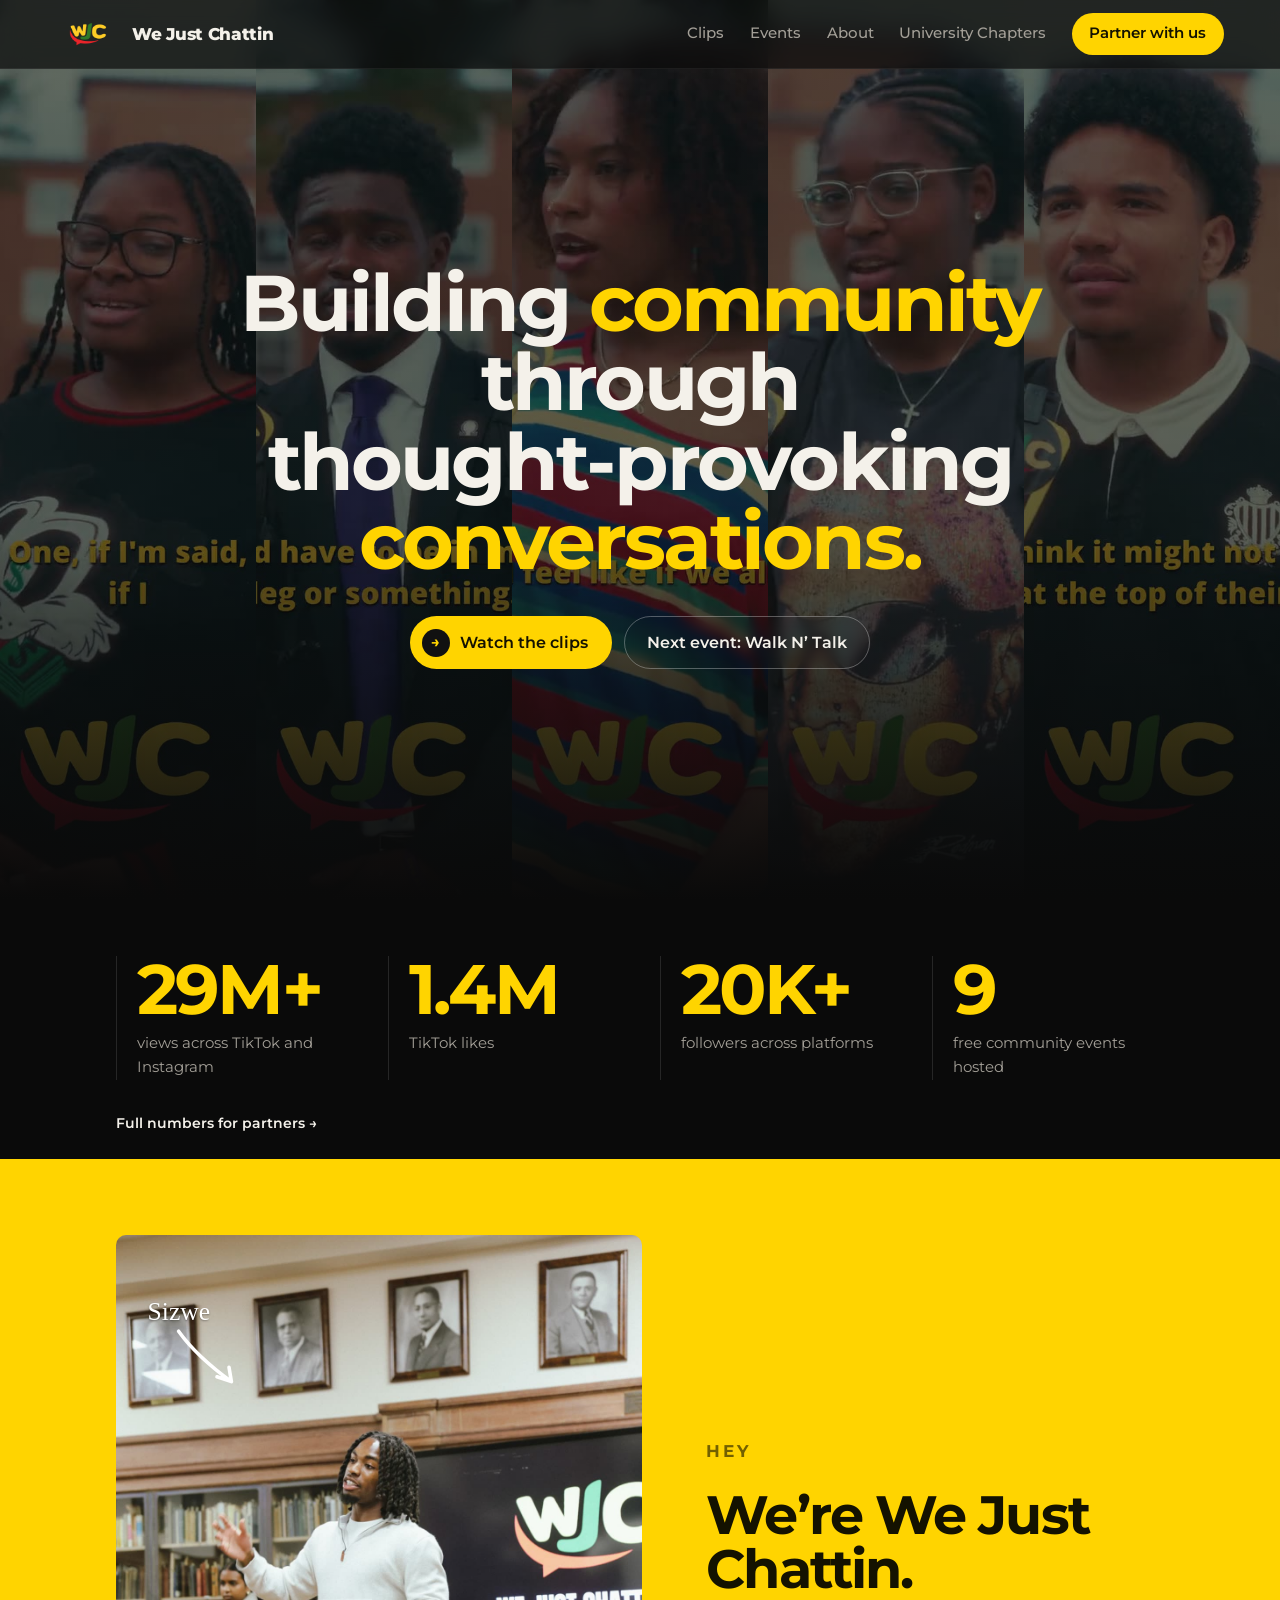
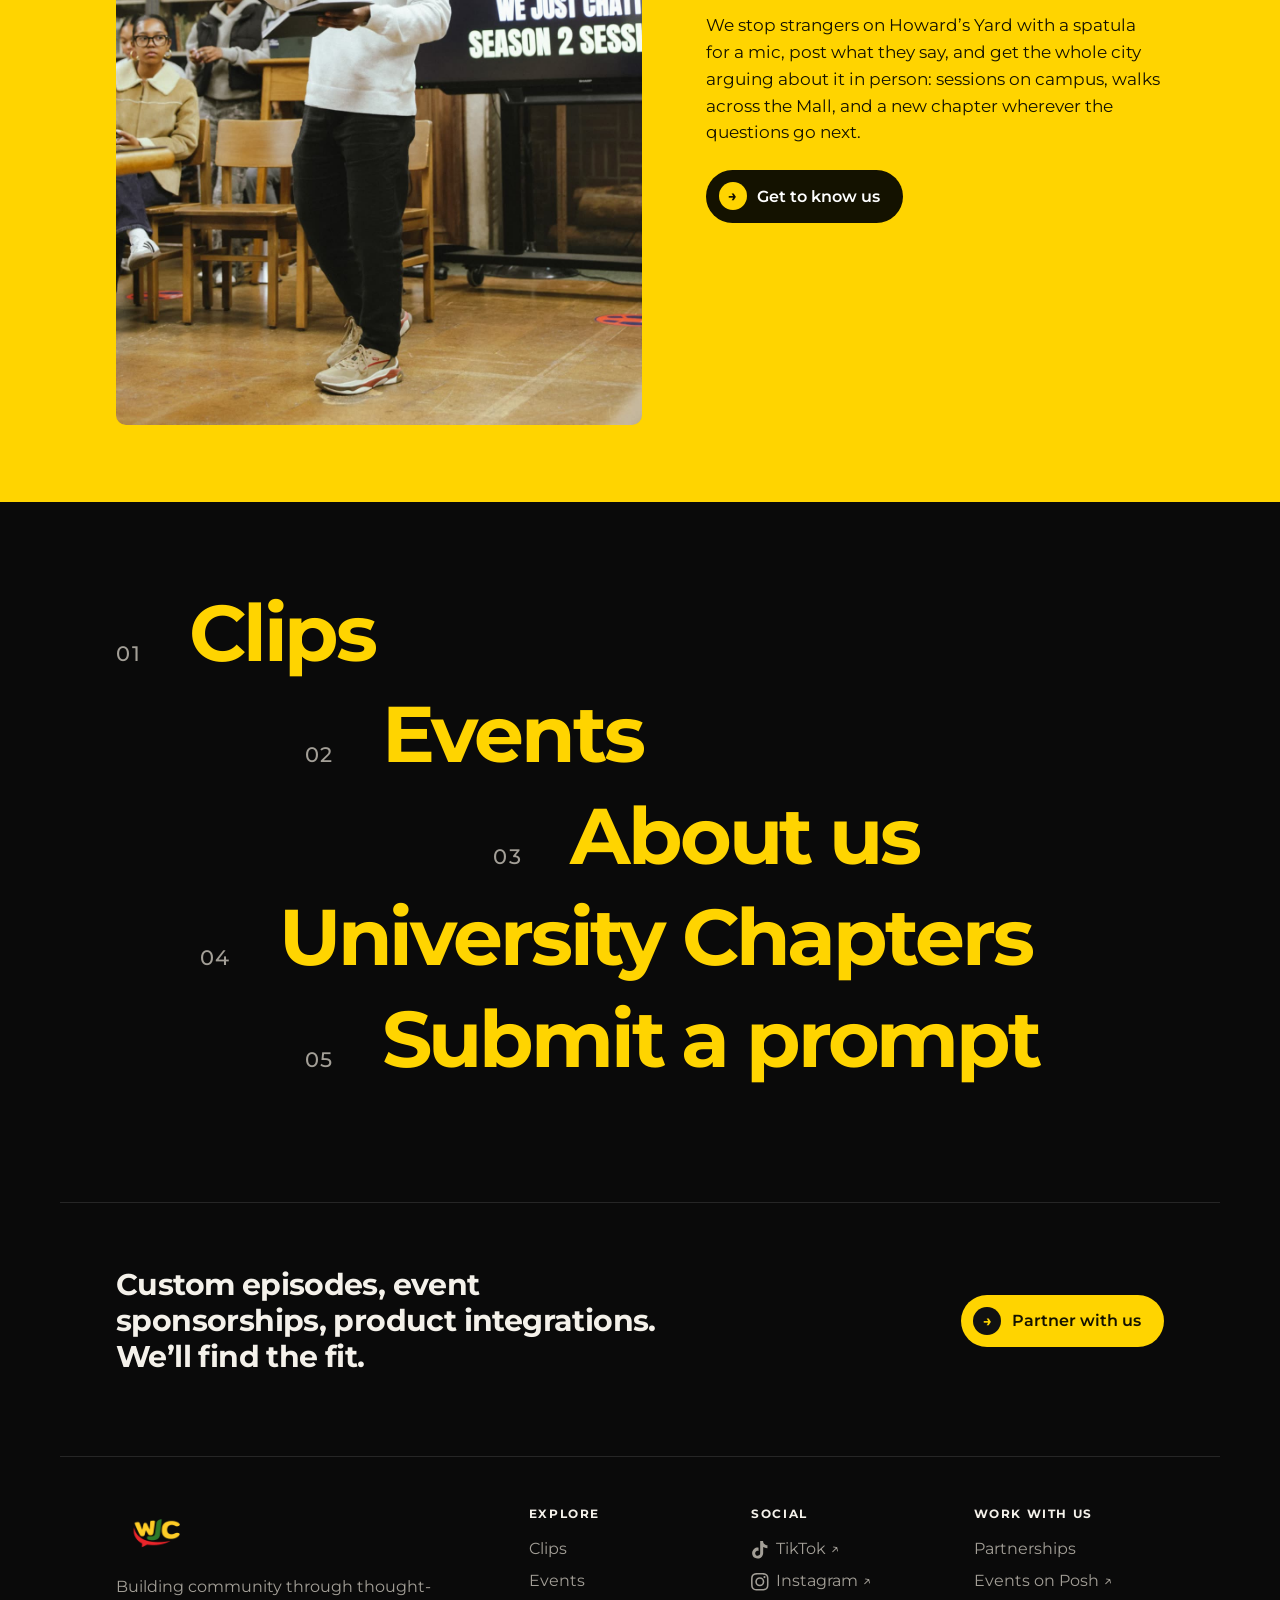
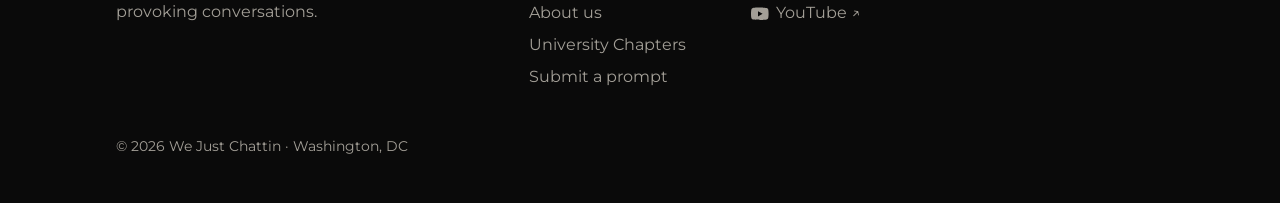
<file: index.html>
<!doctype html>
<html lang="en">
<head>
  <meta charset="utf-8">
  <meta name="viewport" content="width=device-width, initial-scale=1">
  <title>We Just Chattin</title>
  <meta name="description" content="We Just Chattin builds community through thought-provoking conversations. Street interviews, live rooms and walk clubs in the DMV.">
  <meta property="og:title" content="We Just Chattin">
  <meta property="og:description" content="We Just Chattin builds community through thought-provoking conversations. Street interviews, live rooms and walk clubs in the DMV.">
  <meta property="og:image" content="assets/logo.png">
  <link rel="icon" href="assets/logo.png">
  <link rel="preconnect" href="https://fonts.googleapis.com">
  <link href="https://fonts.googleapis.com/css2?family=Montserrat:wght@500;600;700;800;900&family=Permanent+Marker&display=swap" rel="stylesheet">
  <link rel="stylesheet" href="styles.css?v=28">
</head>
<body>
  <header class="nav">
    <a class="brand" href="index.html"><img src="assets/logo.png" alt=""><span>We Just Chattin</span></a>
    <button class="menu-btn" aria-label="Open menu" aria-expanded="false">☰</button>
    <nav>
      <a href="clips.html">Clips</a>
      <a href="events.html">Events</a>
      <a href="about.html">About</a>
      <a href="chapters/">University Chapters</a>
      <a href="partnerships.html" class="nav-cta">Partner with us</a>
    </nav>
  </header>

  <main>
    <!-- HERO: full-bleed video wall (Atlas / Rox) + centered serif statement (Grail) -->
    <section class="hero">
      <div class="wall" aria-hidden="true">
        <video autoplay muted loop playsinline preload="auto" poster="assets/hero/wall-1.jpg"><source src="assets/hero/wall-1.mp4" type="video/mp4"></video>
        <video autoplay muted loop playsinline preload="auto" poster="assets/hero/wall-2.jpg"><source src="assets/hero/wall-2.mp4" type="video/mp4"></video>
        <video autoplay muted loop playsinline preload="auto" poster="assets/hero/wall-3.jpg"><source src="assets/hero/wall-3.mp4" type="video/mp4"></video>
        <video autoplay muted loop playsinline preload="auto" poster="assets/hero/wall-4.jpg"><source src="assets/hero/wall-4.mp4" type="video/mp4"></video>
        <video autoplay muted loop playsinline preload="auto" poster="assets/hero/wall-5.jpg"><source src="assets/hero/wall-5.mp4" type="video/mp4"></video>
      </div>
      <div class="hero-inner">
        <h1>Building <em>community</em> through thought&#8209;provoking <em>conversations.</em></h1>
        <div class="actions center">
          <a class="btn primary" href="clips.html">Watch the clips</a>
          <a class="btn ghost" href="events.html">Next event: Walk N&rsquo; Talk</a>
        </div>
      </div>
    </section>

    <!-- STATS (real numbers, pulled Nov 15 2026; Instagram from the WJC Instagram Reels Tracker sheet: 15.3M reels + 2.7M posts/carousels) -->
    <section class="stats">
      <div class="stat"><strong>29M+</strong><span>views across TikTok and Instagram</span></div>
      <div class="stat"><strong>1.4M</strong><span>TikTok likes</span></div>
      <div class="stat"><strong>20K+</strong><span>followers across platforms</span></div>
      <div class="stat"><strong>9</strong><span>free community events hosted</span></div>
      <a class="stats-link" href="partnerships.html">Full numbers for partners →</a>
    </section>

    <!-- INTRO BAND: yellow, photo + a short hello -->
    <section class="band">
      <div class="band-inner">
        <figure class="photo-annot">
          <img src="assets/about/sizwe-session.jpg" alt="Sizwe hosting a session in Founders Library at Howard" loading="lazy" width="1200" height="1800">
          <span class="annot tl">Sizwe<svg viewBox="0 0 60 60" aria-hidden="true"><path d="M8 6c10 14 22 26 44 42M40 44l12 4-2-12" fill="none" stroke="currentColor" stroke-width="3" stroke-linecap="round" stroke-linejoin="round"/></svg></span>
        </figure>
        <div>
          <p class="label">Hey</p>
          <h2>We&rsquo;re We Just Chattin.</h2>
          <p>We stop strangers on Howard&rsquo;s Yard with a spatula for a mic, post what they say, and get the whole city arguing about it in person: sessions on campus, walks across the Mall, and a new chapter wherever the questions go next.</p>
          <a class="btn dark" href="about.html">Get to know us</a>
        </div>
      </div>
    </section>

    <!-- PAGE INDEX: big staggered links -->
    <nav class="section big-links" aria-label="Sections">
      <a href="clips.html"><span>01</span>Clips</a>
      <a href="events.html" class="mid"><span>02</span>Events</a>
      <a href="about.html" class="right"><span>03</span>About us</a>
      <a href="chapters/" class="in"><span>04</span>University Chapters</a>
      <a href="prompt.html" class="mid"><span>05</span>Submit a prompt</a>
    </nav>

    <!-- PARTNER CTA -->
    <section class="cta-band">
      <p>Custom episodes, event sponsorships, product integrations. We&rsquo;ll find the fit.</p>
      <a class="btn primary" href="partnerships.html">Partner with us</a>
    </section>
  </main>

  <footer>
    <div class="foot-grid">
      <div>
        <img class="foot-logo" src="assets/logo.png" alt="We Just Chattin">
        <p class="muted">Building community through thought-provoking conversations.</p>
      </div>
      <div>
        <p class="foot-h">Explore</p>
        <a href="clips.html">Clips</a>
        <a href="events.html">Events</a>
        <a href="about.html">About us</a>
        <a href="chapters/">University Chapters</a>
        <a href="prompt.html">Submit a prompt</a>
      </div>
      <div>
        <p class="foot-h">Social</p>
        <a href="https://www.tiktok.com/@wejchattin" target="_blank" rel="noopener"><svg class="icon" viewBox="0 0 24 24" aria-hidden="true"><path fill="currentColor" d="M12.53.02C13.84 0 15.14.01 16.44 0c.08 1.53.63 3.09 1.75 4.17 1.12 1.11 2.7 1.62 4.24 1.79v4.03c-1.44-.05-2.89-.35-4.2-.97-.57-.26-1.1-.59-1.62-.93-.01 2.92.01 5.84-.02 8.75-.08 1.4-.54 2.79-1.35 3.94-1.31 1.92-3.58 3.17-5.91 3.21-1.43.08-2.86-.31-4.08-1.03-2.02-1.19-3.44-3.37-3.65-5.71-.02-.5-.03-1-.01-1.49.18-1.9 1.12-3.72 2.58-4.96 1.66-1.44 3.98-2.13 6.15-1.72.02 1.48-.04 2.96-.04 4.44-.99-.32-2.15-.23-3.02.37-.63.41-1.11 1.04-1.36 1.75-.21.51-.15 1.07-.14 1.61.24 1.64 1.82 3.02 3.5 2.87 1.12-.01 2.19-.66 2.77-1.61.19-.33.4-.67.41-1.06.1-1.79.06-3.57.07-5.36.01-4.03-.01-8.05.02-12.07z"/></svg>TikTok ↗</a>
        <a href="https://www.instagram.com/wejchattin/" target="_blank" rel="noopener"><svg class="icon" viewBox="0 0 24 24" aria-hidden="true"><path fill="currentColor" d="M7.03.08C5.76.14 4.9.34 4.14.64c-.78.3-1.44.71-2.1 1.37C1.38 2.67.98 3.33.68 4.11.38 4.87.18 5.73.13 7c-.06 1.27-.07 1.68-.07 4.92 0 3.24.02 3.65.08 4.92.06 1.27.26 2.14.56 2.9.3.78.71 1.44 1.37 2.1.66.66 1.32 1.06 2.1 1.36.76.3 1.63.5 2.9.55 1.27.06 1.68.07 4.92.07s3.65-.02 4.92-.08c1.27-.06 2.14-.26 2.9-.56.78-.3 1.44-.71 2.1-1.37.66-.66 1.06-1.32 1.36-2.1.3-.76.5-1.63.55-2.9.06-1.27.07-1.68.07-4.92s-.02-3.65-.08-4.92c-.06-1.27-.26-2.14-.56-2.9-.3-.78-.71-1.44-1.37-2.1-.66-.66-1.32-1.06-2.1-1.36-.76-.3-1.63-.5-2.9-.55C15.65.01 15.24 0 12 0 8.76 0 8.35.02 7.03.08zm.15 21.65c-1.16-.05-1.8-.25-2.22-.41-.56-.22-.96-.48-1.38-.9-.42-.42-.68-.82-.9-1.38-.16-.42-.36-1.05-.41-2.22-.06-1.26-.07-1.63-.08-4.82 0-3.19 0-3.56.06-4.82.05-1.16.25-1.8.41-2.22.22-.56.48-.96.9-1.38.42-.42.82-.68 1.38-.9.42-.16 1.05-.36 2.22-.41 1.26-.06 1.63-.07 4.82-.08 3.19 0 3.56 0 4.82.06 1.16.05 1.8.25 2.22.41.56.22.96.48 1.38.9.42.42.68.82.9 1.38.16.42.36 1.05.41 2.22.06 1.26.07 1.63.08 4.82 0 3.19 0 3.56-.06 4.82-.05 1.16-.25 1.8-.41 2.22-.22.56-.48.96-.9 1.38-.42.42-.82.68-1.38.9-.42.16-1.05.36-2.22.41-1.26.06-1.63.07-4.82.08-3.19 0-3.56 0-4.82-.06zM16.95 5.6a1.44 1.44 0 1 0 2.88 0 1.44 1.44 0 0 0-2.88 0zM5.84 12.01a6.16 6.16 0 1 0 12.32-.02 6.16 6.16 0 0 0-12.32.02zM8 12a4 4 0 1 1 8 0 4 4 0 0 1-8 0z"/></svg>Instagram ↗</a>
        <a href="https://www.youtube.com/@WejChattin" target="_blank" rel="noopener"><svg class="icon" viewBox="0 0 24 24" aria-hidden="true"><path fill="currentColor" d="M23.5 6.19a3.02 3.02 0 0 0-2.12-2.14C19.5 3.55 12 3.55 12 3.55s-7.5 0-9.38.5A3.02 3.02 0 0 0 .5 6.19C0 8.07 0 12 0 12s0 3.93.5 5.81a3.02 3.02 0 0 0 2.12 2.14c1.88.5 9.38.5 9.38.5s7.5 0 9.38-.5a3.02 3.02 0 0 0 2.12-2.14C24 15.93 24 12 24 12s0-3.93-.5-5.81zM9.55 15.57V8.43L15.82 12l-6.27 3.57z"/></svg>YouTube ↗</a>
      </div>
      <div>
        <p class="foot-h">Work with us</p>
        <a href="partnerships.html">Partnerships</a>
        <a href="https://posh.vip/e/walk-n-talk-1" target="_blank" rel="noopener">Events on Posh ↗</a>
      </div>
    </div>
    <p class="copy">&copy; <span id="year"></span> We Just Chattin &middot; Washington, DC</p>
  </footer>

  <script src="site.js?v=17"></script>
</body>
</html>
</file>
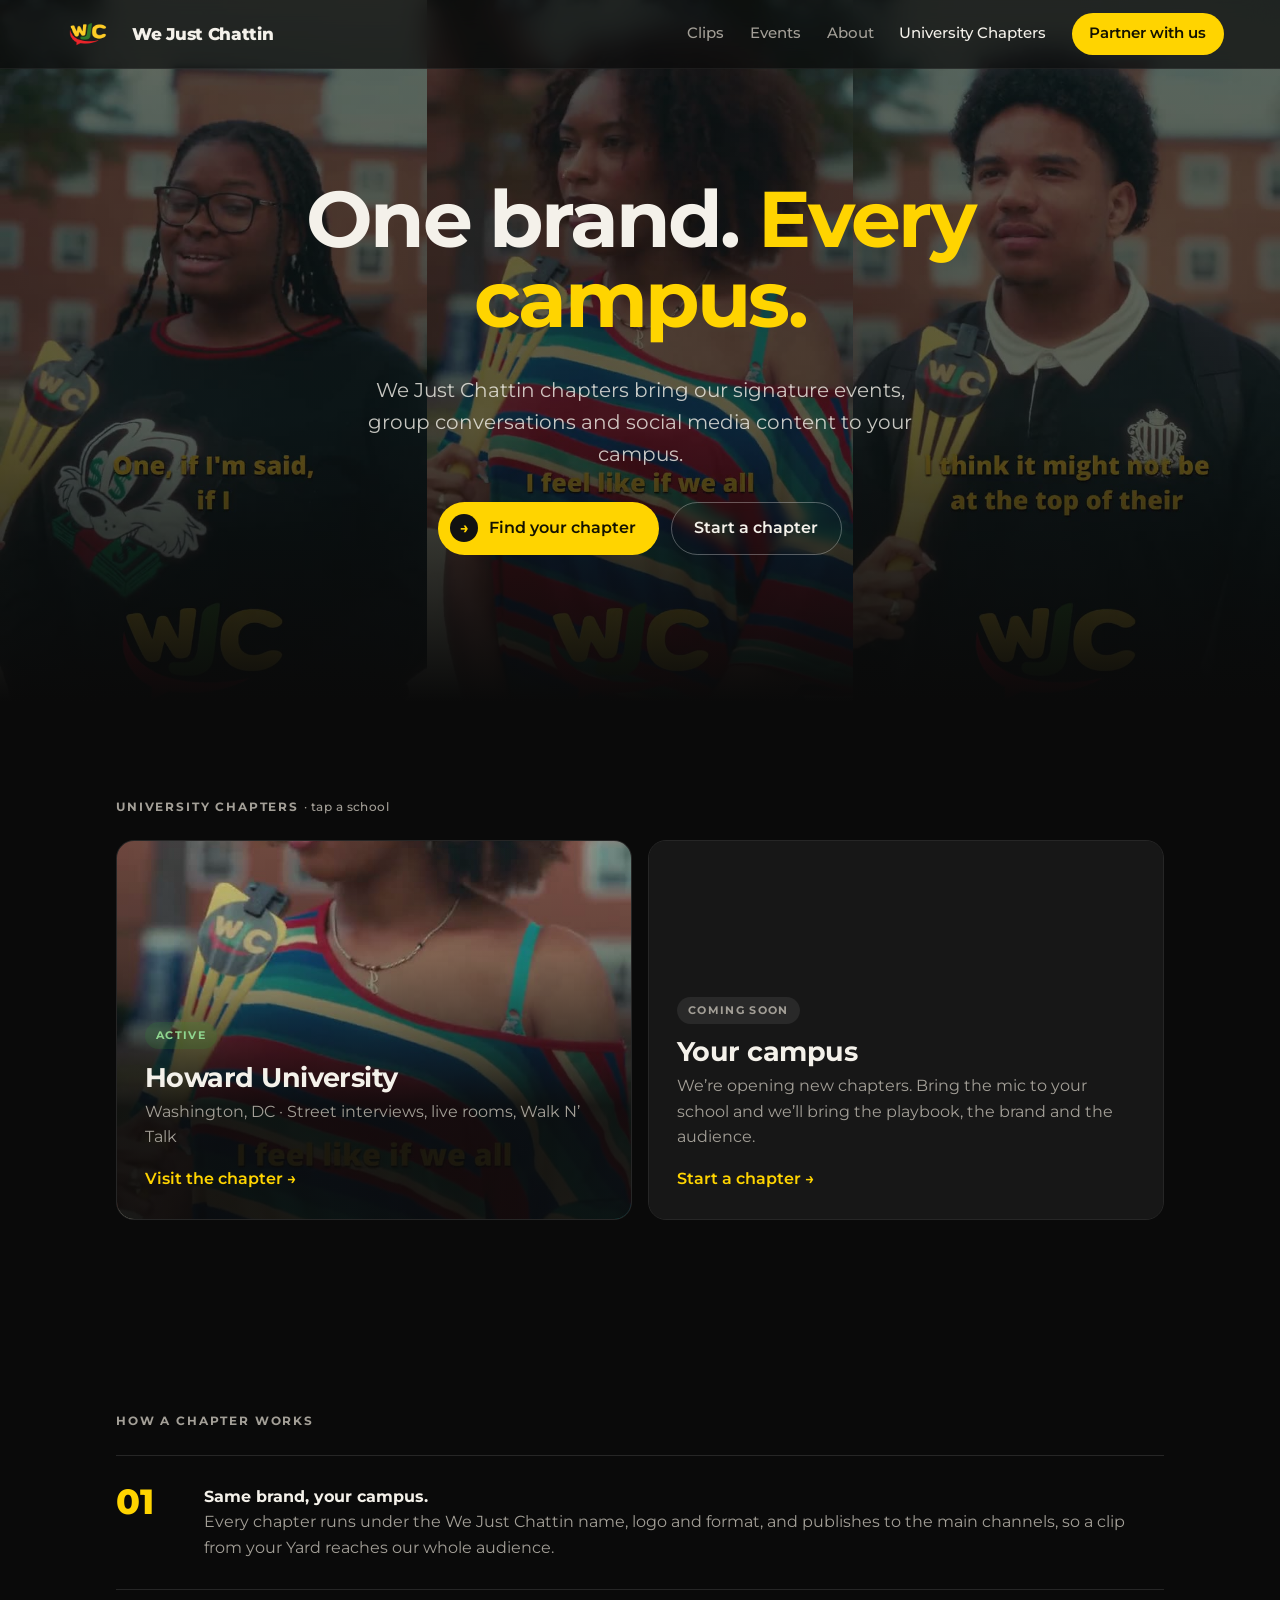
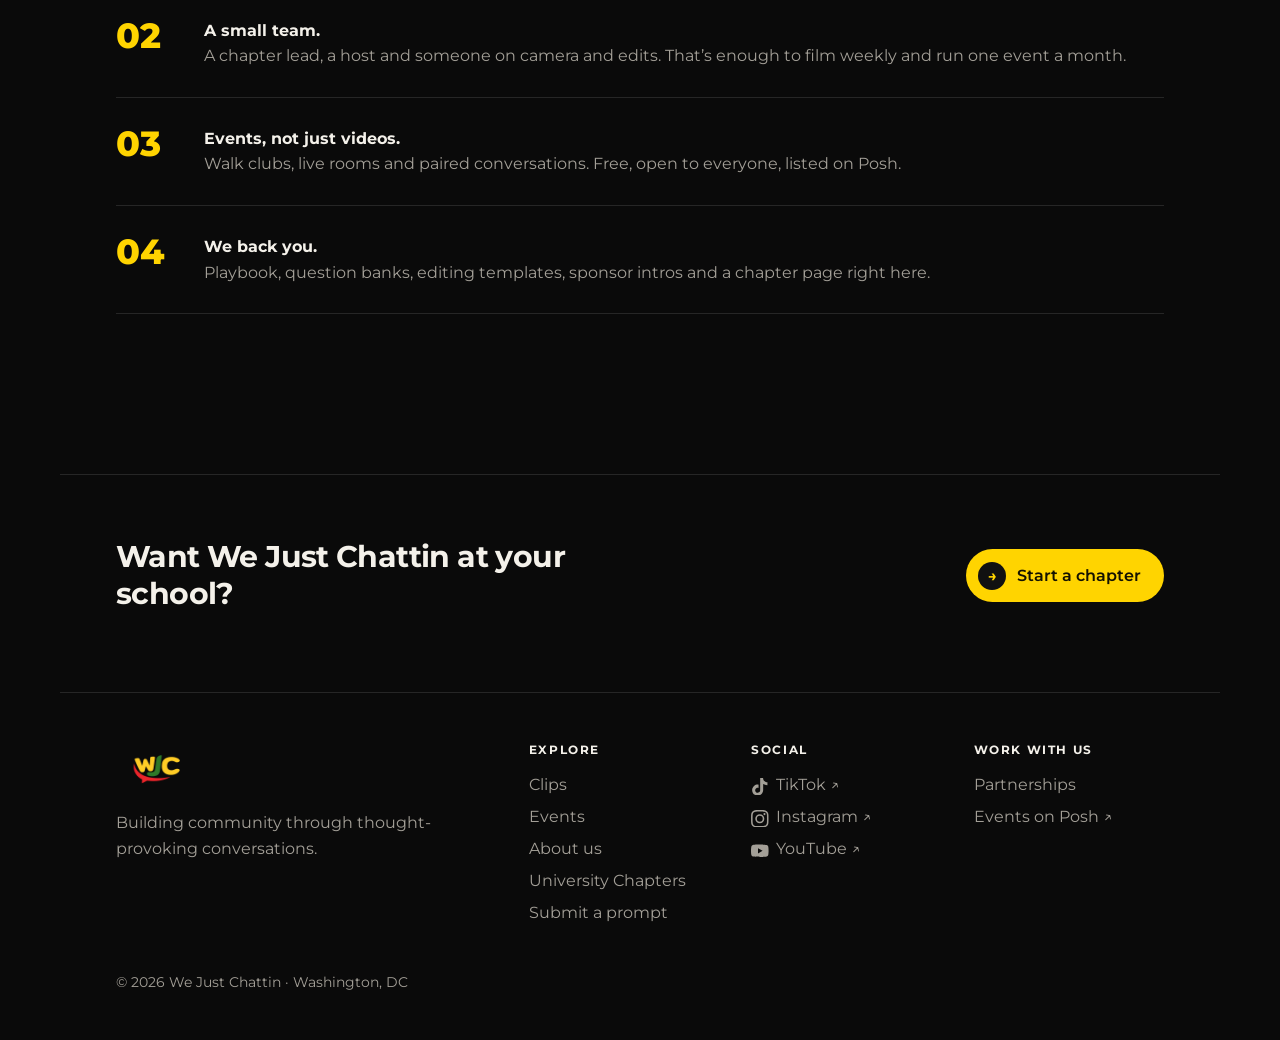
<file: chapters/index.html>
<!doctype html>
<html lang="en">
<head>
  <meta charset="utf-8">
  <meta name="viewport" content="width=device-width, initial-scale=1">
  <title>University Chapters · We Just Chattin</title>
  <meta name="description" content="We Just Chattin chapters bring our signature events, group conversations and social media content to your campus. Find your school or start a chapter.">
  <meta property="og:title" content="University Chapters · We Just Chattin">
  <meta property="og:description" content="We Just Chattin chapters bring our signature events, group conversations and social media content to your campus. Find your school or start a chapter.">
  <meta property="og:image" content="../assets/logo.png">
  <link rel="icon" href="../assets/logo.png">
  <link rel="preconnect" href="https://fonts.googleapis.com">
  <link href="https://fonts.googleapis.com/css2?family=Montserrat:wght@500;600;700;800;900&family=Permanent+Marker&display=swap" rel="stylesheet">
  <link rel="stylesheet" href="../styles.css?v=25">
</head>
<body>
  <header class="nav">
    <a class="brand" href="../index.html"><img src="../assets/logo.png" alt=""><span>We Just Chattin</span></a>
    <button class="menu-btn" aria-label="Open menu" aria-expanded="false">☰</button>
    <nav>
      <a href="../clips.html">Clips</a>
      <a href="../events.html">Events</a>
      <a href="../about.html">About</a>
      <a href="../chapters/" aria-current="page">University Chapters</a>
      <a href="../partnerships.html" class="nav-cta">Partner with us</a>
    </nav>
  </header>

  <main>
    <section class="hero short">
      <div class="wall three" aria-hidden="true">
        <video autoplay muted loop playsinline preload="auto" poster="../assets/hero/wall-1.jpg"><source src="../assets/hero/wall-1.mp4" type="video/mp4"></video>
        <video autoplay muted loop playsinline preload="auto" poster="../assets/hero/wall-3.jpg"><source src="../assets/hero/wall-3.mp4" type="video/mp4"></video>
        <video autoplay muted loop playsinline preload="auto" poster="../assets/hero/wall-5.jpg"><source src="../assets/hero/wall-5.mp4" type="video/mp4"></video>
      </div>
      <div class="hero-inner">
        <h1>One brand. <em>Every campus.</em></h1>
        <p class="lede">We Just Chattin chapters bring our signature events, group conversations and social media content to your campus.</p>
        <div class="actions center">
          <a class="btn primary" href="#chapters">Find your chapter</a>
          <a class="btn ghost" href="mailto:hello@wejustchattin.com?subject=Start%20a%20We%20Just%20Chattin%20chapter">Start a chapter</a>
        </div>
      </div>
    </section>

    <section id="chapters" class="section">
      <p class="label">University Chapters <span>&middot; tap a school</span></p>
      <div class="chapters">
        <a class="chapter-card" href="howard.html">
          <img src="../assets/hero/wall-3.jpg" alt="" loading="lazy" width="720" height="1280">
          <div class="chapter-body">
            <span class="chip">Active</span>
            <h2>Howard University</h2>
            <p>Washington, DC &middot; Street interviews, live rooms, Walk N&rsquo; Talk</p>
            <span class="go">Visit the chapter →</span>
          </div>
        </a>
        <a class="chapter-card soon" href="mailto:hello@wejustchattin.com?subject=Start%20a%20We%20Just%20Chattin%20chapter">
          <div class="chapter-body">
            <span class="chip">Coming soon</span>
            <h2>Your campus</h2>
            <p>We&rsquo;re opening new chapters. Bring the mic to your school and we&rsquo;ll bring the playbook, the brand and the audience.</p>
            <span class="go">Start a chapter →</span>
          </div>
        </a>
      </div>
    </section>

    <section class="section">
      <p class="label">How a chapter works</p>
      <ol class="steps">
        <li><div><strong>Same brand, your campus.</strong><p>Every chapter runs under the We Just Chattin name, logo and format, and publishes to the main channels, so a clip from your Yard reaches our whole audience.</p></div></li>
        <li><div><strong>A small team.</strong><p>A chapter lead, a host and someone on camera and edits. That&rsquo;s enough to film weekly and run one event a month.</p></div></li>
        <li><div><strong>Events, not just videos.</strong><p>Walk clubs, live rooms and paired conversations. Free, open to everyone, listed on Posh.</p></div></li>
        <li><div><strong>We back you.</strong><p>Playbook, question banks, editing templates, sponsor intros and a chapter page right here.</p></div></li>
      </ol>
    </section>

    <section class="cta-band">
      <p>Want We Just Chattin at your school?</p>
      <a class="btn primary" href="mailto:hello@wejustchattin.com?subject=Start%20a%20We%20Just%20Chattin%20chapter">Start a chapter</a>
    </section>
  </main>

  <footer>
    <div class="foot-grid">
      <div>
        <img class="foot-logo" src="../assets/logo.png" alt="We Just Chattin">
        <p class="muted">Building community through thought-provoking conversations.</p>
      </div>
      <div>
        <p class="foot-h">Explore</p>
        <a href="../clips.html">Clips</a>
        <a href="../events.html">Events</a>
        <a href="../about.html">About us</a>
        <a href="../chapters/">University Chapters</a>
        <a href="../prompt.html">Submit a prompt</a>
      </div>
      <div>
        <p class="foot-h">Social</p>
        <a href="https://www.tiktok.com/@wejchattin" target="_blank" rel="noopener"><svg class="icon" viewBox="0 0 24 24" aria-hidden="true"><path fill="currentColor" d="M12.53.02C13.84 0 15.14.01 16.44 0c.08 1.53.63 3.09 1.75 4.17 1.12 1.11 2.7 1.62 4.24 1.79v4.03c-1.44-.05-2.89-.35-4.2-.97-.57-.26-1.1-.59-1.62-.93-.01 2.92.01 5.84-.02 8.75-.08 1.4-.54 2.79-1.35 3.94-1.31 1.92-3.58 3.17-5.91 3.21-1.43.08-2.86-.31-4.08-1.03-2.02-1.19-3.44-3.37-3.65-5.71-.02-.5-.03-1-.01-1.49.18-1.9 1.12-3.72 2.58-4.96 1.66-1.44 3.98-2.13 6.15-1.72.02 1.48-.04 2.96-.04 4.44-.99-.32-2.15-.23-3.02.37-.63.41-1.11 1.04-1.36 1.75-.21.51-.15 1.07-.14 1.61.24 1.64 1.82 3.02 3.5 2.87 1.12-.01 2.19-.66 2.77-1.61.19-.33.4-.67.41-1.06.1-1.79.06-3.57.07-5.36.01-4.03-.01-8.05.02-12.07z"/></svg>TikTok ↗</a>
        <a href="https://www.instagram.com/wejchattin/" target="_blank" rel="noopener"><svg class="icon" viewBox="0 0 24 24" aria-hidden="true"><path fill="currentColor" d="M7.03.08C5.76.14 4.9.34 4.14.64c-.78.3-1.44.71-2.1 1.37C1.38 2.67.98 3.33.68 4.11.38 4.87.18 5.73.13 7c-.06 1.27-.07 1.68-.07 4.92 0 3.24.02 3.65.08 4.92.06 1.27.26 2.14.56 2.9.3.78.71 1.44 1.37 2.1.66.66 1.32 1.06 2.1 1.36.76.3 1.63.5 2.9.55 1.27.06 1.68.07 4.92.07s3.65-.02 4.92-.08c1.27-.06 2.14-.26 2.9-.56.78-.3 1.44-.71 2.1-1.37.66-.66 1.06-1.32 1.36-2.1.3-.76.5-1.63.55-2.9.06-1.27.07-1.68.07-4.92s-.02-3.65-.08-4.92c-.06-1.27-.26-2.14-.56-2.9-.3-.78-.71-1.44-1.37-2.1-.66-.66-1.32-1.06-2.1-1.36-.76-.3-1.63-.5-2.9-.55C15.65.01 15.24 0 12 0 8.76 0 8.35.02 7.03.08zm.15 21.65c-1.16-.05-1.8-.25-2.22-.41-.56-.22-.96-.48-1.38-.9-.42-.42-.68-.82-.9-1.38-.16-.42-.36-1.05-.41-2.22-.06-1.26-.07-1.63-.08-4.82 0-3.19 0-3.56.06-4.82.05-1.16.25-1.8.41-2.22.22-.56.48-.96.9-1.38.42-.42.82-.68 1.38-.9.42-.16 1.05-.36 2.22-.41 1.26-.06 1.63-.07 4.82-.08 3.19 0 3.56 0 4.82.06 1.16.05 1.8.25 2.22.41.56.22.96.48 1.38.9.42.42.68.82.9 1.38.16.42.36 1.05.41 2.22.06 1.26.07 1.63.08 4.82 0 3.19 0 3.56-.06 4.82-.05 1.16-.25 1.8-.41 2.22-.22.56-.48.96-.9 1.38-.42.42-.82.68-1.38.9-.42.16-1.05.36-2.22.41-1.26.06-1.63.07-4.82.08-3.19 0-3.56 0-4.82-.06zM16.95 5.6a1.44 1.44 0 1 0 2.88 0 1.44 1.44 0 0 0-2.88 0zM5.84 12.01a6.16 6.16 0 1 0 12.32-.02 6.16 6.16 0 0 0-12.32.02zM8 12a4 4 0 1 1 8 0 4 4 0 0 1-8 0z"/></svg>Instagram ↗</a>
        <a href="https://www.youtube.com/@WejChattin" target="_blank" rel="noopener"><svg class="icon" viewBox="0 0 24 24" aria-hidden="true"><path fill="currentColor" d="M23.5 6.19a3.02 3.02 0 0 0-2.12-2.14C19.5 3.55 12 3.55 12 3.55s-7.5 0-9.38.5A3.02 3.02 0 0 0 .5 6.19C0 8.07 0 12 0 12s0 3.93.5 5.81a3.02 3.02 0 0 0 2.12 2.14c1.88.5 9.38.5 9.38.5s7.5 0 9.38-.5a3.02 3.02 0 0 0 2.12-2.14C24 15.93 24 12 24 12s0-3.93-.5-5.81zM9.55 15.57V8.43L15.82 12l-6.27 3.57z"/></svg>YouTube ↗</a>
      </div>
      <div>
        <p class="foot-h">Work with us</p>
        <a href="../partnerships.html">Partnerships</a>
        <a href="https://posh.vip/e/walk-n-talk-1" target="_blank" rel="noopener">Events on Posh ↗</a>
      </div>
    </div>
    <p class="copy">&copy; <span id="year"></span> We Just Chattin &middot; Washington, DC</p>
  </footer>

  <script src="../site.js?v=17"></script>
</body>
</html>
</file>
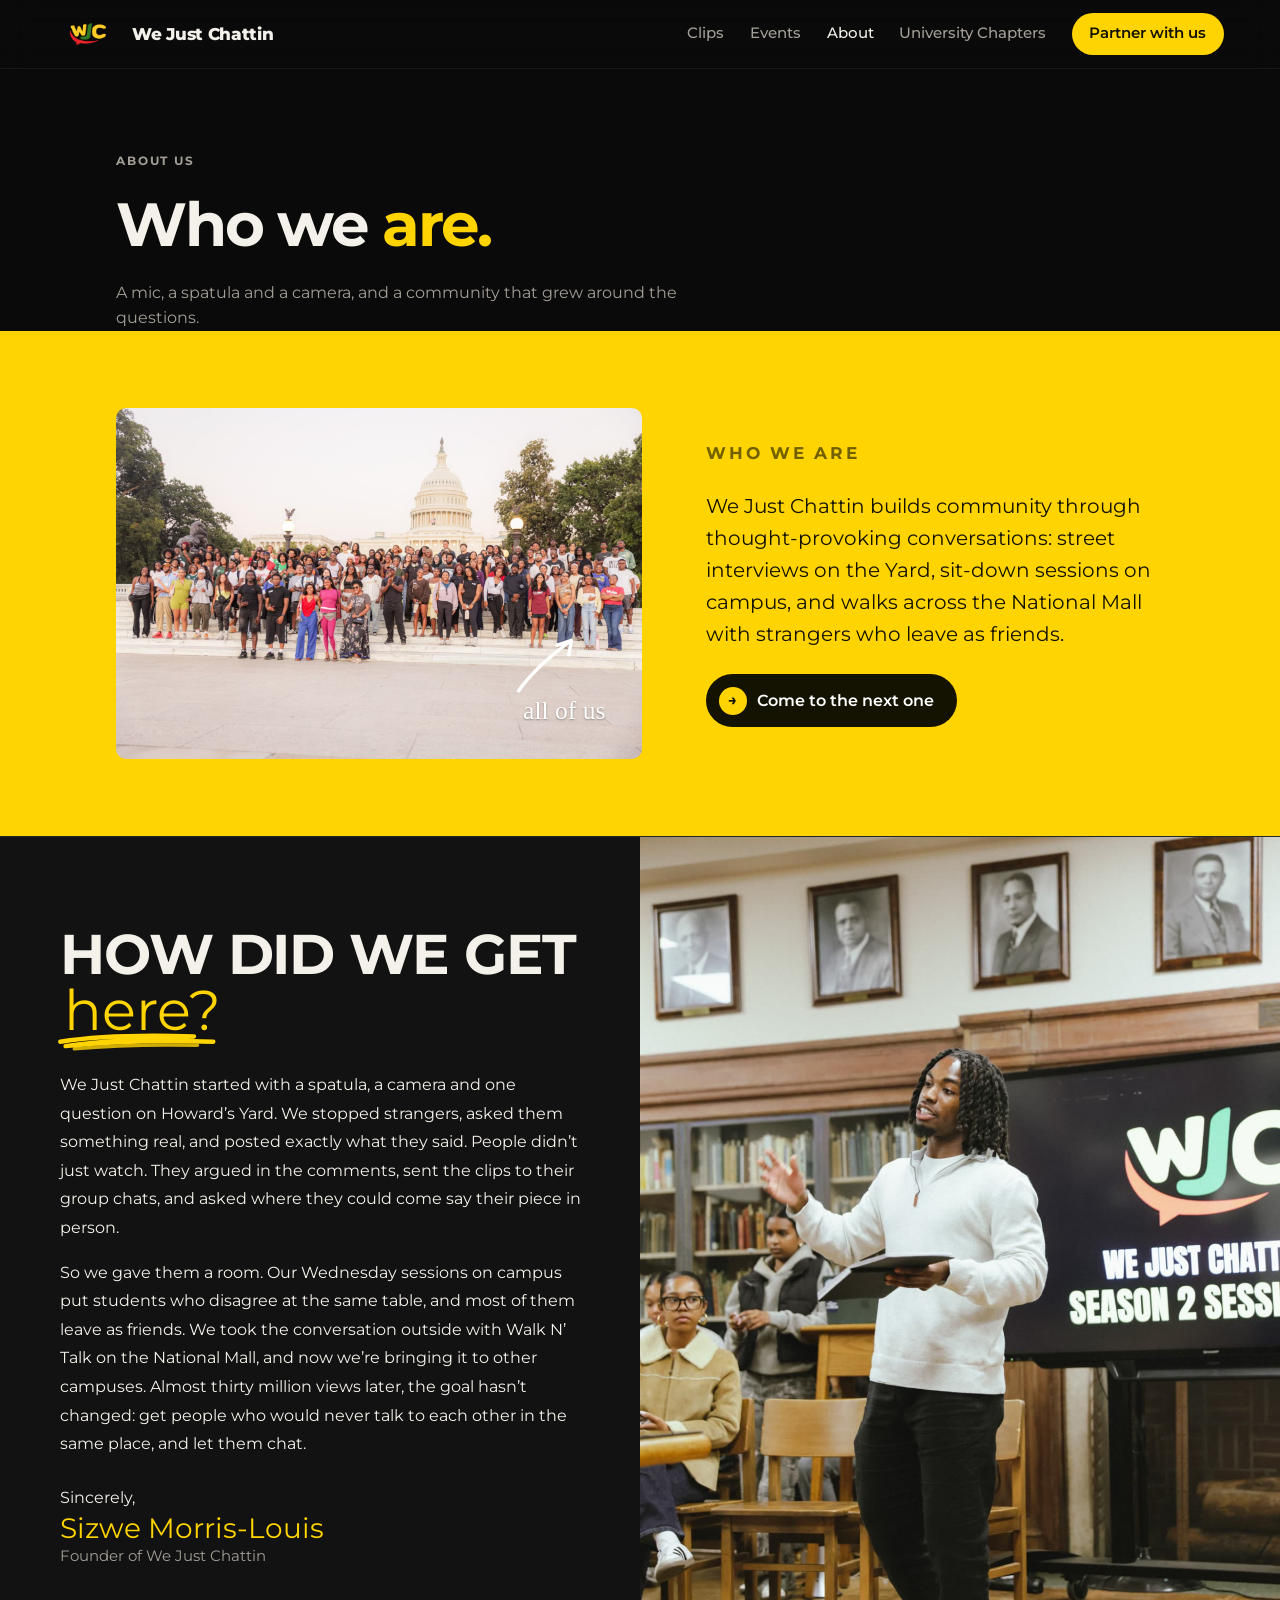
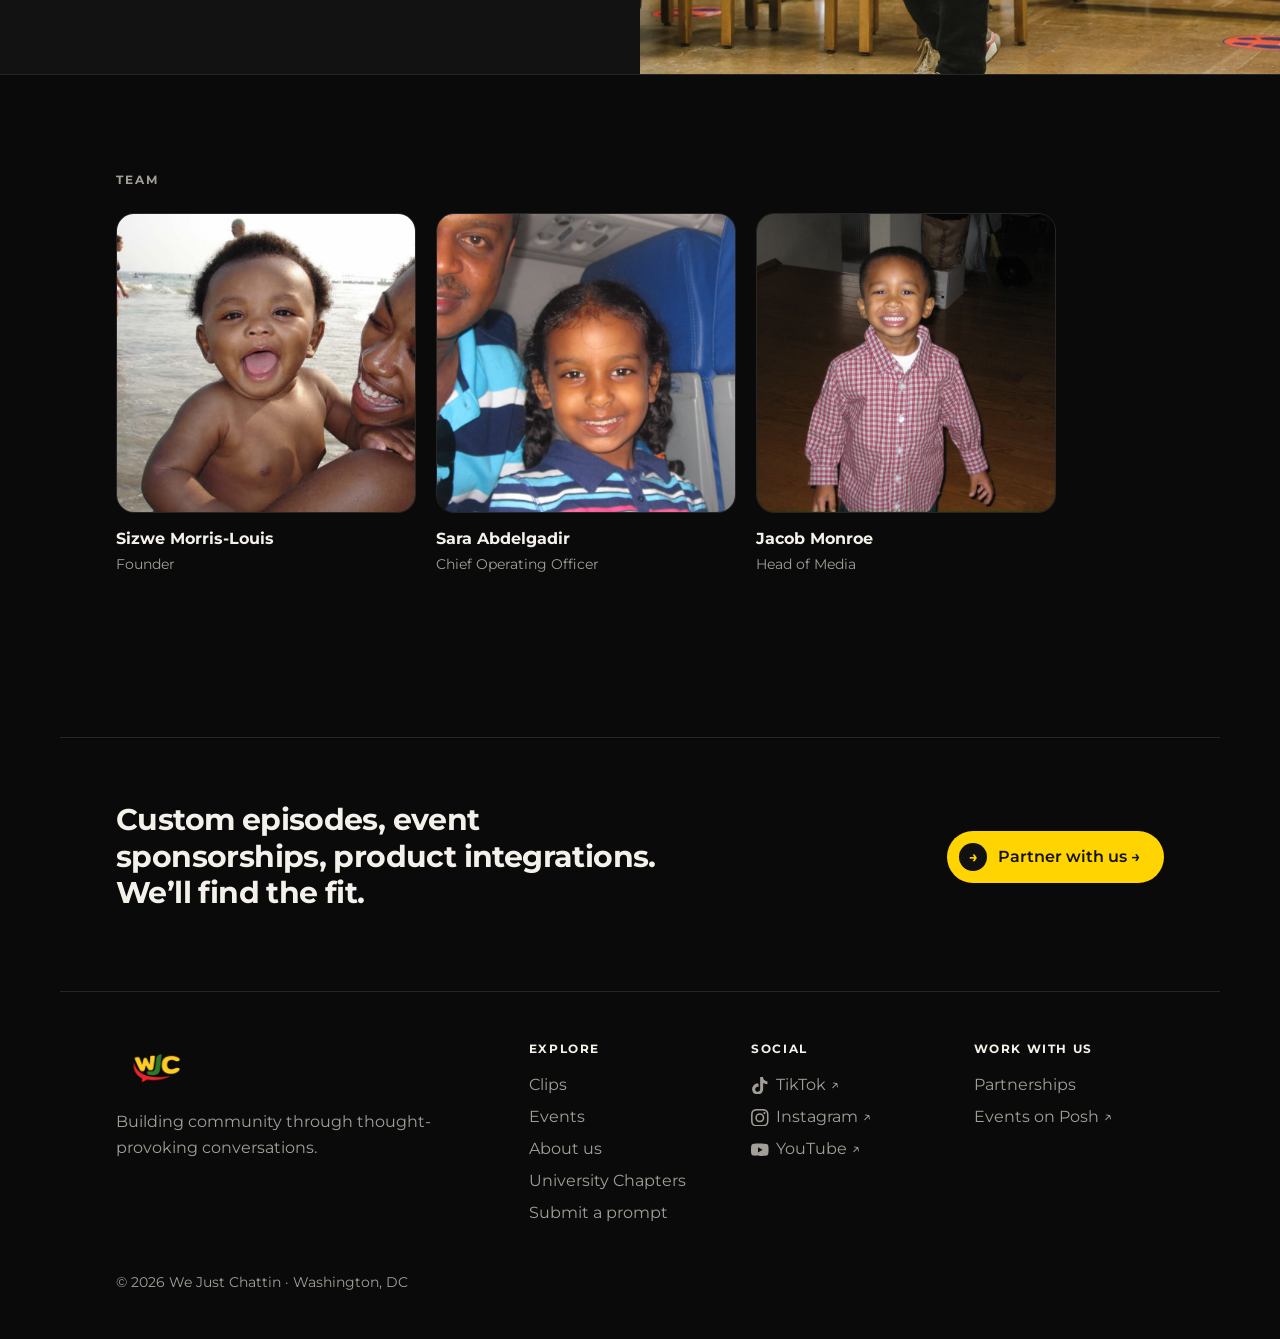
<file: about.html>
<!doctype html>
<html lang="en">
<head>
  <meta charset="utf-8">
  <meta name="viewport" content="width=device-width, initial-scale=1">
  <title>About us · We Just Chattin</title>
  <meta name="description" content="Who We Just Chattin is, how it started on Howard’s campus, and the team behind it.">
  <meta property="og:title" content="About us · We Just Chattin">
  <meta property="og:description" content="Who We Just Chattin is, how it started on Howard’s campus, and the team behind it.">
  <meta property="og:image" content="assets/logo.png">
  <link rel="icon" href="assets/logo.png">
  <link rel="preconnect" href="https://fonts.googleapis.com">
  <link href="https://fonts.googleapis.com/css2?family=Montserrat:wght@500;600;700;800;900&family=Permanent+Marker&display=swap" rel="stylesheet">
  <link rel="stylesheet" href="styles.css?v=28">
</head>
<body>
  <header class="nav">
    <a class="brand" href="index.html"><img src="assets/logo.png" alt=""><span>We Just Chattin</span></a>
    <button class="menu-btn" aria-label="Open menu" aria-expanded="false">☰</button>
    <nav>
      <a href="clips.html">Clips</a>
      <a href="events.html">Events</a>
      <a href="about.html" aria-current="page">About</a>
      <a href="chapters/">University Chapters</a>
      <a href="partnerships.html" class="nav-cta">Partner with us</a>
    </nav>
  </header>

  <main>
    <section class="section page-head">
      <p class="label">About us</p>
      <h1 class="display">Who we <em>are.</em></h1>
      <p class="section-lede">A mic, a spatula and a camera, and a community that grew around the questions.</p>
    </section>

    <!-- ABOUT US: yellow band, group photo + mission paragraph (placeholder until the team sends it) -->
    <section class="band">
      <div class="band-inner">
        <figure class="photo-annot">
          <!-- GROUP PHOTO: swap for the We Just Chattin team group photo when available -->
          <img src="assets/events/walk-n-talk-sep16.jpg" alt="The We Just Chattin community on the Capitol steps after Walk N’ Talk" width="1600" height="1067">
          <span class="annot br">all of us<svg viewBox="0 0 60 60" aria-hidden="true"><path d="M8 6c10 14 22 26 44 42M40 44l12 4-2-12" fill="none" stroke="currentColor" stroke-width="3" stroke-linecap="round" stroke-linejoin="round"/></svg></span>
        </figure>
        <div>
          <p class="label">Who we are</p>
          <!-- MISSION PARAGRAPH: replace this with the team’s paragraph (who we are, our mission, what We Just Chattin is about) -->
          <p class="mission-text">We Just Chattin builds community through thought-provoking conversations: street interviews on the Yard, sit-down sessions on campus, and walks across the National Mall with strangers who leave as friends.</p>
          <a class="btn dark" href="events.html">Come to the next one</a>
        </div>
      </div>
    </section>

    <!-- ABOUT: founder letter (Jubilee-style split) -->
    <section id="about" class="about">
      <div class="about-text">
        <div class="about-inner">
          <h2>How did we get <span class="hand">here?<svg viewBox="0 0 200 26" aria-hidden="true"><path d="M6 12c38-6 92-8 152-6-52 2-102 5-146 11 48-5 104-7 168-5" fill="none" stroke="currentColor" stroke-width="5" stroke-linecap="round" stroke-linejoin="round"/><path d="M22 20c44-4 90-5 140-4" fill="none" stroke="currentColor" stroke-width="4" stroke-linecap="round" opacity="0.8"/></svg></span></h2>
          <div class="about-letter">
            <p>We Just Chattin started with a spatula, a camera and one question on Howard&rsquo;s Yard. We stopped strangers, asked them something real, and posted exactly what they said. People didn&rsquo;t just watch. They argued in the comments, sent the clips to their group chats, and asked where they could come say their piece in person.</p>
            <p>So we gave them a room. Our Wednesday sessions on campus put students who disagree at the same table, and most of them leave as friends. We took the conversation outside with Walk N&rsquo; Talk on the National Mall, and now we&rsquo;re bringing it to other campuses. Almost thirty million views later, the goal hasn&rsquo;t changed: get people who would never talk to each other in the same place, and let them chat.</p>
          </div>
          <p class="about-sign">Sincerely,<span class="hand">Sizwe Morris-Louis</span><small>Founder of We Just Chattin</small></p>
        </div>
      </div>
      <div class="about-photo">
        <img src="assets/about/sizwe-session.jpg" alt="Sizwe Morris-Louis hosting a We Just Chattin Season 2 session in a Howard University library" loading="lazy" width="1200" height="1800">
      </div>
    </section>

    <!-- TEAM -->
    <section id="team" class="section">
      <p class="label">Team</p>
      <div class="team">
        <figure class="member"><img src="assets/team/sizwe.jpg" alt="Baby photo of Sizwe Morris-Louis with his mom at the beach"><figcaption><strong>Sizwe Morris-Louis</strong><span>Founder</span></figcaption></figure>
        <figure class="member"><img src="assets/team/sara.jpg" alt="Baby photo of Sara Abdelgadir on a plane"><figcaption><strong>Sara Abdelgadir</strong><span>Chief Operating Officer</span></figcaption></figure>
        <figure class="member"><img src="assets/team/jacob.jpg" alt="Baby photo of Jacob Monroe in a plaid shirt"><figcaption><strong>Jacob Monroe</strong><span>Head of Media</span></figcaption></figure>
      </div>
    </section>

    <!-- PARTNER CTA -->
    <section class="cta-band">
      <p>Custom episodes, event sponsorships, product integrations. We&rsquo;ll find the fit.</p>
      <a class="btn primary" href="partnerships.html">Partner with us →</a>
    </section>
  </main>

  <footer>
    <div class="foot-grid">
      <div>
        <img class="foot-logo" src="assets/logo.png" alt="We Just Chattin">
        <p class="muted">Building community through thought-provoking conversations.</p>
      </div>
      <div>
        <p class="foot-h">Explore</p>
        <a href="clips.html">Clips</a>
        <a href="events.html">Events</a>
        <a href="about.html">About us</a>
        <a href="chapters/">University Chapters</a>
        <a href="prompt.html">Submit a prompt</a>
      </div>
      <div>
        <p class="foot-h">Social</p>
        <a href="https://www.tiktok.com/@wejchattin" target="_blank" rel="noopener"><svg class="icon" viewBox="0 0 24 24" aria-hidden="true"><path fill="currentColor" d="M12.53.02C13.84 0 15.14.01 16.44 0c.08 1.53.63 3.09 1.75 4.17 1.12 1.11 2.7 1.62 4.24 1.79v4.03c-1.44-.05-2.89-.35-4.2-.97-.57-.26-1.1-.59-1.62-.93-.01 2.92.01 5.84-.02 8.75-.08 1.4-.54 2.79-1.35 3.94-1.31 1.92-3.58 3.17-5.91 3.21-1.43.08-2.86-.31-4.08-1.03-2.02-1.19-3.44-3.37-3.65-5.71-.02-.5-.03-1-.01-1.49.18-1.9 1.12-3.72 2.58-4.96 1.66-1.44 3.98-2.13 6.15-1.72.02 1.48-.04 2.96-.04 4.44-.99-.32-2.15-.23-3.02.37-.63.41-1.11 1.04-1.36 1.75-.21.51-.15 1.07-.14 1.61.24 1.64 1.82 3.02 3.5 2.87 1.12-.01 2.19-.66 2.77-1.61.19-.33.4-.67.41-1.06.1-1.79.06-3.57.07-5.36.01-4.03-.01-8.05.02-12.07z"/></svg>TikTok ↗</a>
        <a href="https://www.instagram.com/wejchattin/" target="_blank" rel="noopener"><svg class="icon" viewBox="0 0 24 24" aria-hidden="true"><path fill="currentColor" d="M7.03.08C5.76.14 4.9.34 4.14.64c-.78.3-1.44.71-2.1 1.37C1.38 2.67.98 3.33.68 4.11.38 4.87.18 5.73.13 7c-.06 1.27-.07 1.68-.07 4.92 0 3.24.02 3.65.08 4.92.06 1.27.26 2.14.56 2.9.3.78.71 1.44 1.37 2.1.66.66 1.32 1.06 2.1 1.36.76.3 1.63.5 2.9.55 1.27.06 1.68.07 4.92.07s3.65-.02 4.92-.08c1.27-.06 2.14-.26 2.9-.56.78-.3 1.44-.71 2.1-1.37.66-.66 1.06-1.32 1.36-2.1.3-.76.5-1.63.55-2.9.06-1.27.07-1.68.07-4.92s-.02-3.65-.08-4.92c-.06-1.27-.26-2.14-.56-2.9-.3-.78-.71-1.44-1.37-2.1-.66-.66-1.32-1.06-2.1-1.36-.76-.3-1.63-.5-2.9-.55C15.65.01 15.24 0 12 0 8.76 0 8.35.02 7.03.08zm.15 21.65c-1.16-.05-1.8-.25-2.22-.41-.56-.22-.96-.48-1.38-.9-.42-.42-.68-.82-.9-1.38-.16-.42-.36-1.05-.41-2.22-.06-1.26-.07-1.63-.08-4.82 0-3.19 0-3.56.06-4.82.05-1.16.25-1.8.41-2.22.22-.56.48-.96.9-1.38.42-.42.82-.68 1.38-.9.42-.16 1.05-.36 2.22-.41 1.26-.06 1.63-.07 4.82-.08 3.19 0 3.56 0 4.82.06 1.16.05 1.8.25 2.22.41.56.22.96.48 1.38.9.42.42.68.82.9 1.38.16.42.36 1.05.41 2.22.06 1.26.07 1.63.08 4.82 0 3.19 0 3.56-.06 4.82-.05 1.16-.25 1.8-.41 2.22-.22.56-.48.96-.9 1.38-.42.42-.82.68-1.38.9-.42.16-1.05.36-2.22.41-1.26.06-1.63.07-4.82.08-3.19 0-3.56 0-4.82-.06zM16.95 5.6a1.44 1.44 0 1 0 2.88 0 1.44 1.44 0 0 0-2.88 0zM5.84 12.01a6.16 6.16 0 1 0 12.32-.02 6.16 6.16 0 0 0-12.32.02zM8 12a4 4 0 1 1 8 0 4 4 0 0 1-8 0z"/></svg>Instagram ↗</a>
        <a href="https://www.youtube.com/@WejChattin" target="_blank" rel="noopener"><svg class="icon" viewBox="0 0 24 24" aria-hidden="true"><path fill="currentColor" d="M23.5 6.19a3.02 3.02 0 0 0-2.12-2.14C19.5 3.55 12 3.55 12 3.55s-7.5 0-9.38.5A3.02 3.02 0 0 0 .5 6.19C0 8.07 0 12 0 12s0 3.93.5 5.81a3.02 3.02 0 0 0 2.12 2.14c1.88.5 9.38.5 9.38.5s7.5 0 9.38-.5a3.02 3.02 0 0 0 2.12-2.14C24 15.93 24 12 24 12s0-3.93-.5-5.81zM9.55 15.57V8.43L15.82 12l-6.27 3.57z"/></svg>YouTube ↗</a>
      </div>
      <div>
        <p class="foot-h">Work with us</p>
        <a href="partnerships.html">Partnerships</a>
        <a href="https://posh.vip/e/walk-n-talk-1" target="_blank" rel="noopener">Events on Posh ↗</a>
      </div>
    </div>
    <p class="copy">&copy; <span id="year"></span> We Just Chattin &middot; Washington, DC</p>
  </footer>

  <script src="site.js?v=17"></script>
</body>
</html>
</file>
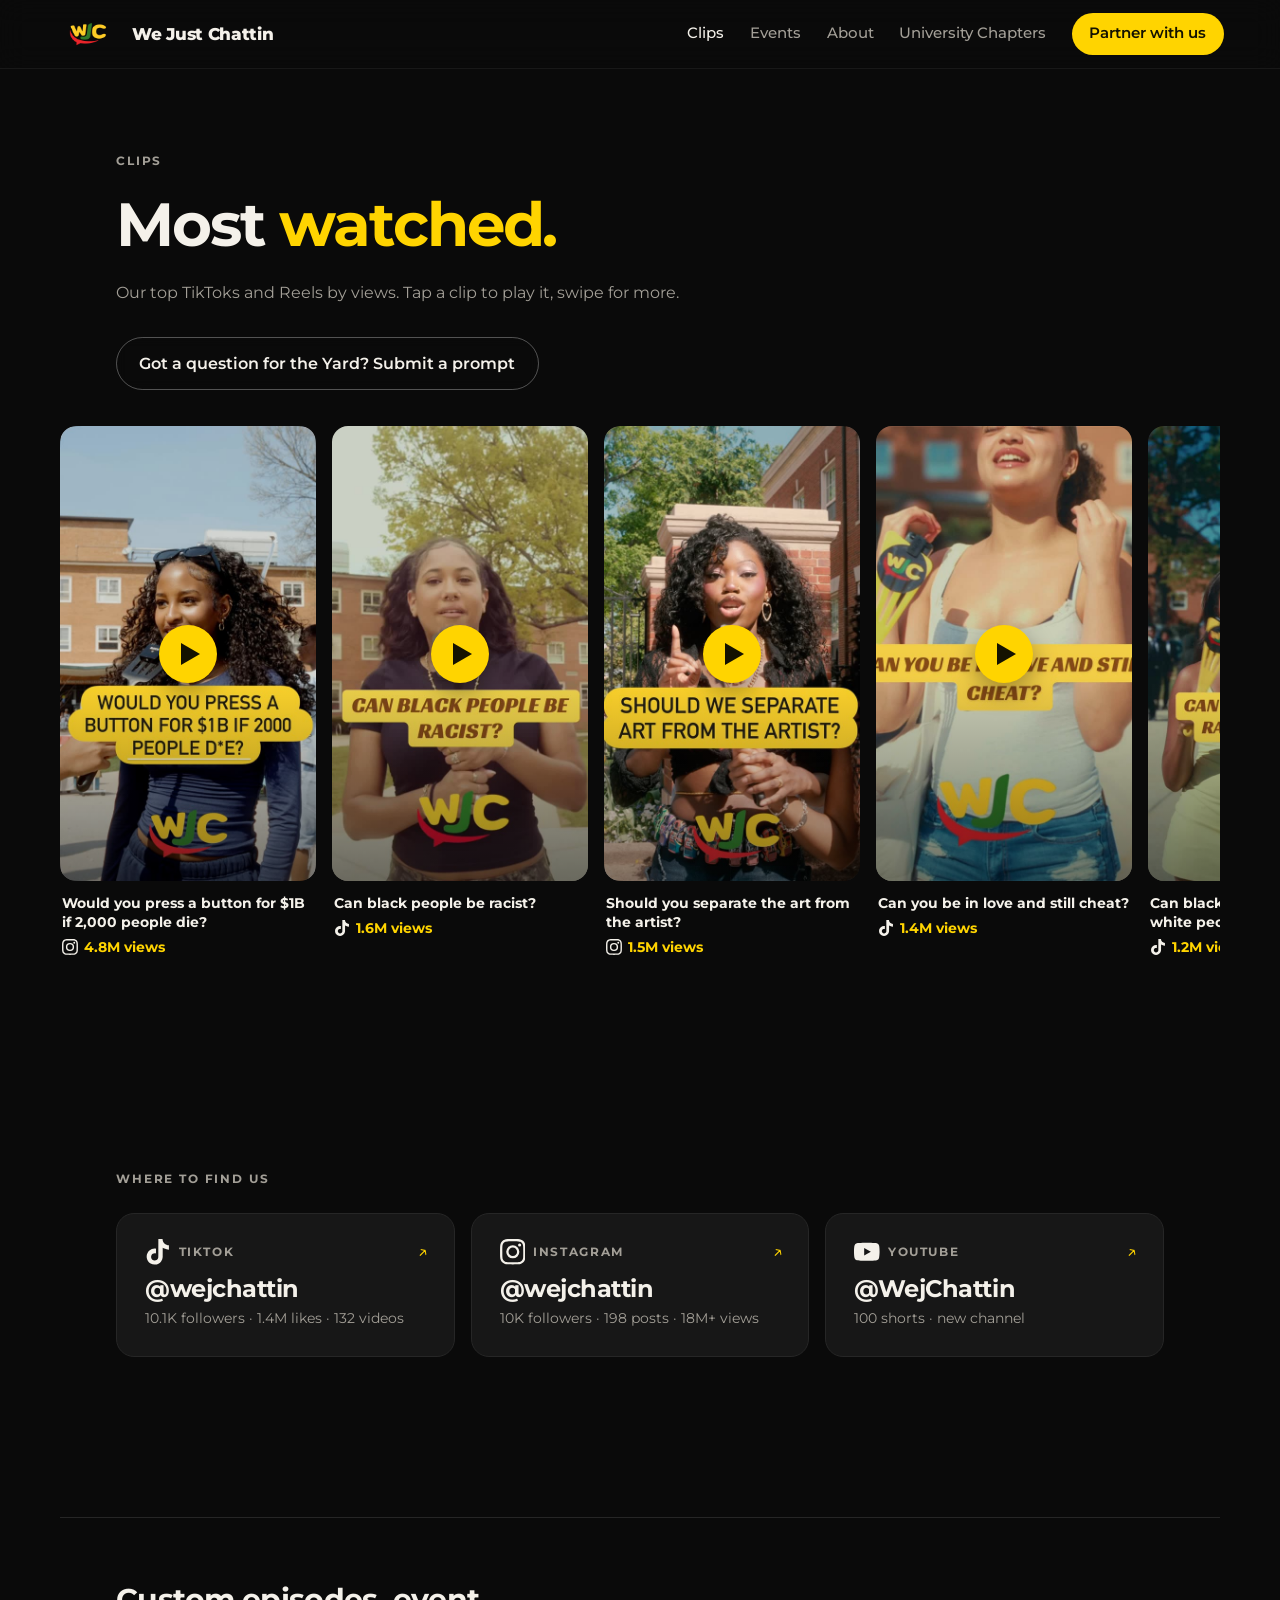
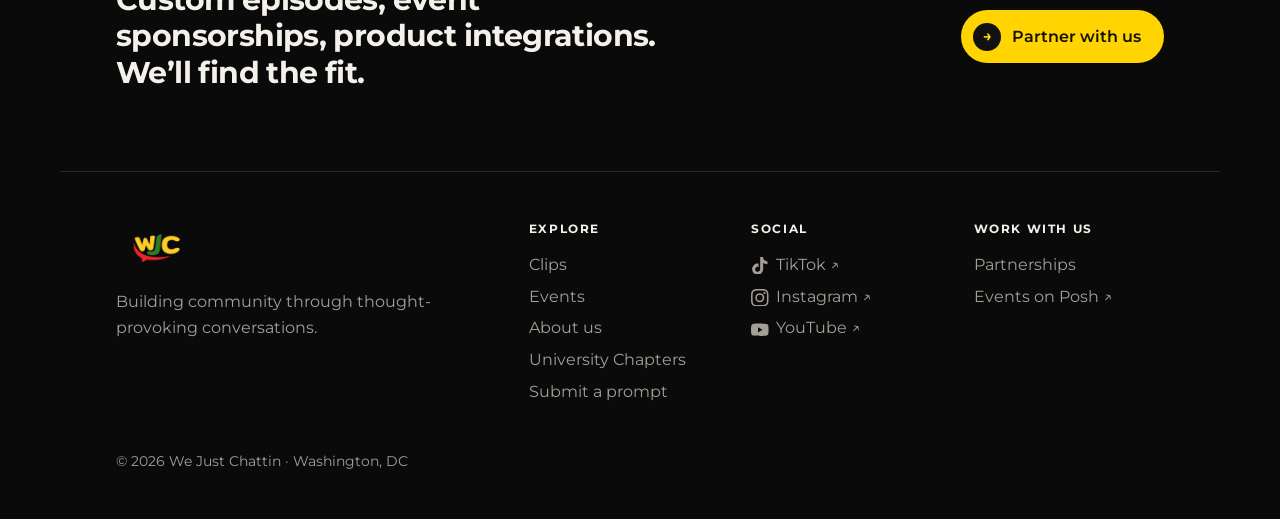
<file: clips.html>
<!doctype html>
<html lang="en">
<head>
  <meta charset="utf-8">
  <meta name="viewport" content="width=device-width, initial-scale=1">
  <title>Clips · We Just Chattin</title>
  <meta name="description" content="Our most-watched street interviews on TikTok and Instagram. Tap one to play.">
  <meta property="og:title" content="Clips · We Just Chattin">
  <meta property="og:description" content="Our most-watched street interviews on TikTok and Instagram. Tap one to play.">
  <meta property="og:image" content="assets/logo.png">
  <link rel="icon" href="assets/logo.png">
  <link rel="preconnect" href="https://fonts.googleapis.com">
  <link href="https://fonts.googleapis.com/css2?family=Montserrat:wght@500;600;700;800;900&family=Permanent+Marker&display=swap" rel="stylesheet">
  <link rel="stylesheet" href="styles.css?v=28">
</head>
<body>
  <header class="nav">
    <a class="brand" href="index.html"><img src="assets/logo.png" alt=""><span>We Just Chattin</span></a>
    <button class="menu-btn" aria-label="Open menu" aria-expanded="false">☰</button>
    <nav>
      <a href="clips.html" aria-current="page">Clips</a>
      <a href="events.html">Events</a>
      <a href="about.html">About</a>
      <a href="chapters/">University Chapters</a>
      <a href="partnerships.html" class="nav-cta">Partner with us</a>
    </nav>
  </header>

  <main>
    <section class="section page-head">
      <p class="label">Clips</p>
      <h1 class="display">Most <em>watched.</em></h1>
      <p class="section-lede">Our top TikToks and Reels by views. Tap a clip to play it, swipe for more.</p>
      <div class="actions"><a class="btn ghost" href="prompt.html">Got a question for the Yard? Submit a prompt</a></div>
    </section>

    <!-- CLIPS REEL -->
    <section id="clips" class="section clips-page">
      <div class="reel" id="reel">

        <figure class="tok instagram">
          <button class="tok-poster" type="button" data-embed="https://www.instagram.com/reel/DWrjRB9ifT7/embed/" data-platform="instagram" data-link="https://www.instagram.com/reel/DWrjRB9ifT7/" aria-label="Play: Would you press a button for $1B if 2,000 people die?">
            <img src="assets/top/ig-DWrjRB9ifT7.jpg" alt="" loading="lazy" width="540" height="960">
            <span class="play" aria-hidden="true"></span>
          </button>
          <figcaption><strong>Would you press a button for $1B if 2,000 people die?</strong><span class="plat"><svg class="icon" viewBox="0 0 24 24" aria-hidden="true"><path fill="currentColor" d="M7.03.08C5.76.14 4.9.34 4.14.64c-.78.3-1.44.71-2.1 1.37C1.38 2.67.98 3.33.68 4.11.38 4.87.18 5.73.13 7c-.06 1.27-.07 1.68-.07 4.92 0 3.24.02 3.65.08 4.92.06 1.27.26 2.14.56 2.9.3.78.71 1.44 1.37 2.1.66.66 1.32 1.06 2.1 1.36.76.3 1.63.5 2.9.55 1.27.06 1.68.07 4.92.07s3.65-.02 4.92-.08c1.27-.06 2.14-.26 2.9-.56.78-.3 1.44-.71 2.1-1.37.66-.66 1.06-1.32 1.36-2.1.3-.76.5-1.63.55-2.9.06-1.27.07-1.68.07-4.92s-.02-3.65-.08-4.92c-.06-1.27-.26-2.14-.56-2.9-.3-.78-.71-1.44-1.37-2.1-.66-.66-1.32-1.06-2.1-1.36-.76-.3-1.63-.5-2.9-.55C15.65.01 15.24 0 12 0 8.76 0 8.35.02 7.03.08zm.15 21.65c-1.16-.05-1.8-.25-2.22-.41-.56-.22-.96-.48-1.38-.9-.42-.42-.68-.82-.9-1.38-.16-.42-.36-1.05-.41-2.22-.06-1.26-.07-1.63-.08-4.82 0-3.19 0-3.56.06-4.82.05-1.16.25-1.8.41-2.22.22-.56.48-.96.9-1.38.42-.42.82-.68 1.38-.9.42-.16 1.05-.36 2.22-.41 1.26-.06 1.63-.07 4.82-.08 3.19 0 3.56 0 4.82.06 1.16.05 1.8.25 2.22.41.56.22.96.48 1.38.9.42.42.68.82.9 1.38.16.42.36 1.05.41 2.22.06 1.26.07 1.63.08 4.82 0 3.19 0 3.56-.06 4.82-.05 1.16-.25 1.8-.41 2.22-.22.56-.48.96-.9 1.38-.42.42-.82.68-1.38.9-.42.16-1.05.36-2.22.41-1.26.06-1.63.07-4.82.08-3.19 0-3.56 0-4.82-.06zM16.95 5.6a1.44 1.44 0 1 0 2.88 0 1.44 1.44 0 0 0-2.88 0zM5.84 12.01a6.16 6.16 0 1 0 12.32-.02 6.16 6.16 0 0 0-12.32.02zM8 12a4 4 0 1 1 8 0 4 4 0 0 1-8 0z"/></svg>4.8M views</span></figcaption>
        </figure>

        <figure class="tok tiktok">
          <button class="tok-poster" type="button" data-embed="https://www.tiktok.com/player/v1/7642048054261992735?autoplay=1&music_info=0&description=0&rel=0" data-platform="tiktok" data-link="https://www.tiktok.com/@wejchattin/video/7642048054261992735" aria-label="Play: Can black people be racist?">
            <img src="assets/top/tt-7642048054261992735.jpg" alt="" loading="lazy" width="540" height="960">
            <span class="play" aria-hidden="true"></span>
          </button>
          <figcaption><strong>Can black people be racist?</strong><span class="plat"><svg class="icon" viewBox="0 0 24 24" aria-hidden="true"><path fill="currentColor" d="M12.53.02C13.84 0 15.14.01 16.44 0c.08 1.53.63 3.09 1.75 4.17 1.12 1.11 2.7 1.62 4.24 1.79v4.03c-1.44-.05-2.89-.35-4.2-.97-.57-.26-1.1-.59-1.62-.93-.01 2.92.01 5.84-.02 8.75-.08 1.4-.54 2.79-1.35 3.94-1.31 1.92-3.58 3.17-5.91 3.21-1.43.08-2.86-.31-4.08-1.03-2.02-1.19-3.44-3.37-3.65-5.71-.02-.5-.03-1-.01-1.49.18-1.9 1.12-3.72 2.58-4.96 1.66-1.44 3.98-2.13 6.15-1.72.02 1.48-.04 2.96-.04 4.44-.99-.32-2.15-.23-3.02.37-.63.41-1.11 1.04-1.36 1.75-.21.51-.15 1.07-.14 1.61.24 1.64 1.82 3.02 3.5 2.87 1.12-.01 2.19-.66 2.77-1.61.19-.33.4-.67.41-1.06.1-1.79.06-3.57.07-5.36.01-4.03-.01-8.05.02-12.07z"/></svg>1.6M views</span></figcaption>
        </figure>
        <figure class="tok instagram">
          <button class="tok-poster" type="button" data-embed="https://www.instagram.com/reel/DXpH6iREdVc/embed/" data-platform="instagram" data-link="https://www.instagram.com/reel/DXpH6iREdVc/" aria-label="Play: Should you separate the art from the artist?">
            <img src="assets/top/ig-DXpH6iREdVc.jpg" alt="" loading="lazy" width="540" height="960">
            <span class="play" aria-hidden="true"></span>
          </button>
          <figcaption><strong>Should you separate the art from the artist?</strong><span class="plat"><svg class="icon" viewBox="0 0 24 24" aria-hidden="true"><path fill="currentColor" d="M7.03.08C5.76.14 4.9.34 4.14.64c-.78.3-1.44.71-2.1 1.37C1.38 2.67.98 3.33.68 4.11.38 4.87.18 5.73.13 7c-.06 1.27-.07 1.68-.07 4.92 0 3.24.02 3.65.08 4.92.06 1.27.26 2.14.56 2.9.3.78.71 1.44 1.37 2.1.66.66 1.32 1.06 2.1 1.36.76.3 1.63.5 2.9.55 1.27.06 1.68.07 4.92.07s3.65-.02 4.92-.08c1.27-.06 2.14-.26 2.9-.56.78-.3 1.44-.71 2.1-1.37.66-.66 1.06-1.32 1.36-2.1.3-.76.5-1.63.55-2.9.06-1.27.07-1.68.07-4.92s-.02-3.65-.08-4.92c-.06-1.27-.26-2.14-.56-2.9-.3-.78-.71-1.44-1.37-2.1-.66-.66-1.32-1.06-2.1-1.36-.76-.3-1.63-.5-2.9-.55C15.65.01 15.24 0 12 0 8.76 0 8.35.02 7.03.08zm.15 21.65c-1.16-.05-1.8-.25-2.22-.41-.56-.22-.96-.48-1.38-.9-.42-.42-.68-.82-.9-1.38-.16-.42-.36-1.05-.41-2.22-.06-1.26-.07-1.63-.08-4.82 0-3.19 0-3.56.06-4.82.05-1.16.25-1.8.41-2.22.22-.56.48-.96.9-1.38.42-.42.82-.68 1.38-.9.42-.16 1.05-.36 2.22-.41 1.26-.06 1.63-.07 4.82-.08 3.19 0 3.56 0 4.82.06 1.16.05 1.8.25 2.22.41.56.22.96.48 1.38.9.42.42.68.82.9 1.38.16.42.36 1.05.41 2.22.06 1.26.07 1.63.08 4.82 0 3.19 0 3.56-.06 4.82-.05 1.16-.25 1.8-.41 2.22-.22.56-.48.96-.9 1.38-.42.42-.82.68-1.38.9-.42.16-1.05.36-2.22.41-1.26.06-1.63.07-4.82.08-3.19 0-3.56 0-4.82-.06zM16.95 5.6a1.44 1.44 0 1 0 2.88 0 1.44 1.44 0 0 0-2.88 0zM5.84 12.01a6.16 6.16 0 1 0 12.32-.02 6.16 6.16 0 0 0-12.32.02zM8 12a4 4 0 1 1 8 0 4 4 0 0 1-8 0z"/></svg>1.5M views</span></figcaption>
        </figure>
        <figure class="tok tiktok">
          <button class="tok-poster" type="button" data-embed="https://www.tiktok.com/player/v1/7707706821695327502?autoplay=1&music_info=0&description=0&rel=0" data-platform="tiktok" data-link="https://www.tiktok.com/@wejchattin/video/7707706821695327502" aria-label="Play: Can you be in love and still cheat?">
            <img src="assets/top/tt-7707706821695327502.jpg" alt="" loading="lazy" width="540" height="960">
            <span class="play" aria-hidden="true"></span>
          </button>
          <figcaption><strong>Can you be in love and still cheat?</strong><span class="plat"><svg class="icon" viewBox="0 0 24 24" aria-hidden="true"><path fill="currentColor" d="M12.53.02C13.84 0 15.14.01 16.44 0c.08 1.53.63 3.09 1.75 4.17 1.12 1.11 2.7 1.62 4.24 1.79v4.03c-1.44-.05-2.89-.35-4.2-.97-.57-.26-1.1-.59-1.62-.93-.01 2.92.01 5.84-.02 8.75-.08 1.4-.54 2.79-1.35 3.94-1.31 1.92-3.58 3.17-5.91 3.21-1.43.08-2.86-.31-4.08-1.03-2.02-1.19-3.44-3.37-3.65-5.71-.02-.5-.03-1-.01-1.49.18-1.9 1.12-3.72 2.58-4.96 1.66-1.44 3.98-2.13 6.15-1.72.02 1.48-.04 2.96-.04 4.44-.99-.32-2.15-.23-3.02.37-.63.41-1.11 1.04-1.36 1.75-.21.51-.15 1.07-.14 1.61.24 1.64 1.82 3.02 3.5 2.87 1.12-.01 2.19-.66 2.77-1.61.19-.33.4-.67.41-1.06.1-1.79.06-3.57.07-5.36.01-4.03-.01-8.05.02-12.07z"/></svg>1.4M views</span></figcaption>
        </figure>
        <figure class="tok tiktok">
          <button class="tok-poster" type="button" data-embed="https://www.tiktok.com/player/v1/7695125012788923678?autoplay=1&music_info=0&description=0&rel=0" data-platform="tiktok" data-link="https://www.tiktok.com/@wejchattin/video/7695125012788923678" aria-label="Play: Can black people be racist to white people?">
            <img src="assets/top/tt-7695125012788923678.jpg" alt="" loading="lazy" width="540" height="960">
            <span class="play" aria-hidden="true"></span>
          </button>
          <figcaption><strong>Can black people be racist to white people?</strong><span class="plat"><svg class="icon" viewBox="0 0 24 24" aria-hidden="true"><path fill="currentColor" d="M12.53.02C13.84 0 15.14.01 16.44 0c.08 1.53.63 3.09 1.75 4.17 1.12 1.11 2.7 1.62 4.24 1.79v4.03c-1.44-.05-2.89-.35-4.2-.97-.57-.26-1.1-.59-1.62-.93-.01 2.92.01 5.84-.02 8.75-.08 1.4-.54 2.79-1.35 3.94-1.31 1.92-3.58 3.17-5.91 3.21-1.43.08-2.86-.31-4.08-1.03-2.02-1.19-3.44-3.37-3.65-5.71-.02-.5-.03-1-.01-1.49.18-1.9 1.12-3.72 2.58-4.96 1.66-1.44 3.98-2.13 6.15-1.72.02 1.48-.04 2.96-.04 4.44-.99-.32-2.15-.23-3.02.37-.63.41-1.11 1.04-1.36 1.75-.21.51-.15 1.07-.14 1.61.24 1.64 1.82 3.02 3.5 2.87 1.12-.01 2.19-.66 2.77-1.61.19-.33.4-.67.41-1.06.1-1.79.06-3.57.07-5.36.01-4.03-.01-8.05.02-12.07z"/></svg>1.2M views</span></figcaption>
        </figure>
        <figure class="tok tiktok">
          <button class="tok-poster" type="button" data-embed="https://www.tiktok.com/player/v1/7639075682445692191?autoplay=1&music_info=0&description=0&rel=0" data-platform="tiktok" data-link="https://www.tiktok.com/@wejchattin/video/7639075682445692191" aria-label="Play: Is acting white a real thing?">
            <img src="assets/top/tt-7639075682445692191.jpg" alt="" loading="lazy" width="540" height="960">
            <span class="play" aria-hidden="true"></span>
          </button>
          <figcaption><strong>Is acting white a real thing?</strong><span class="plat"><svg class="icon" viewBox="0 0 24 24" aria-hidden="true"><path fill="currentColor" d="M12.53.02C13.84 0 15.14.01 16.44 0c.08 1.53.63 3.09 1.75 4.17 1.12 1.11 2.7 1.62 4.24 1.79v4.03c-1.44-.05-2.89-.35-4.2-.97-.57-.26-1.1-.59-1.62-.93-.01 2.92.01 5.84-.02 8.75-.08 1.4-.54 2.79-1.35 3.94-1.31 1.92-3.58 3.17-5.91 3.21-1.43.08-2.86-.31-4.08-1.03-2.02-1.19-3.44-3.37-3.65-5.71-.02-.5-.03-1-.01-1.49.18-1.9 1.12-3.72 2.58-4.96 1.66-1.44 3.98-2.13 6.15-1.72.02 1.48-.04 2.96-.04 4.44-.99-.32-2.15-.23-3.02.37-.63.41-1.11 1.04-1.36 1.75-.21.51-.15 1.07-.14 1.61.24 1.64 1.82 3.02 3.5 2.87 1.12-.01 2.19-.66 2.77-1.61.19-.33.4-.67.41-1.06.1-1.79.06-3.57.07-5.36.01-4.03-.01-8.05.02-12.07z"/></svg>1.1M views</span></figcaption>
        </figure>
        <figure class="tok tiktok">
          <button class="tok-poster" type="button" data-embed="https://www.tiktok.com/player/v1/7687258465332415775?autoplay=1&music_info=0&description=0&rel=0" data-platform="tiktok" data-link="https://www.tiktok.com/@wejchattin/video/7687258465332415775" aria-label="Play: Can white people experience racism?">
            <img src="assets/top/tt-7687258465332415775.jpg" alt="" loading="lazy" width="540" height="960">
            <span class="play" aria-hidden="true"></span>
          </button>
          <figcaption><strong>Can white people experience racism?</strong><span class="plat"><svg class="icon" viewBox="0 0 24 24" aria-hidden="true"><path fill="currentColor" d="M12.53.02C13.84 0 15.14.01 16.44 0c.08 1.53.63 3.09 1.75 4.17 1.12 1.11 2.7 1.62 4.24 1.79v4.03c-1.44-.05-2.89-.35-4.2-.97-.57-.26-1.1-.59-1.62-.93-.01 2.92.01 5.84-.02 8.75-.08 1.4-.54 2.79-1.35 3.94-1.31 1.92-3.58 3.17-5.91 3.21-1.43.08-2.86-.31-4.08-1.03-2.02-1.19-3.44-3.37-3.65-5.71-.02-.5-.03-1-.01-1.49.18-1.9 1.12-3.72 2.58-4.96 1.66-1.44 3.98-2.13 6.15-1.72.02 1.48-.04 2.96-.04 4.44-.99-.32-2.15-.23-3.02.37-.63.41-1.11 1.04-1.36 1.75-.21.51-.15 1.07-.14 1.61.24 1.64 1.82 3.02 3.5 2.87 1.12-.01 2.19-.66 2.77-1.61.19-.33.4-.67.41-1.06.1-1.79.06-3.57.07-5.36.01-4.03-.01-8.05.02-12.07z"/></svg>841K views</span></figcaption>
        </figure>
        <figure class="tok instagram">
          <button class="tok-poster" type="button" data-embed="https://www.instagram.com/reel/DXr2x2ECbTZ/embed/" data-platform="instagram" data-link="https://www.instagram.com/reel/DXr2x2ECbTZ/" aria-label="Play: Do we need gender roles?">
            <img src="assets/top/ig-DXr2x2ECbTZ.jpg" alt="" loading="lazy" width="540" height="960">
            <span class="play" aria-hidden="true"></span>
          </button>
          <figcaption><strong>Do we need gender roles?</strong><span class="plat"><svg class="icon" viewBox="0 0 24 24" aria-hidden="true"><path fill="currentColor" d="M7.03.08C5.76.14 4.9.34 4.14.64c-.78.3-1.44.71-2.1 1.37C1.38 2.67.98 3.33.68 4.11.38 4.87.18 5.73.13 7c-.06 1.27-.07 1.68-.07 4.92 0 3.24.02 3.65.08 4.92.06 1.27.26 2.14.56 2.9.3.78.71 1.44 1.37 2.1.66.66 1.32 1.06 2.1 1.36.76.3 1.63.5 2.9.55 1.27.06 1.68.07 4.92.07s3.65-.02 4.92-.08c1.27-.06 2.14-.26 2.9-.56.78-.3 1.44-.71 2.1-1.37.66-.66 1.06-1.32 1.36-2.1.3-.76.5-1.63.55-2.9.06-1.27.07-1.68.07-4.92s-.02-3.65-.08-4.92c-.06-1.27-.26-2.14-.56-2.9-.3-.78-.71-1.44-1.37-2.1-.66-.66-1.32-1.06-2.1-1.36-.76-.3-1.63-.5-2.9-.55C15.65.01 15.24 0 12 0 8.76 0 8.35.02 7.03.08zm.15 21.65c-1.16-.05-1.8-.25-2.22-.41-.56-.22-.96-.48-1.38-.9-.42-.42-.68-.82-.9-1.38-.16-.42-.36-1.05-.41-2.22-.06-1.26-.07-1.63-.08-4.82 0-3.19 0-3.56.06-4.82.05-1.16.25-1.8.41-2.22.22-.56.48-.96.9-1.38.42-.42.82-.68 1.38-.9.42-.16 1.05-.36 2.22-.41 1.26-.06 1.63-.07 4.82-.08 3.19 0 3.56 0 4.82.06 1.16.05 1.8.25 2.22.41.56.22.96.48 1.38.9.42.42.68.82.9 1.38.16.42.36 1.05.41 2.22.06 1.26.07 1.63.08 4.82 0 3.19 0 3.56-.06 4.82-.05 1.16-.25 1.8-.41 2.22-.22.56-.48.96-.9 1.38-.42.42-.82.68-1.38.9-.42.16-1.05.36-2.22.41-1.26.06-1.63.07-4.82.08-3.19 0-3.56 0-4.82-.06zM16.95 5.6a1.44 1.44 0 1 0 2.88 0 1.44 1.44 0 0 0-2.88 0zM5.84 12.01a6.16 6.16 0 1 0 12.32-.02 6.16 6.16 0 0 0-12.32.02zM8 12a4 4 0 1 1 8 0 4 4 0 0 1-8 0z"/></svg>766K views</span></figcaption>
        </figure>
        <figure class="tok tiktok">
          <button class="tok-poster" type="button" data-embed="https://www.tiktok.com/player/v1/7694687464438500638?autoplay=1&music_info=0&description=0&rel=0" data-platform="tiktok" data-link="https://www.tiktok.com/@wejchattin/video/7694687464438500638" aria-label="Play: Should white people be allowed to attend HBCUs?">
            <img src="assets/top/tt-7694687464438500638.jpg" alt="" loading="lazy" width="540" height="960">
            <span class="play" aria-hidden="true"></span>
          </button>
          <figcaption><strong>Should white people be allowed to attend HBCUs?</strong><span class="plat"><svg class="icon" viewBox="0 0 24 24" aria-hidden="true"><path fill="currentColor" d="M12.53.02C13.84 0 15.14.01 16.44 0c.08 1.53.63 3.09 1.75 4.17 1.12 1.11 2.7 1.62 4.24 1.79v4.03c-1.44-.05-2.89-.35-4.2-.97-.57-.26-1.1-.59-1.62-.93-.01 2.92.01 5.84-.02 8.75-.08 1.4-.54 2.79-1.35 3.94-1.31 1.92-3.58 3.17-5.91 3.21-1.43.08-2.86-.31-4.08-1.03-2.02-1.19-3.44-3.37-3.65-5.71-.02-.5-.03-1-.01-1.49.18-1.9 1.12-3.72 2.58-4.96 1.66-1.44 3.98-2.13 6.15-1.72.02 1.48-.04 2.96-.04 4.44-.99-.32-2.15-.23-3.02.37-.63.41-1.11 1.04-1.36 1.75-.21.51-.15 1.07-.14 1.61.24 1.64 1.82 3.02 3.5 2.87 1.12-.01 2.19-.66 2.77-1.61.19-.33.4-.67.41-1.06.1-1.79.06-3.57.07-5.36.01-4.03-.01-8.05.02-12.07z"/></svg>711K views</span></figcaption>
        </figure>
        <figure class="tok tiktok">
          <button class="tok-poster" type="button" data-embed="https://www.tiktok.com/player/v1/7701111483513507103?autoplay=1&music_info=0&description=0&rel=0" data-platform="tiktok" data-link="https://www.tiktok.com/@wejchattin/video/7701111483513507103" aria-label="Play: Would you cut your hair for a job?">
            <img src="assets/top/tt-7701111483513507103.jpg" alt="" loading="lazy" width="540" height="960">
            <span class="play" aria-hidden="true"></span>
          </button>
          <figcaption><strong>Would you cut your hair for a job?</strong><span class="plat"><svg class="icon" viewBox="0 0 24 24" aria-hidden="true"><path fill="currentColor" d="M12.53.02C13.84 0 15.14.01 16.44 0c.08 1.53.63 3.09 1.75 4.17 1.12 1.11 2.7 1.62 4.24 1.79v4.03c-1.44-.05-2.89-.35-4.2-.97-.57-.26-1.1-.59-1.62-.93-.01 2.92.01 5.84-.02 8.75-.08 1.4-.54 2.79-1.35 3.94-1.31 1.92-3.58 3.17-5.91 3.21-1.43.08-2.86-.31-4.08-1.03-2.02-1.19-3.44-3.37-3.65-5.71-.02-.5-.03-1-.01-1.49.18-1.9 1.12-3.72 2.58-4.96 1.66-1.44 3.98-2.13 6.15-1.72.02 1.48-.04 2.96-.04 4.44-.99-.32-2.15-.23-3.02.37-.63.41-1.11 1.04-1.36 1.75-.21.51-.15 1.07-.14 1.61.24 1.64 1.82 3.02 3.5 2.87 1.12-.01 2.19-.66 2.77-1.61.19-.33.4-.67.41-1.06.1-1.79.06-3.57.07-5.36.01-4.03-.01-8.05.02-12.07z"/></svg>310K views</span></figcaption>
        </figure>
        <figure class="tok tiktok">
          <button class="tok-poster" type="button" data-embed="https://www.tiktok.com/player/v1/7690970953865596191?autoplay=1&music_info=0&description=0&rel=0" data-platform="tiktok" data-link="https://www.tiktok.com/@wejchattin/video/7690970953865596191" aria-label="Play: Can non-black people say the N-word?">
            <img src="assets/top/tt-7690970953865596191.jpg" alt="" loading="lazy" width="540" height="960">
            <span class="play" aria-hidden="true"></span>
          </button>
          <figcaption><strong>Can non-black people say the N-word?</strong><span class="plat"><svg class="icon" viewBox="0 0 24 24" aria-hidden="true"><path fill="currentColor" d="M12.53.02C13.84 0 15.14.01 16.44 0c.08 1.53.63 3.09 1.75 4.17 1.12 1.11 2.7 1.62 4.24 1.79v4.03c-1.44-.05-2.89-.35-4.2-.97-.57-.26-1.1-.59-1.62-.93-.01 2.92.01 5.84-.02 8.75-.08 1.4-.54 2.79-1.35 3.94-1.31 1.92-3.58 3.17-5.91 3.21-1.43.08-2.86-.31-4.08-1.03-2.02-1.19-3.44-3.37-3.65-5.71-.02-.5-.03-1-.01-1.49.18-1.9 1.12-3.72 2.58-4.96 1.66-1.44 3.98-2.13 6.15-1.72.02 1.48-.04 2.96-.04 4.44-.99-.32-2.15-.23-3.02.37-.63.41-1.11 1.04-1.36 1.75-.21.51-.15 1.07-.14 1.61.24 1.64 1.82 3.02 3.5 2.87 1.12-.01 2.19-.66 2.77-1.61.19-.33.4-.67.41-1.06.1-1.79.06-3.57.07-5.36.01-4.03-.01-8.05.02-12.07z"/></svg>288K views</span></figcaption>
        </figure>
        <figure class="tok tiktok">
          <button class="tok-poster" type="button" data-embed="https://www.tiktok.com/player/v1/7701018212481256718?autoplay=1&music_info=0&description=0&rel=0" data-platform="tiktok" data-link="https://www.tiktok.com/@wejchattin/video/7701018212481256718" aria-label="Play: Is it homophobic to not want to date a bisexual person?">
            <img src="assets/top/tt-7701018212481256718.jpg" alt="" loading="lazy" width="540" height="960">
            <span class="play" aria-hidden="true"></span>
          </button>
          <figcaption><strong>Is it homophobic to not want to date a bisexual person?</strong><span class="plat"><svg class="icon" viewBox="0 0 24 24" aria-hidden="true"><path fill="currentColor" d="M12.53.02C13.84 0 15.14.01 16.44 0c.08 1.53.63 3.09 1.75 4.17 1.12 1.11 2.7 1.62 4.24 1.79v4.03c-1.44-.05-2.89-.35-4.2-.97-.57-.26-1.1-.59-1.62-.93-.01 2.92.01 5.84-.02 8.75-.08 1.4-.54 2.79-1.35 3.94-1.31 1.92-3.58 3.17-5.91 3.21-1.43.08-2.86-.31-4.08-1.03-2.02-1.19-3.44-3.37-3.65-5.71-.02-.5-.03-1-.01-1.49.18-1.9 1.12-3.72 2.58-4.96 1.66-1.44 3.98-2.13 6.15-1.72.02 1.48-.04 2.96-.04 4.44-.99-.32-2.15-.23-3.02.37-.63.41-1.11 1.04-1.36 1.75-.21.51-.15 1.07-.14 1.61.24 1.64 1.82 3.02 3.5 2.87 1.12-.01 2.19-.66 2.77-1.61.19-.33.4-.67.41-1.06.1-1.79.06-3.57.07-5.36.01-4.03-.01-8.05.02-12.07z"/></svg>270K views</span></figcaption>
        </figure>
        <figure class="tok tiktok">
          <button class="tok-poster" type="button" data-embed="https://www.tiktok.com/player/v1/7682052523858873630?autoplay=1&music_info=0&description=0&rel=0" data-platform="tiktok" data-link="https://www.tiktok.com/@wejchattin/video/7682052523858873630" aria-label="Play: What comes first, your race or your gender?">
            <img src="assets/top/tt-7682052523858873630.jpg" alt="" loading="lazy" width="540" height="960">
            <span class="play" aria-hidden="true"></span>
          </button>
          <figcaption><strong>What comes first, your race or your gender?</strong><span class="plat"><svg class="icon" viewBox="0 0 24 24" aria-hidden="true"><path fill="currentColor" d="M12.53.02C13.84 0 15.14.01 16.44 0c.08 1.53.63 3.09 1.75 4.17 1.12 1.11 2.7 1.62 4.24 1.79v4.03c-1.44-.05-2.89-.35-4.2-.97-.57-.26-1.1-.59-1.62-.93-.01 2.92.01 5.84-.02 8.75-.08 1.4-.54 2.79-1.35 3.94-1.31 1.92-3.58 3.17-5.91 3.21-1.43.08-2.86-.31-4.08-1.03-2.02-1.19-3.44-3.37-3.65-5.71-.02-.5-.03-1-.01-1.49.18-1.9 1.12-3.72 2.58-4.96 1.66-1.44 3.98-2.13 6.15-1.72.02 1.48-.04 2.96-.04 4.44-.99-.32-2.15-.23-3.02.37-.63.41-1.11 1.04-1.36 1.75-.21.51-.15 1.07-.14 1.61.24 1.64 1.82 3.02 3.5 2.87 1.12-.01 2.19-.66 2.77-1.61.19-.33.4-.67.41-1.06.1-1.79.06-3.57.07-5.36.01-4.03-.01-8.05.02-12.07z"/></svg>196K views</span></figcaption>
        </figure>
        <a class="tok more" href="https://www.tiktok.com/@wejchattin" target="_blank" rel="noopener"><span>More on TikTok ↗</span></a>
        <a class="tok more ig" href="https://www.instagram.com/wejchattin/reels/" target="_blank" rel="noopener"><span>More on Instagram ↗</span></a>
      </div>
    </section>

    <!-- LIGHTBOX for the reel -->
    <dialog id="player" class="player" aria-label="Video player">
      <button class="player-close" type="button" aria-label="Close">✕</button>
      <div class="player-frame"><iframe title="Video" allow="autoplay; encrypted-media; fullscreen; picture-in-picture" allowfullscreen></iframe></div>
      <a class="player-link" href="#" target="_blank" rel="noopener">Open on TikTok ↗</a>
    </dialog>

    <!-- CHANNELS -->
    <section class="section">
      <p class="label">Where to find us</p>
      <div class="channels">
        <a class="channel" href="https://www.tiktok.com/@wejchattin" target="_blank" rel="noopener">
          <span class="label"><svg class="icon" viewBox="0 0 24 24" aria-hidden="true"><path fill="currentColor" d="M12.53.02C13.84 0 15.14.01 16.44 0c.08 1.53.63 3.09 1.75 4.17 1.12 1.11 2.7 1.62 4.24 1.79v4.03c-1.44-.05-2.89-.35-4.2-.97-.57-.26-1.1-.59-1.62-.93-.01 2.92.01 5.84-.02 8.75-.08 1.4-.54 2.79-1.35 3.94-1.31 1.92-3.58 3.17-5.91 3.21-1.43.08-2.86-.31-4.08-1.03-2.02-1.19-3.44-3.37-3.65-5.71-.02-.5-.03-1-.01-1.49.18-1.9 1.12-3.72 2.58-4.96 1.66-1.44 3.98-2.13 6.15-1.72.02 1.48-.04 2.96-.04 4.44-.99-.32-2.15-.23-3.02.37-.63.41-1.11 1.04-1.36 1.75-.21.51-.15 1.07-.14 1.61.24 1.64 1.82 3.02 3.5 2.87 1.12-.01 2.19-.66 2.77-1.61.19-.33.4-.67.41-1.06.1-1.79.06-3.57.07-5.36.01-4.03-.01-8.05.02-12.07z"/></svg>TikTok</span>
          <strong>@wejchattin</strong>
          <span class="meta">10.1K followers &middot; 1.4M likes &middot; 132 videos</span>
          <span class="arrow">↗</span>
        </a>
        <a class="channel" href="https://www.instagram.com/wejchattin/" target="_blank" rel="noopener">
          <span class="label"><svg class="icon" viewBox="0 0 24 24" aria-hidden="true"><path fill="currentColor" d="M7.03.08C5.76.14 4.9.34 4.14.64c-.78.3-1.44.71-2.1 1.37C1.38 2.67.98 3.33.68 4.11.38 4.87.18 5.73.13 7c-.06 1.27-.07 1.68-.07 4.92 0 3.24.02 3.65.08 4.92.06 1.27.26 2.14.56 2.9.3.78.71 1.44 1.37 2.1.66.66 1.32 1.06 2.1 1.36.76.3 1.63.5 2.9.55 1.27.06 1.68.07 4.92.07s3.65-.02 4.92-.08c1.27-.06 2.14-.26 2.9-.56.78-.3 1.44-.71 2.1-1.37.66-.66 1.06-1.32 1.36-2.1.3-.76.5-1.63.55-2.9.06-1.27.07-1.68.07-4.92s-.02-3.65-.08-4.92c-.06-1.27-.26-2.14-.56-2.9-.3-.78-.71-1.44-1.37-2.1-.66-.66-1.32-1.06-2.1-1.36-.76-.3-1.63-.5-2.9-.55C15.65.01 15.24 0 12 0 8.76 0 8.35.02 7.03.08zm.15 21.65c-1.16-.05-1.8-.25-2.22-.41-.56-.22-.96-.48-1.38-.9-.42-.42-.68-.82-.9-1.38-.16-.42-.36-1.05-.41-2.22-.06-1.26-.07-1.63-.08-4.82 0-3.19 0-3.56.06-4.82.05-1.16.25-1.8.41-2.22.22-.56.48-.96.9-1.38.42-.42.82-.68 1.38-.9.42-.16 1.05-.36 2.22-.41 1.26-.06 1.63-.07 4.82-.08 3.19 0 3.56 0 4.82.06 1.16.05 1.8.25 2.22.41.56.22.96.48 1.38.9.42.42.68.82.9 1.38.16.42.36 1.05.41 2.22.06 1.26.07 1.63.08 4.82 0 3.19 0 3.56-.06 4.82-.05 1.16-.25 1.8-.41 2.22-.22.56-.48.96-.9 1.38-.42.42-.82.68-1.38.9-.42.16-1.05.36-2.22.41-1.26.06-1.63.07-4.82.08-3.19 0-3.56 0-4.82-.06zM16.95 5.6a1.44 1.44 0 1 0 2.88 0 1.44 1.44 0 0 0-2.88 0zM5.84 12.01a6.16 6.16 0 1 0 12.32-.02 6.16 6.16 0 0 0-12.32.02zM8 12a4 4 0 1 1 8 0 4 4 0 0 1-8 0z"/></svg>Instagram</span>
          <strong>@wejchattin</strong>
          <span class="meta">10K followers &middot; 198 posts &middot; 18M+ views</span>
          <span class="arrow">↗</span>
        </a>
        <a class="channel" href="https://www.youtube.com/@WejChattin" target="_blank" rel="noopener">
          <span class="label"><svg class="icon" viewBox="0 0 24 24" aria-hidden="true"><path fill="currentColor" d="M23.5 6.19a3.02 3.02 0 0 0-2.12-2.14C19.5 3.55 12 3.55 12 3.55s-7.5 0-9.38.5A3.02 3.02 0 0 0 .5 6.19C0 8.07 0 12 0 12s0 3.93.5 5.81a3.02 3.02 0 0 0 2.12 2.14c1.88.5 9.38.5 9.38.5s7.5 0 9.38-.5a3.02 3.02 0 0 0 2.12-2.14C24 15.93 24 12 24 12s0-3.93-.5-5.81zM9.55 15.57V8.43L15.82 12l-6.27 3.57z"/></svg>YouTube</span>
          <strong>@WejChattin</strong>
          <span class="meta">100 shorts &middot; new channel</span>
          <span class="arrow">↗</span>
        </a>
      </div>
    </section>

    <!-- PARTNER CTA -->
    <section class="cta-band">
      <p>Custom episodes, event sponsorships, product integrations. We&rsquo;ll find the fit.</p>
      <a class="btn primary" href="partnerships.html">Partner with us</a>
    </section>
  </main>

  <footer>
    <div class="foot-grid">
      <div>
        <img class="foot-logo" src="assets/logo.png" alt="We Just Chattin">
        <p class="muted">Building community through thought-provoking conversations.</p>
      </div>
      <div>
        <p class="foot-h">Explore</p>
        <a href="clips.html">Clips</a>
        <a href="events.html">Events</a>
        <a href="about.html">About us</a>
        <a href="chapters/">University Chapters</a>
        <a href="prompt.html">Submit a prompt</a>
      </div>
      <div>
        <p class="foot-h">Social</p>
        <a href="https://www.tiktok.com/@wejchattin" target="_blank" rel="noopener"><svg class="icon" viewBox="0 0 24 24" aria-hidden="true"><path fill="currentColor" d="M12.53.02C13.84 0 15.14.01 16.44 0c.08 1.53.63 3.09 1.75 4.17 1.12 1.11 2.7 1.62 4.24 1.79v4.03c-1.44-.05-2.89-.35-4.2-.97-.57-.26-1.1-.59-1.62-.93-.01 2.92.01 5.84-.02 8.75-.08 1.4-.54 2.79-1.35 3.94-1.31 1.92-3.58 3.17-5.91 3.21-1.43.08-2.86-.31-4.08-1.03-2.02-1.19-3.44-3.37-3.65-5.71-.02-.5-.03-1-.01-1.49.18-1.9 1.12-3.72 2.58-4.96 1.66-1.44 3.98-2.13 6.15-1.72.02 1.48-.04 2.96-.04 4.44-.99-.32-2.15-.23-3.02.37-.63.41-1.11 1.04-1.36 1.75-.21.51-.15 1.07-.14 1.61.24 1.64 1.82 3.02 3.5 2.87 1.12-.01 2.19-.66 2.77-1.61.19-.33.4-.67.41-1.06.1-1.79.06-3.57.07-5.36.01-4.03-.01-8.05.02-12.07z"/></svg>TikTok ↗</a>
        <a href="https://www.instagram.com/wejchattin/" target="_blank" rel="noopener"><svg class="icon" viewBox="0 0 24 24" aria-hidden="true"><path fill="currentColor" d="M7.03.08C5.76.14 4.9.34 4.14.64c-.78.3-1.44.71-2.1 1.37C1.38 2.67.98 3.33.68 4.11.38 4.87.18 5.73.13 7c-.06 1.27-.07 1.68-.07 4.92 0 3.24.02 3.65.08 4.92.06 1.27.26 2.14.56 2.9.3.78.71 1.44 1.37 2.1.66.66 1.32 1.06 2.1 1.36.76.3 1.63.5 2.9.55 1.27.06 1.68.07 4.92.07s3.65-.02 4.92-.08c1.27-.06 2.14-.26 2.9-.56.78-.3 1.44-.71 2.1-1.37.66-.66 1.06-1.32 1.36-2.1.3-.76.5-1.63.55-2.9.06-1.27.07-1.68.07-4.92s-.02-3.65-.08-4.92c-.06-1.27-.26-2.14-.56-2.9-.3-.78-.71-1.44-1.37-2.1-.66-.66-1.32-1.06-2.1-1.36-.76-.3-1.63-.5-2.9-.55C15.65.01 15.24 0 12 0 8.76 0 8.35.02 7.03.08zm.15 21.65c-1.16-.05-1.8-.25-2.22-.41-.56-.22-.96-.48-1.38-.9-.42-.42-.68-.82-.9-1.38-.16-.42-.36-1.05-.41-2.22-.06-1.26-.07-1.63-.08-4.82 0-3.19 0-3.56.06-4.82.05-1.16.25-1.8.41-2.22.22-.56.48-.96.9-1.38.42-.42.82-.68 1.38-.9.42-.16 1.05-.36 2.22-.41 1.26-.06 1.63-.07 4.82-.08 3.19 0 3.56 0 4.82.06 1.16.05 1.8.25 2.22.41.56.22.96.48 1.38.9.42.42.68.82.9 1.38.16.42.36 1.05.41 2.22.06 1.26.07 1.63.08 4.82 0 3.19 0 3.56-.06 4.82-.05 1.16-.25 1.8-.41 2.22-.22.56-.48.96-.9 1.38-.42.42-.82.68-1.38.9-.42.16-1.05.36-2.22.41-1.26.06-1.63.07-4.82.08-3.19 0-3.56 0-4.82-.06zM16.95 5.6a1.44 1.44 0 1 0 2.88 0 1.44 1.44 0 0 0-2.88 0zM5.84 12.01a6.16 6.16 0 1 0 12.32-.02 6.16 6.16 0 0 0-12.32.02zM8 12a4 4 0 1 1 8 0 4 4 0 0 1-8 0z"/></svg>Instagram ↗</a>
        <a href="https://www.youtube.com/@WejChattin" target="_blank" rel="noopener"><svg class="icon" viewBox="0 0 24 24" aria-hidden="true"><path fill="currentColor" d="M23.5 6.19a3.02 3.02 0 0 0-2.12-2.14C19.5 3.55 12 3.55 12 3.55s-7.5 0-9.38.5A3.02 3.02 0 0 0 .5 6.19C0 8.07 0 12 0 12s0 3.93.5 5.81a3.02 3.02 0 0 0 2.12 2.14c1.88.5 9.38.5 9.38.5s7.5 0 9.38-.5a3.02 3.02 0 0 0 2.12-2.14C24 15.93 24 12 24 12s0-3.93-.5-5.81zM9.55 15.57V8.43L15.82 12l-6.27 3.57z"/></svg>YouTube ↗</a>
      </div>
      <div>
        <p class="foot-h">Work with us</p>
        <a href="partnerships.html">Partnerships</a>
        <a href="https://posh.vip/e/walk-n-talk-1" target="_blank" rel="noopener">Events on Posh ↗</a>
      </div>
    </div>
    <p class="copy">&copy; <span id="year"></span> We Just Chattin &middot; Washington, DC</p>
  </footer>

  <script src="site.js?v=17"></script>
</body>
</html>
</file>
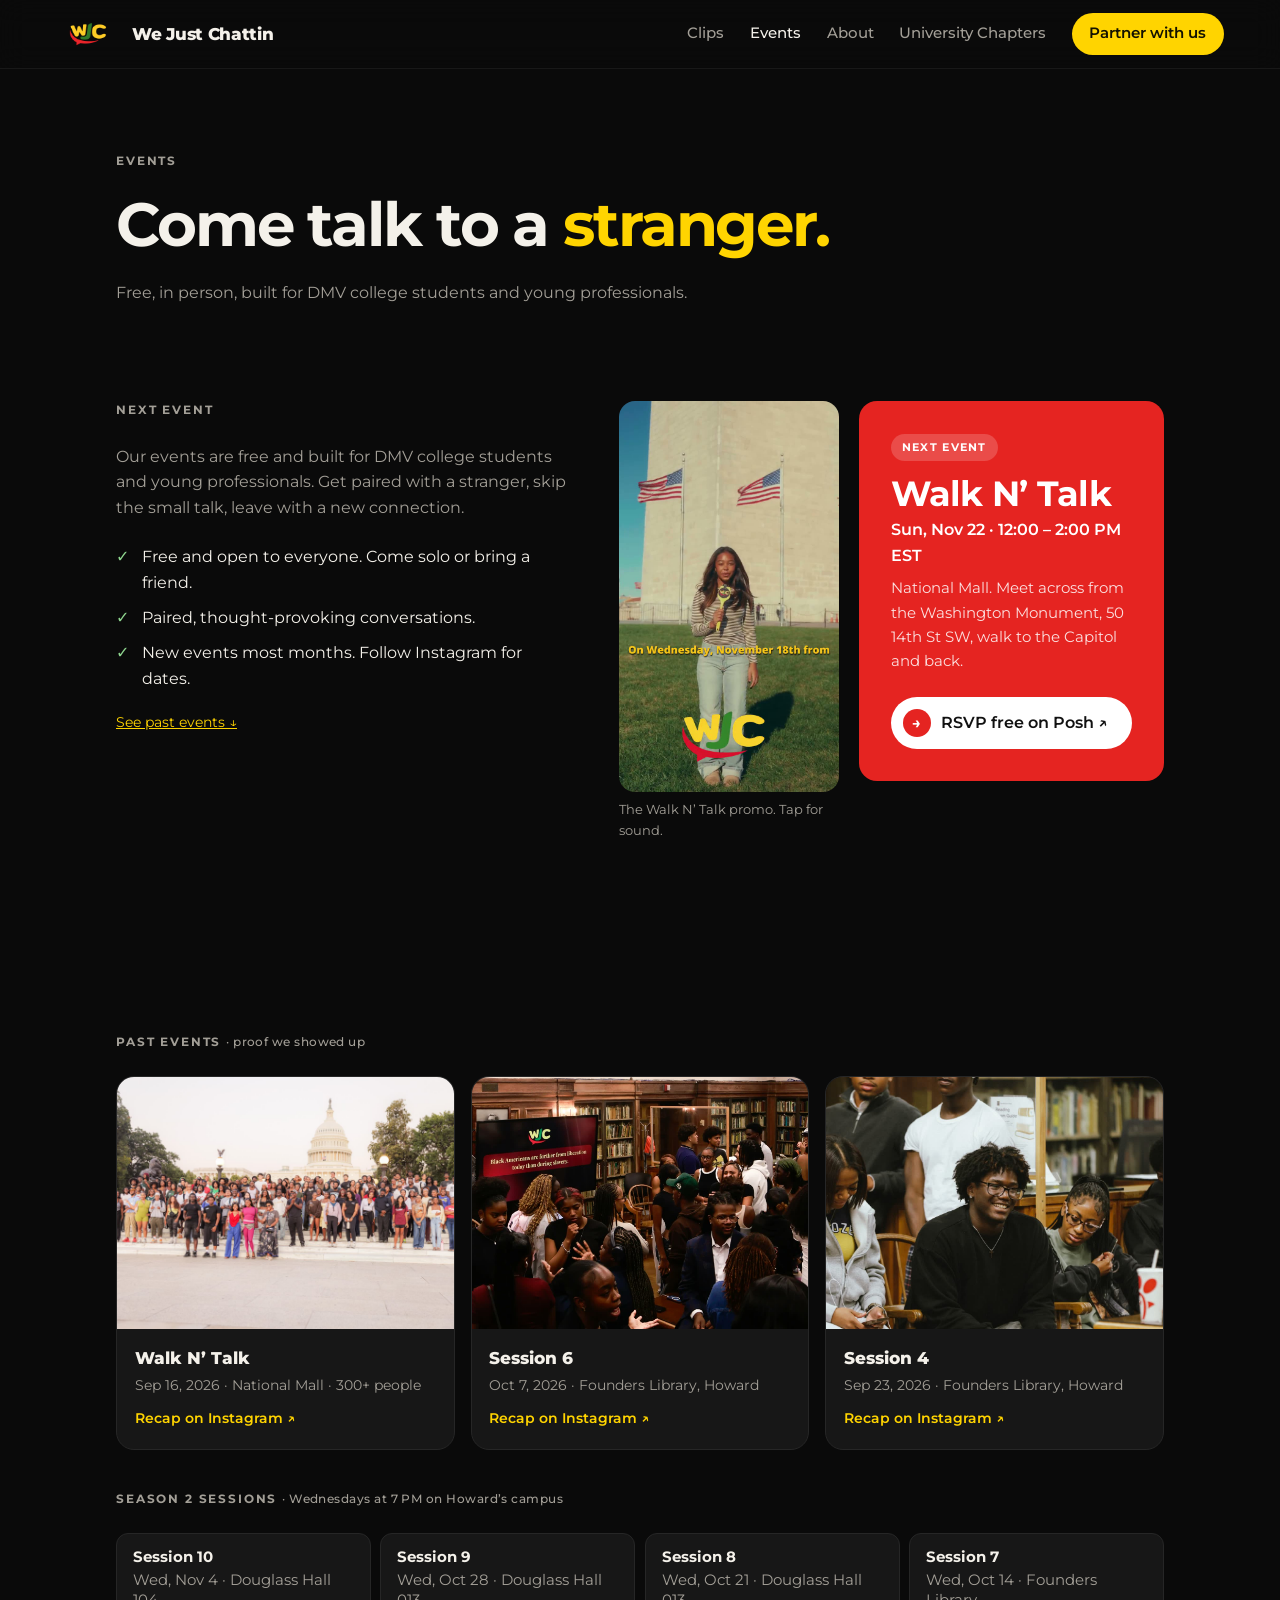
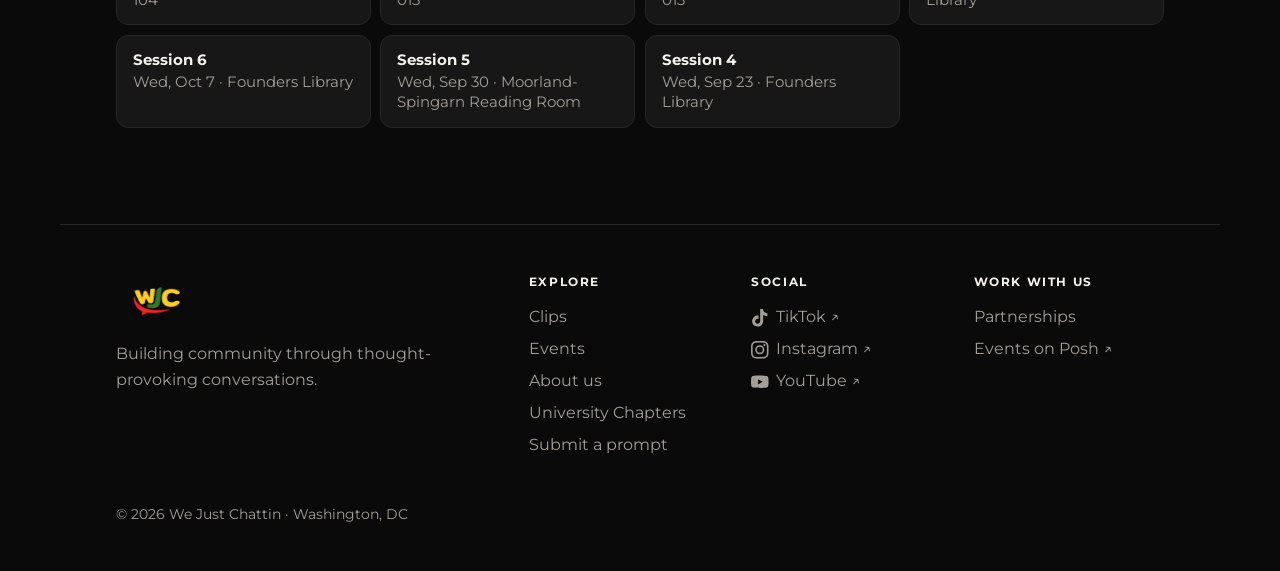
<file: events.html>
<!doctype html>
<html lang="en">
<head>
  <meta charset="utf-8">
  <meta name="viewport" content="width=device-width, initial-scale=1">
  <title>Events · We Just Chattin</title>
  <meta name="description" content="Free community events in DC: Walk N’ Talk on the National Mall and weekly sessions on Howard’s campus.">
  <meta property="og:title" content="Events · We Just Chattin">
  <meta property="og:description" content="Free community events in DC: Walk N’ Talk on the National Mall and weekly sessions on Howard’s campus.">
  <meta property="og:image" content="assets/logo.png">
  <link rel="icon" href="assets/logo.png">
  <link rel="preconnect" href="https://fonts.googleapis.com">
  <link href="https://fonts.googleapis.com/css2?family=Montserrat:wght@500;600;700;800;900&family=Permanent+Marker&display=swap" rel="stylesheet">
  <link rel="stylesheet" href="styles.css?v=28">
</head>
<body>
  <header class="nav">
    <a class="brand" href="index.html"><img src="assets/logo.png" alt=""><span>We Just Chattin</span></a>
    <button class="menu-btn" aria-label="Open menu" aria-expanded="false">☰</button>
    <nav>
      <a href="clips.html">Clips</a>
      <a href="events.html" aria-current="page">Events</a>
      <a href="about.html">About</a>
      <a href="chapters/">University Chapters</a>
      <a href="partnerships.html" class="nav-cta">Partner with us</a>
    </nav>
  </header>

  <main>
    <section class="section page-head">
      <p class="label">Events</p>
      <h1 class="display">Come talk to a <em>stranger.</em></h1>
      <p class="section-lede">Free, in person, built for DMV college students and young professionals.</p>
    </section>

    <!-- ATTEND -->
    <section id="attend" class="section attend">
      <div class="attend-copy">
        <p class="label">Next event</p>
        <p>Our events are free and built for DMV college students and young professionals. Get paired with a stranger, skip the small talk, leave with a new connection.</p>
        <ul class="checks">
          <li>Free and open to everyone. Come solo or bring a friend.</li>
          <li>Paired, thought-provoking conversations.</li>
          <li>New events most months. Follow Instagram for dates.</li>
        </ul>
        <p class="small"><a href="#past">See past events &darr;</a></p>
      </div>
      <div class="attend-media">
        <figure class="walk-video">
          <video muted loop playsinline preload="metadata" poster="assets/events/walk-n-talk.jpg" data-src="assets/events/walk-n-talk.mp4"></video>
          <figcaption>The Walk N&rsquo; Talk promo. Tap for sound.</figcaption>
        </figure>
        <aside class="next-event">
        <span class="chip">Next event</span>
        <h3>Walk N&rsquo; Talk</h3>
        <p class="date">Sun, Nov 22 &middot; 12:00 &ndash; 2:00 PM EST</p>
        <p class="where">National Mall. Meet across from the Washington Monument, 50 14th St SW, walk to the Capitol and back.</p>
        <a class="btn light" href="https://posh.vip/e/walk-n-talk-1" target="_blank" rel="noopener">RSVP free on Posh ↗</a>
      </aside>
      </div>
    </section>

    <!-- PAST EVENTS: one photo per event, proof we showed up -->
    <section id="past" class="section past">
      <p class="label">Past events <span>&middot; proof we showed up</span></p>
      <div class="recaps">
        <article class="recap-card">
          <img src="assets/events/walk-n-talk-sep16.jpg" alt="300 people on the Capitol steps at sunset after the Walk N’ Talk" loading="lazy" width="1600" height="1067">
          <div>
            <strong>Walk N&rsquo; Talk</strong>
            <span>Sep 16, 2026 &middot; National Mall &middot; 300+ people</span>
            <a href="https://www.instagram.com/reel/DdhtQbxNPCv/" target="_blank" rel="noopener">Recap on Instagram &#8599;</a>
          </div>
        </article>
        <article class="recap-card">
          <img src="assets/events/session-6-oct7.jpg" alt="A packed Founders Library reading room on its feet during Session 6" loading="lazy" width="1280" height="1600">
          <div>
            <strong>Session 6</strong>
            <span>Oct 7, 2026 &middot; Founders Library, Howard</span>
            <a href="https://www.instagram.com/p/DeSd5aACVND/" target="_blank" rel="noopener">Recap on Instagram &#8599;</a>
          </div>
        </article>
        <article class="recap-card">
          <img src="assets/events/session-4-sep23.jpg" alt="The full reading room at Session 4 under the prompt on the screen" loading="lazy" width="1067" height="1600">
          <div>
            <strong>Session 4</strong>
            <span>Sep 23, 2026 &middot; Founders Library, Howard</span>
            <a href="https://www.instagram.com/p/Dd2MfcsCVTS/" target="_blank" rel="noopener">Recap on Instagram &#8599;</a>
          </div>
        </article>
      </div>

      <p class="label sched-label">Season 2 sessions <span>&middot; Wednesdays at 7 PM on Howard&rsquo;s campus</span></p>
      <ul class="sched">
        <li><strong>Session 10</strong><span>Wed, Nov 4 &middot; Douglass Hall 104</span></li>
        <li><strong>Session 9</strong><span>Wed, Oct 28 &middot; Douglass Hall 013</span></li>
        <li><strong>Session 8</strong><span>Wed, Oct 21 &middot; Douglass Hall 013</span></li>
        <li><strong>Session 7</strong><span>Wed, Oct 14 &middot; Founders Library</span></li>
        <li><strong>Session 6</strong><span>Wed, Oct 7 &middot; Founders Library</span></li>
        <li><strong>Session 5</strong><span>Wed, Sep 30 &middot; Moorland-Spingarn Reading Room</span></li>
        <li><strong>Session 4</strong><span>Wed, Sep 23 &middot; Founders Library</span></li>
      </ul>
    </section>

  </main>

  <footer>
    <div class="foot-grid">
      <div>
        <img class="foot-logo" src="assets/logo.png" alt="We Just Chattin">
        <p class="muted">Building community through thought-provoking conversations.</p>
      </div>
      <div>
        <p class="foot-h">Explore</p>
        <a href="clips.html">Clips</a>
        <a href="events.html">Events</a>
        <a href="about.html">About us</a>
        <a href="chapters/">University Chapters</a>
        <a href="prompt.html">Submit a prompt</a>
      </div>
      <div>
        <p class="foot-h">Social</p>
        <a href="https://www.tiktok.com/@wejchattin" target="_blank" rel="noopener"><svg class="icon" viewBox="0 0 24 24" aria-hidden="true"><path fill="currentColor" d="M12.53.02C13.84 0 15.14.01 16.44 0c.08 1.53.63 3.09 1.75 4.17 1.12 1.11 2.7 1.62 4.24 1.79v4.03c-1.44-.05-2.89-.35-4.2-.97-.57-.26-1.1-.59-1.62-.93-.01 2.92.01 5.84-.02 8.75-.08 1.4-.54 2.79-1.35 3.94-1.31 1.92-3.58 3.17-5.91 3.21-1.43.08-2.86-.31-4.08-1.03-2.02-1.19-3.44-3.37-3.65-5.71-.02-.5-.03-1-.01-1.49.18-1.9 1.12-3.72 2.58-4.96 1.66-1.44 3.98-2.13 6.15-1.72.02 1.48-.04 2.96-.04 4.44-.99-.32-2.15-.23-3.02.37-.63.41-1.11 1.04-1.36 1.75-.21.51-.15 1.07-.14 1.61.24 1.64 1.82 3.02 3.5 2.87 1.12-.01 2.19-.66 2.77-1.61.19-.33.4-.67.41-1.06.1-1.79.06-3.57.07-5.36.01-4.03-.01-8.05.02-12.07z"/></svg>TikTok ↗</a>
        <a href="https://www.instagram.com/wejchattin/" target="_blank" rel="noopener"><svg class="icon" viewBox="0 0 24 24" aria-hidden="true"><path fill="currentColor" d="M7.03.08C5.76.14 4.9.34 4.14.64c-.78.3-1.44.71-2.1 1.37C1.38 2.67.98 3.33.68 4.11.38 4.87.18 5.73.13 7c-.06 1.27-.07 1.68-.07 4.92 0 3.24.02 3.65.08 4.92.06 1.27.26 2.14.56 2.9.3.78.71 1.44 1.37 2.1.66.66 1.32 1.06 2.1 1.36.76.3 1.63.5 2.9.55 1.27.06 1.68.07 4.92.07s3.65-.02 4.92-.08c1.27-.06 2.14-.26 2.9-.56.78-.3 1.44-.71 2.1-1.37.66-.66 1.06-1.32 1.36-2.1.3-.76.5-1.63.55-2.9.06-1.27.07-1.68.07-4.92s-.02-3.65-.08-4.92c-.06-1.27-.26-2.14-.56-2.9-.3-.78-.71-1.44-1.37-2.1-.66-.66-1.32-1.06-2.1-1.36-.76-.3-1.63-.5-2.9-.55C15.65.01 15.24 0 12 0 8.76 0 8.35.02 7.03.08zm.15 21.65c-1.16-.05-1.8-.25-2.22-.41-.56-.22-.96-.48-1.38-.9-.42-.42-.68-.82-.9-1.38-.16-.42-.36-1.05-.41-2.22-.06-1.26-.07-1.63-.08-4.82 0-3.19 0-3.56.06-4.82.05-1.16.25-1.8.41-2.22.22-.56.48-.96.9-1.38.42-.42.82-.68 1.38-.9.42-.16 1.05-.36 2.22-.41 1.26-.06 1.63-.07 4.82-.08 3.19 0 3.56 0 4.82.06 1.16.05 1.8.25 2.22.41.56.22.96.48 1.38.9.42.42.68.82.9 1.38.16.42.36 1.05.41 2.22.06 1.26.07 1.63.08 4.82 0 3.19 0 3.56-.06 4.82-.05 1.16-.25 1.8-.41 2.22-.22.56-.48.96-.9 1.38-.42.42-.82.68-1.38.9-.42.16-1.05.36-2.22.41-1.26.06-1.63.07-4.82.08-3.19 0-3.56 0-4.82-.06zM16.95 5.6a1.44 1.44 0 1 0 2.88 0 1.44 1.44 0 0 0-2.88 0zM5.84 12.01a6.16 6.16 0 1 0 12.32-.02 6.16 6.16 0 0 0-12.32.02zM8 12a4 4 0 1 1 8 0 4 4 0 0 1-8 0z"/></svg>Instagram ↗</a>
        <a href="https://www.youtube.com/@WejChattin" target="_blank" rel="noopener"><svg class="icon" viewBox="0 0 24 24" aria-hidden="true"><path fill="currentColor" d="M23.5 6.19a3.02 3.02 0 0 0-2.12-2.14C19.5 3.55 12 3.55 12 3.55s-7.5 0-9.38.5A3.02 3.02 0 0 0 .5 6.19C0 8.07 0 12 0 12s0 3.93.5 5.81a3.02 3.02 0 0 0 2.12 2.14c1.88.5 9.38.5 9.38.5s7.5 0 9.38-.5a3.02 3.02 0 0 0 2.12-2.14C24 15.93 24 12 24 12s0-3.93-.5-5.81zM9.55 15.57V8.43L15.82 12l-6.27 3.57z"/></svg>YouTube ↗</a>
      </div>
      <div>
        <p class="foot-h">Work with us</p>
        <a href="partnerships.html">Partnerships</a>
        <a href="https://posh.vip/e/walk-n-talk-1" target="_blank" rel="noopener">Events on Posh ↗</a>
      </div>
    </div>
    <p class="copy">&copy; <span id="year"></span> We Just Chattin &middot; Washington, DC</p>
  </footer>

  <script src="site.js?v=17"></script>
</body>
</html>
</file>
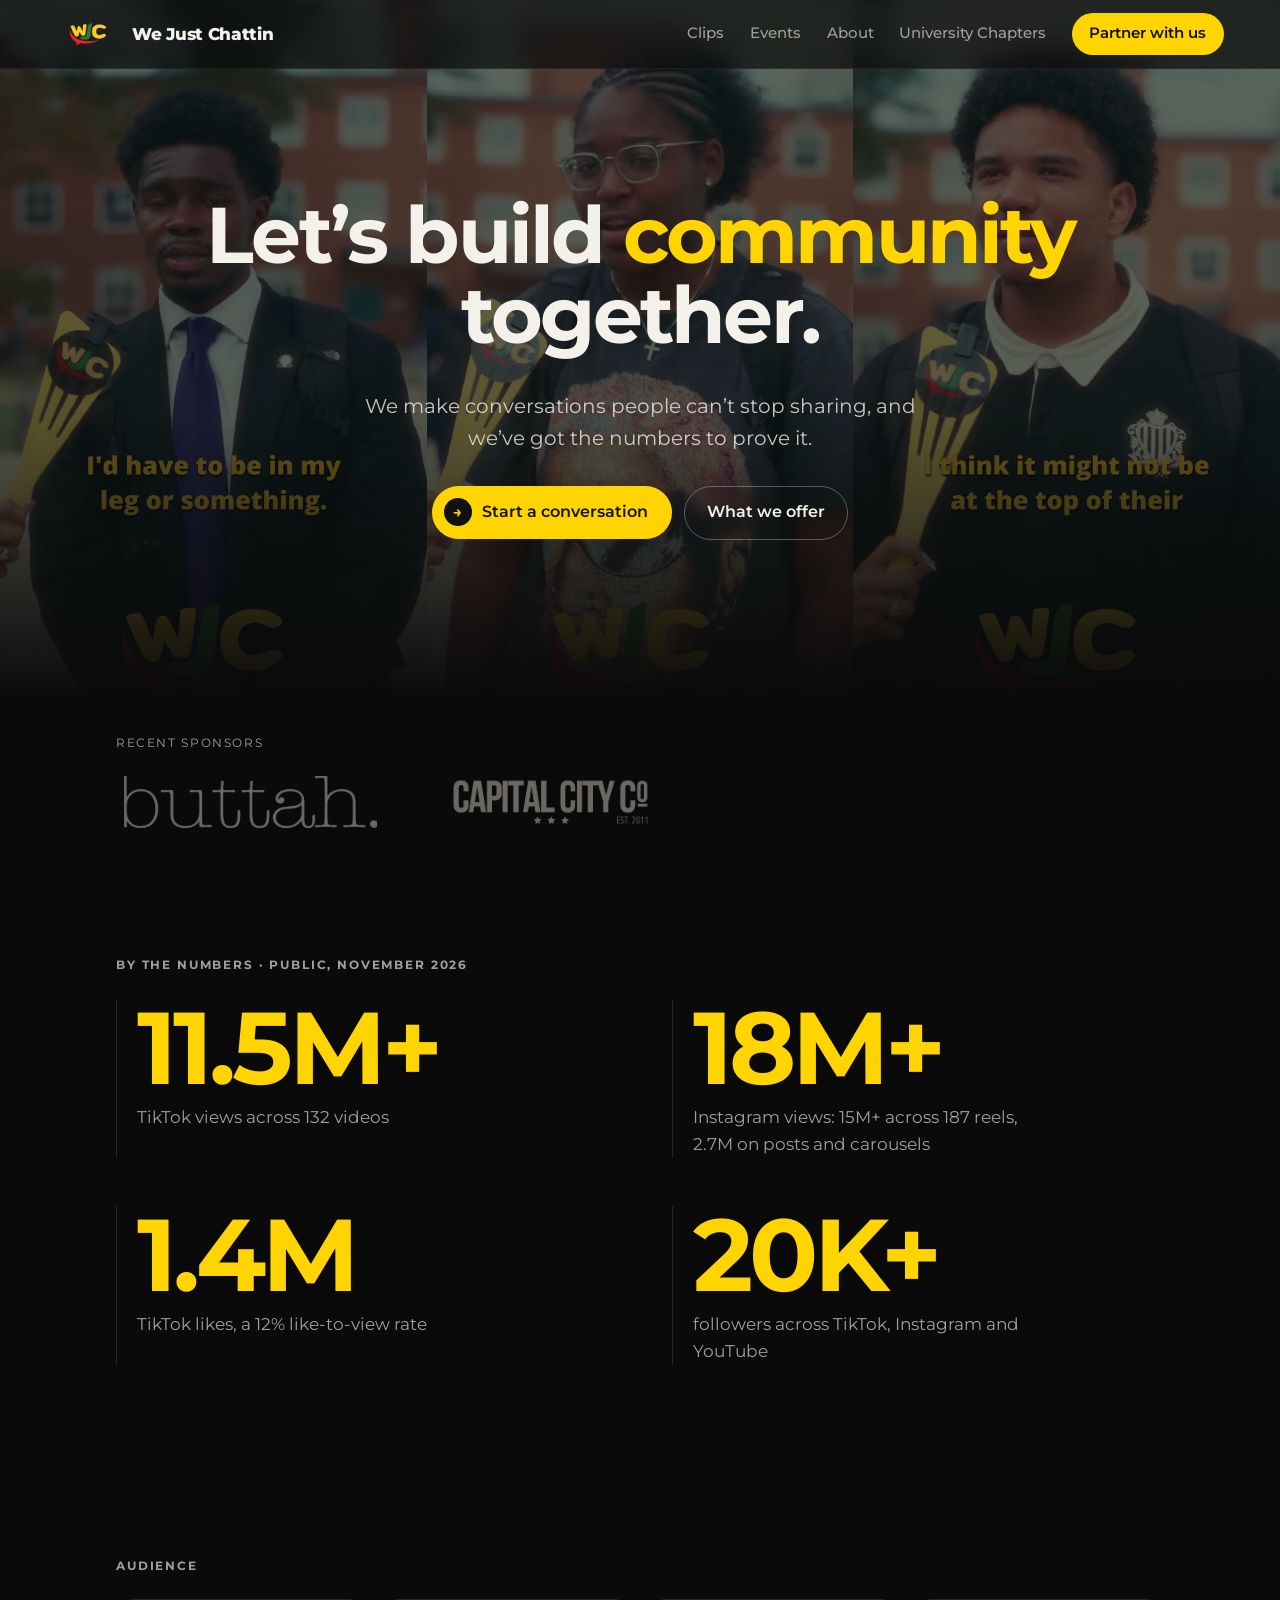
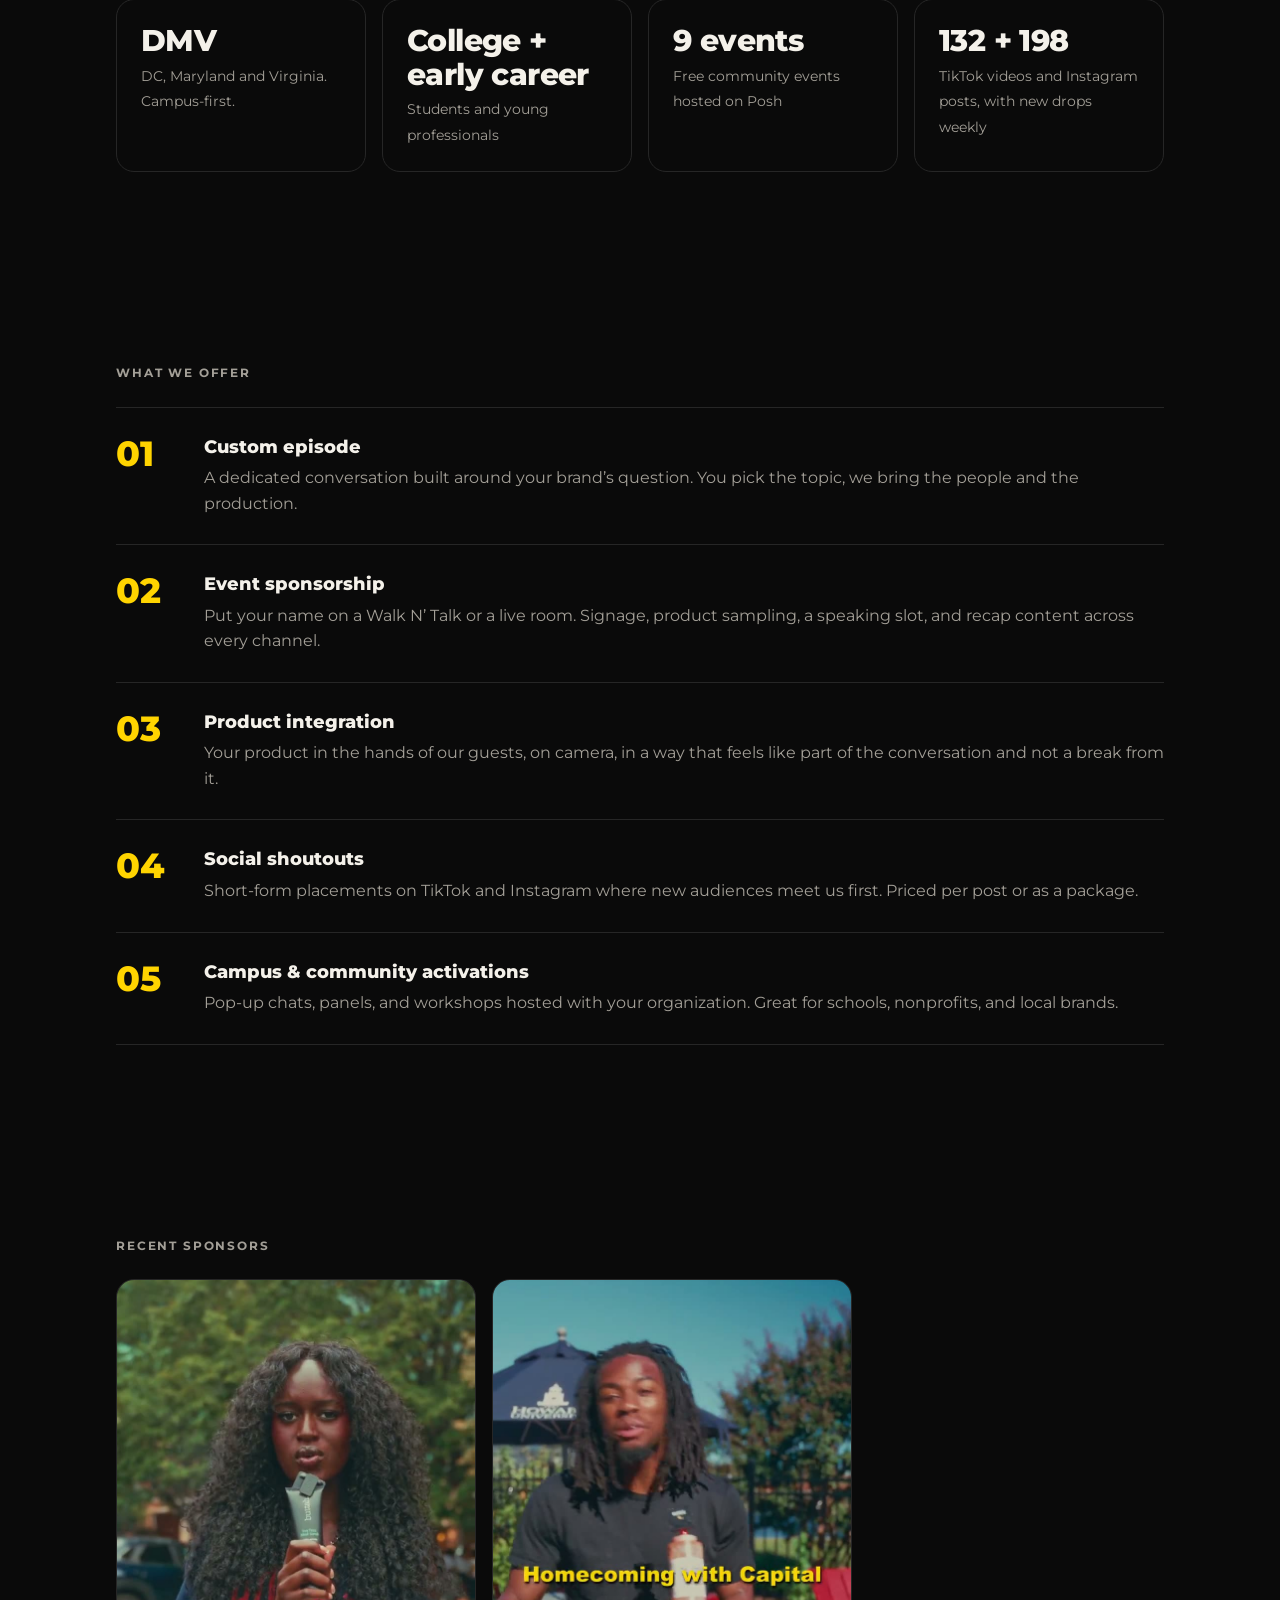
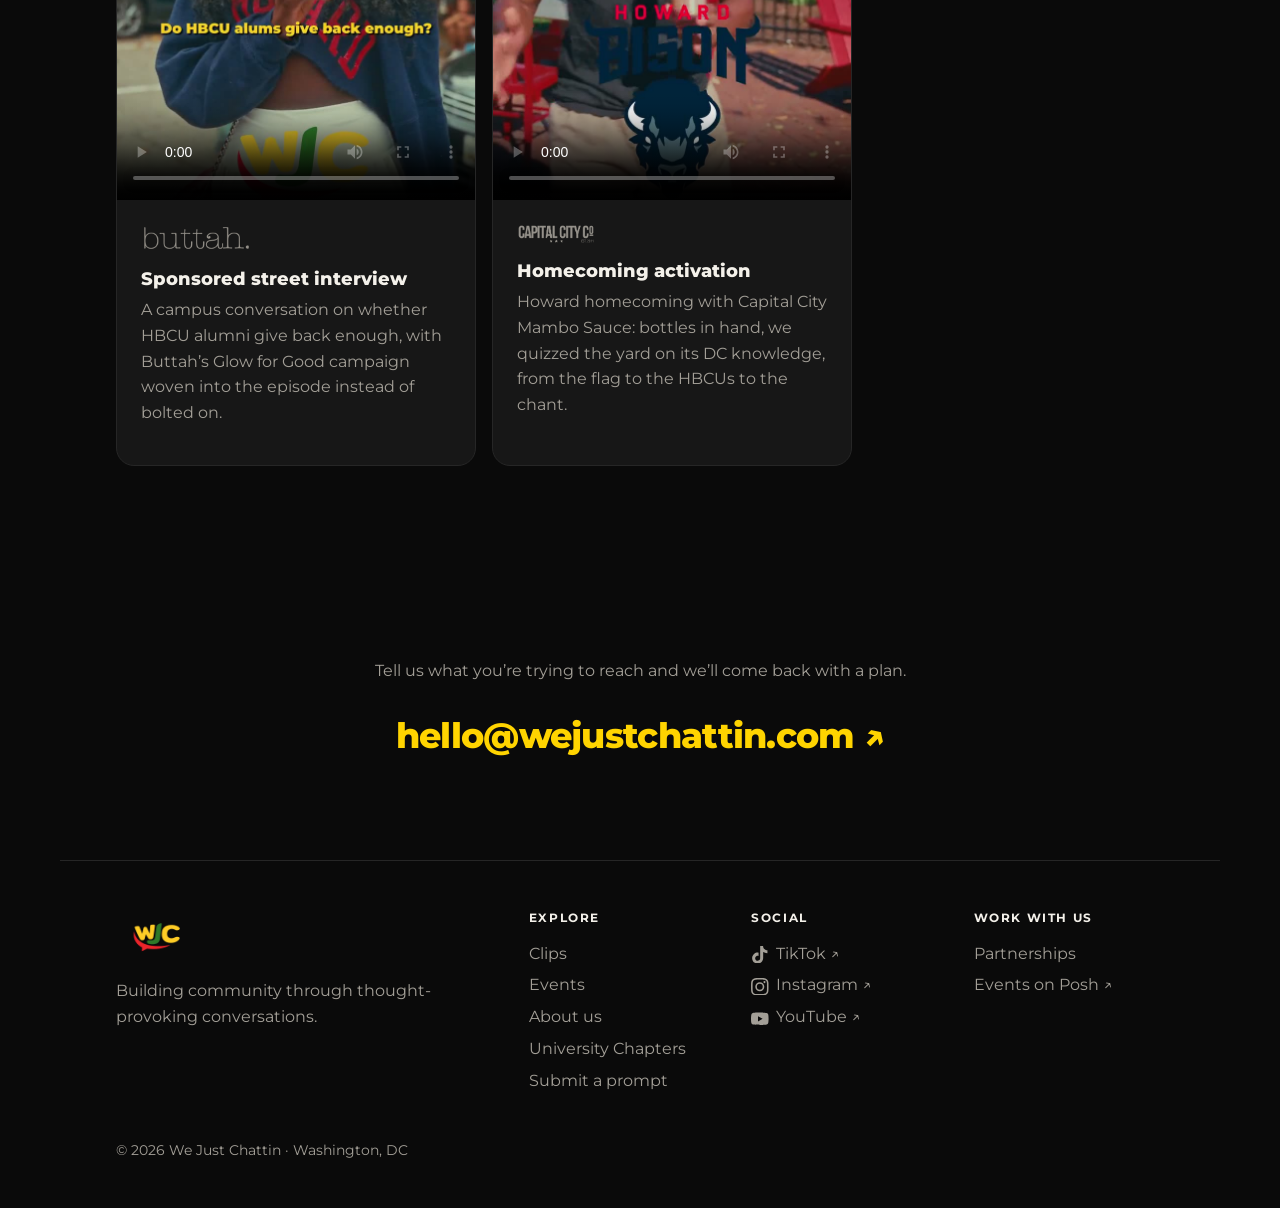
<file: partnerships.html>
<!doctype html>
<html lang="en">
<head>
  <meta charset="utf-8">
  <meta name="viewport" content="width=device-width, initial-scale=1">
  <title>Partnerships · We Just Chattin</title>
  <meta name="description" content="Partner with We Just Chattin: 29M+ views across TikTok and Instagram, 20K+ followers, and free community events across the DMV.">
  <meta property="og:image" content="assets/logo.png">
  <link rel="icon" href="assets/logo.png">
  <link rel="preconnect" href="https://fonts.googleapis.com">
  <link href="https://fonts.googleapis.com/css2?family=Montserrat:wght@500;600;700;800;900&family=Permanent+Marker&display=swap" rel="stylesheet">
  <link rel="stylesheet" href="styles.css?v=25">
</head>
<body>
  <header class="nav">
    <a class="brand" href="index.html"><img src="assets/logo.png" alt=""><span>We Just Chattin</span></a>
    <button class="menu-btn" aria-label="Open menu" aria-expanded="false">☰</button>
    <nav>
      <a href="clips.html">Clips</a>
      <a href="events.html">Events</a>
      <a href="about.html">About</a>
      <a href="chapters/">University Chapters</a>
      <a href="partnerships.html" class="nav-cta" aria-current="page">Partner with us</a>
    </nav>
  </header>

  <main>
    <section class="hero short">
      <div class="wall three" aria-hidden="true">
        <video autoplay muted loop playsinline preload="auto" poster="assets/hero/wall-2.jpg"><source src="assets/hero/wall-2.mp4" type="video/mp4"></video>
        <video autoplay muted loop playsinline preload="auto" poster="assets/hero/wall-4.jpg"><source src="assets/hero/wall-4.mp4" type="video/mp4"></video>
        <video autoplay muted loop playsinline preload="auto" poster="assets/hero/wall-5.jpg"><source src="assets/hero/wall-5.mp4" type="video/mp4"></video>
      </div>
      <div class="hero-inner">
        <h1>Let&rsquo;s build <em>community</em> together.</h1>
        <p class="lede">We make conversations people can&rsquo;t stop sharing, and we&rsquo;ve got the numbers to prove it.</p>
        <div class="actions center">
          <a class="btn primary" href="mailto:hello@wejustchattin.com?subject=Partnership%20inquiry">Start a conversation</a>
          <a class="btn ghost" href="#offer">What we offer</a>
        </div>
      </div>
    </section>

    <!-- PARTNER STRIP (Rox-style) -->
    <section class="logo-strip" aria-label="Past partners">
      <p class="strip-label">Recent sponsors</p>
      <ul>
        <li><img src="assets/partners/buttah-skin.png" alt="Buttah Skin"></li>
        <li><img src="assets/partners/capital-city.png" alt="Capital City Mambo Sauce"></li>
      </ul>
    </section>

    <!-- METRICS (real, pulled Nov 15 2026; Instagram from the WJC Instagram Reels Tracker sheet: 15.3M reels + 2.7M posts/carousels) -->
    <section class="section">
      <p class="label">By the numbers · public, November 2026</p>
      <div class="stats big">
        <div class="stat"><strong>11.5M+</strong><span>TikTok views across 132 videos</span></div>
        <div class="stat"><strong>18M+</strong><span>Instagram views: 15M+ across 187 reels, 2.7M on posts and carousels</span></div>
        <div class="stat"><strong>1.4M</strong><span>TikTok likes, a 12% like-to-view rate</span></div>
        <div class="stat"><strong>20K+</strong><span>followers across TikTok, Instagram and YouTube</span></div>
      </div>
    </section>

    <!-- AUDIENCE -->
    <section class="section">
      <p class="label">Audience</p>
      <div class="audience">
        <div><strong>DMV</strong><span>DC, Maryland and Virginia. Campus-first.</span></div>
        <div><strong>College + early career</strong><span>Students and young professionals</span></div>
        <div><strong>9 events</strong><span>Free community events hosted on Posh</span></div>
        <div><strong>132 + 198</strong><span>TikTok videos and Instagram posts, with new drops weekly</span></div>
      </div>
    </section>

    <!-- OFFERINGS -->
    <section id="offer" class="section">
      <p class="label">What we offer</p>
      <ol class="steps">
        <li><div><h3>Custom episode</h3><p>A dedicated conversation built around your brand&rsquo;s question. You pick the topic, we bring the people and the production.</p></div></li>
        <li><div><h3>Event sponsorship</h3><p>Put your name on a Walk N&rsquo; Talk or a live room. Signage, product sampling, a speaking slot, and recap content across every channel.</p></div></li>
        <li><div><h3>Product integration</h3><p>Your product in the hands of our guests, on camera, in a way that feels like part of the conversation and not a break from it.</p></div></li>
        <li><div><h3>Social shoutouts</h3><p>Short-form placements on TikTok and Instagram where new audiences meet us first. Priced per post or as a package.</p></div></li>
        <li><div><h3>Campus &amp; community activations</h3><p>Pop-up chats, panels, and workshops hosted with your organization. Great for schools, nonprofits, and local brands.</p></div></li>
      </ol>
    </section>

    <!-- PAST WORK -->
    <section class="section">
      <p class="label">Recent sponsors</p>
            <div class="cases">
        <article class="case">
          <video class="case-video" controls playsinline preload="metadata" poster="assets/partners/buttah.jpg" src="assets/partners/buttah.mp4"></video>
          <div class="body">
            <img class="case-logo" src="assets/partners/buttah-skin.png" alt="Buttah Skin">
            <h3>Sponsored street interview</h3>
            <p>A campus conversation on whether HBCU alumni give back enough, with Buttah&rsquo;s Glow for Good campaign woven into the episode instead of bolted on.</p>
          </div>
        </article>
        <article class="case">
          <video class="case-video" controls playsinline preload="metadata" poster="assets/partners/capital-city.jpg" src="assets/partners/capital-city.mp4"></video>
          <div class="body">
            <img class="case-logo" src="assets/partners/capital-city.png" alt="Capital City Mambo Sauce">
            <h3>Homecoming activation</h3>
            <p>Howard homecoming with Capital City Mambo Sauce: bottles in hand, we quizzed the yard on its DC knowledge, from the flag to the HBCUs to the chant.</p>
          </div>
        </article>
      </div>
    </section>

    <!-- CONTACT -->
    <section class="section contact-big">
            <p class="section-lede center">Tell us what you&rsquo;re trying to reach and we&rsquo;ll come back with a plan.</p>
      <a class="mail" href="mailto:hello@wejustchattin.com">hello@wejustchattin.com ↗</a>
    </section>
  </main>

  <footer>
    <div class="foot-grid">
      <div>
        <img class="foot-logo" src="assets/logo.png" alt="We Just Chattin">
        <p class="muted">Building community through thought-provoking conversations.</p>
      </div>
      <div>
        <p class="foot-h">Explore</p>
        <a href="clips.html">Clips</a>
        <a href="events.html">Events</a>
        <a href="about.html">About us</a>
        <a href="chapters/">University Chapters</a>
        <a href="prompt.html">Submit a prompt</a>
      </div>
      <div>
        <p class="foot-h">Social</p>
        <a href="https://www.tiktok.com/@wejchattin" target="_blank" rel="noopener"><svg class="icon" viewBox="0 0 24 24" aria-hidden="true"><path fill="currentColor" d="M12.53.02C13.84 0 15.14.01 16.44 0c.08 1.53.63 3.09 1.75 4.17 1.12 1.11 2.7 1.62 4.24 1.79v4.03c-1.44-.05-2.89-.35-4.2-.97-.57-.26-1.1-.59-1.62-.93-.01 2.92.01 5.84-.02 8.75-.08 1.4-.54 2.79-1.35 3.94-1.31 1.92-3.58 3.17-5.91 3.21-1.43.08-2.86-.31-4.08-1.03-2.02-1.19-3.44-3.37-3.65-5.71-.02-.5-.03-1-.01-1.49.18-1.9 1.12-3.72 2.58-4.96 1.66-1.44 3.98-2.13 6.15-1.72.02 1.48-.04 2.96-.04 4.44-.99-.32-2.15-.23-3.02.37-.63.41-1.11 1.04-1.36 1.75-.21.51-.15 1.07-.14 1.61.24 1.64 1.82 3.02 3.5 2.87 1.12-.01 2.19-.66 2.77-1.61.19-.33.4-.67.41-1.06.1-1.79.06-3.57.07-5.36.01-4.03-.01-8.05.02-12.07z"/></svg>TikTok ↗</a>
        <a href="https://www.instagram.com/wejchattin/" target="_blank" rel="noopener"><svg class="icon" viewBox="0 0 24 24" aria-hidden="true"><path fill="currentColor" d="M7.03.08C5.76.14 4.9.34 4.14.64c-.78.3-1.44.71-2.1 1.37C1.38 2.67.98 3.33.68 4.11.38 4.87.18 5.73.13 7c-.06 1.27-.07 1.68-.07 4.92 0 3.24.02 3.65.08 4.92.06 1.27.26 2.14.56 2.9.3.78.71 1.44 1.37 2.1.66.66 1.32 1.06 2.1 1.36.76.3 1.63.5 2.9.55 1.27.06 1.68.07 4.92.07s3.65-.02 4.92-.08c1.27-.06 2.14-.26 2.9-.56.78-.3 1.44-.71 2.1-1.37.66-.66 1.06-1.32 1.36-2.1.3-.76.5-1.63.55-2.9.06-1.27.07-1.68.07-4.92s-.02-3.65-.08-4.92c-.06-1.27-.26-2.14-.56-2.9-.3-.78-.71-1.44-1.37-2.1-.66-.66-1.32-1.06-2.1-1.36-.76-.3-1.63-.5-2.9-.55C15.65.01 15.24 0 12 0 8.76 0 8.35.02 7.03.08zm.15 21.65c-1.16-.05-1.8-.25-2.22-.41-.56-.22-.96-.48-1.38-.9-.42-.42-.68-.82-.9-1.38-.16-.42-.36-1.05-.41-2.22-.06-1.26-.07-1.63-.08-4.82 0-3.19 0-3.56.06-4.82.05-1.16.25-1.8.41-2.22.22-.56.48-.96.9-1.38.42-.42.82-.68 1.38-.9.42-.16 1.05-.36 2.22-.41 1.26-.06 1.63-.07 4.82-.08 3.19 0 3.56 0 4.82.06 1.16.05 1.8.25 2.22.41.56.22.96.48 1.38.9.42.42.68.82.9 1.38.16.42.36 1.05.41 2.22.06 1.26.07 1.63.08 4.82 0 3.19 0 3.56-.06 4.82-.05 1.16-.25 1.8-.41 2.22-.22.56-.48.96-.9 1.38-.42.42-.82.68-1.38.9-.42.16-1.05.36-2.22.41-1.26.06-1.63.07-4.82.08-3.19 0-3.56 0-4.82-.06zM16.95 5.6a1.44 1.44 0 1 0 2.88 0 1.44 1.44 0 0 0-2.88 0zM5.84 12.01a6.16 6.16 0 1 0 12.32-.02 6.16 6.16 0 0 0-12.32.02zM8 12a4 4 0 1 1 8 0 4 4 0 0 1-8 0z"/></svg>Instagram ↗</a>
        <a href="https://www.youtube.com/@WejChattin" target="_blank" rel="noopener"><svg class="icon" viewBox="0 0 24 24" aria-hidden="true"><path fill="currentColor" d="M23.5 6.19a3.02 3.02 0 0 0-2.12-2.14C19.5 3.55 12 3.55 12 3.55s-7.5 0-9.38.5A3.02 3.02 0 0 0 .5 6.19C0 8.07 0 12 0 12s0 3.93.5 5.81a3.02 3.02 0 0 0 2.12 2.14c1.88.5 9.38.5 9.38.5s7.5 0 9.38-.5a3.02 3.02 0 0 0 2.12-2.14C24 15.93 24 12 24 12s0-3.93-.5-5.81zM9.55 15.57V8.43L15.82 12l-6.27 3.57z"/></svg>YouTube ↗</a>
      </div>
      <div>
        <p class="foot-h">Work with us</p>
        <a href="partnerships.html">Partnerships</a>
        <a href="https://posh.vip/e/walk-n-talk-1" target="_blank" rel="noopener">Events on Posh ↗</a>
      </div>
    </div>
    <p class="copy">&copy; <span id="year"></span> We Just Chattin &middot; Washington, DC</p>
  </footer>

  <script src="site.js?v=17"></script>
</body>
</html>
</file>
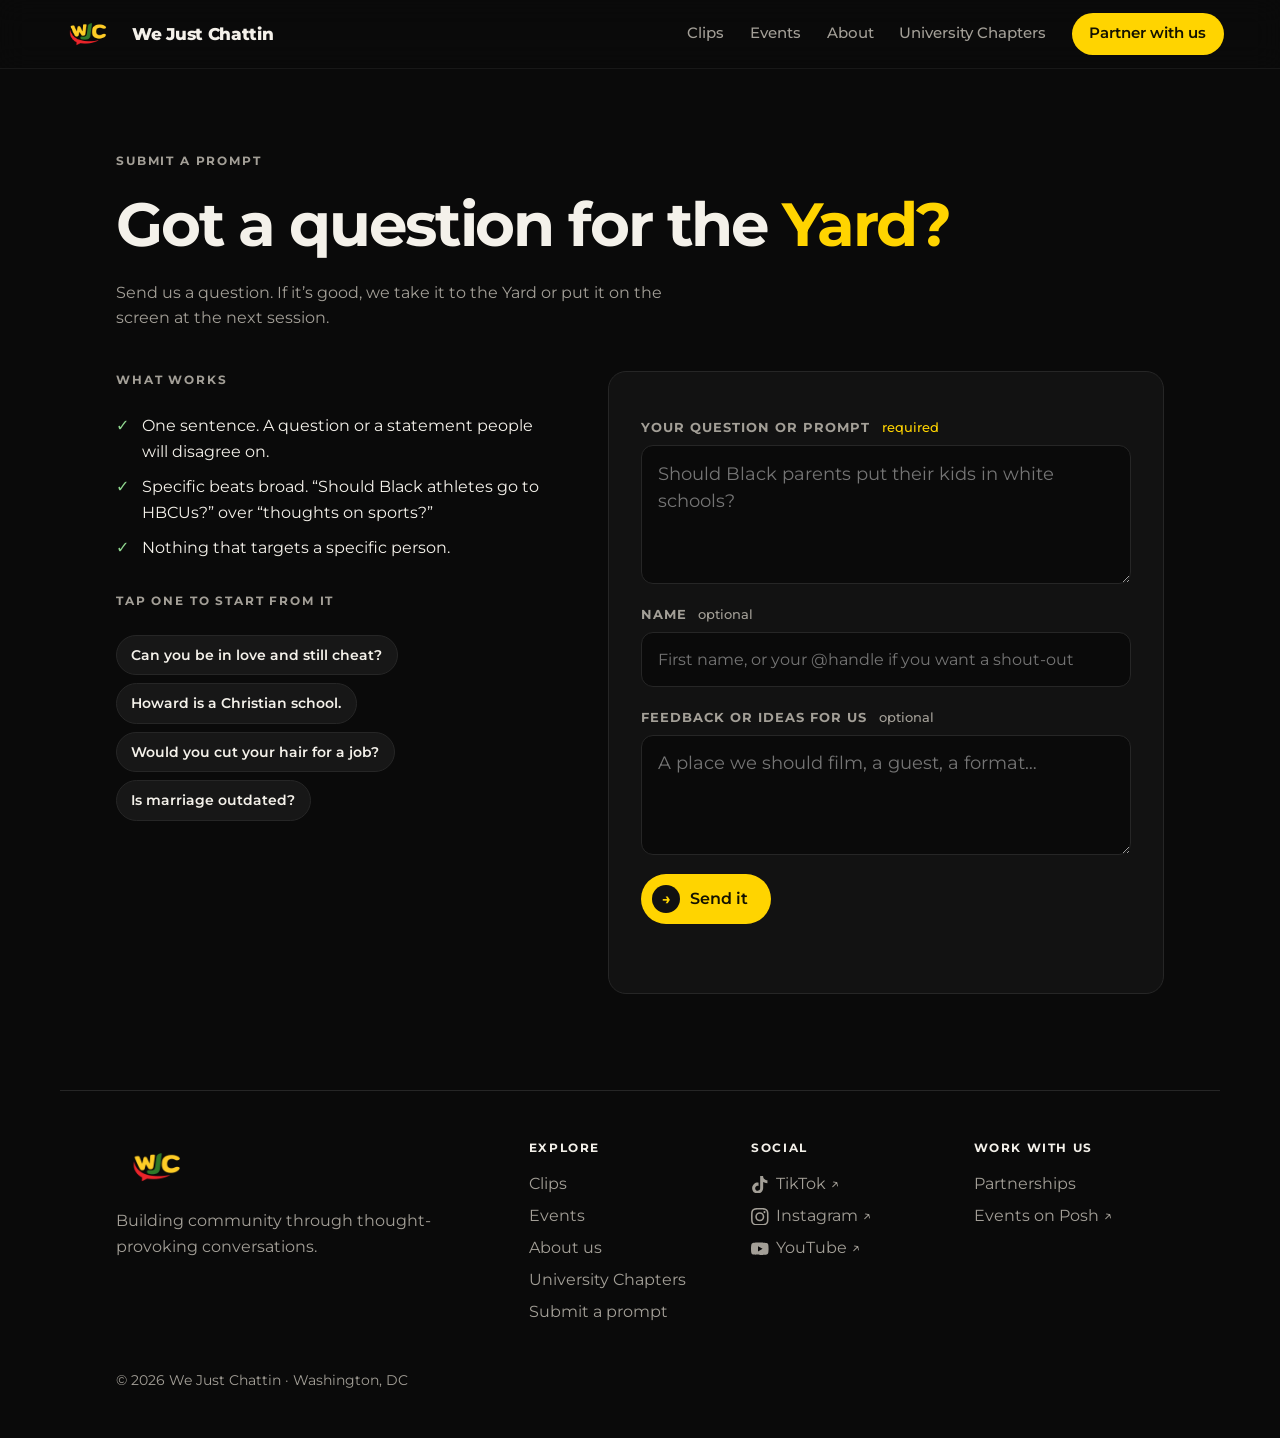
<file: prompt.html>
<!doctype html>
<html lang="en">
<head>
  <meta charset="utf-8">
  <meta name="viewport" content="width=device-width, initial-scale=1">
  <title>Submit a prompt · We Just Chattin</title>
  <meta name="description" content="Got a question for the Yard? Send We Just Chattin a prompt for the next street interview or session.">
  <meta property="og:title" content="Submit a prompt · We Just Chattin">
  <meta property="og:description" content="Got a question for the Yard? Send us a prompt.">
  <meta property="og:image" content="assets/logo.png">
  <link rel="icon" href="assets/logo.png">
  <link rel="preconnect" href="https://fonts.googleapis.com">
  <link href="https://fonts.googleapis.com/css2?family=Montserrat:wght@500;600;700;800;900&family=Permanent+Marker&display=swap" rel="stylesheet">
  <link rel="stylesheet" href="styles.css?v=28">
</head>
<body>
  <header class="nav">
    <a class="brand" href="index.html"><img src="assets/logo.png" alt=""><span>We Just Chattin</span></a>
    <button class="menu-btn" aria-label="Open menu" aria-expanded="false">☰</button>
    <nav>
      <a href="clips.html">Clips</a>
      <a href="events.html">Events</a>
      <a href="about.html">About</a>
      <a href="chapters/">University Chapters</a>
      <a href="partnerships.html" class="nav-cta">Partner with us</a>
    </nav>
  </header>

  <main>
    <section class="section page-head">
      <p class="label">Submit a prompt</p>
      <h1 class="display">Got a question for the <em>Yard?</em></h1>
      <p class="section-lede">Send us a question. If it&rsquo;s good, we take it to the Yard or put it on the screen at the next session.</p>
    </section>

    <section class="section prompt">
      <div class="prompt-side">
        <p class="label">What works</p>
        <ul class="checks">
          <li>One sentence. A question or a statement people will disagree on.</li>
          <li>Specific beats broad. &ldquo;Should Black athletes go to HBCUs?&rdquo; over &ldquo;thoughts on sports?&rdquo;</li>
          <li>Nothing that targets a specific person.</li>
        </ul>
        <p class="label">Tap one to start from it</p>
        <div class="prompt-examples">
          <button type="button" class="chip-btn">Can you be in love and still cheat?</button>
          <button type="button" class="chip-btn">Howard is a Christian school.</button>
          <button type="button" class="chip-btn">Would you cut your hair for a job?</button>
          <button type="button" class="chip-btn">Is marriage outdated?</button>
        </div>
      </div>

      <form id="prompt-form" class="prompt-form" novalidate>
        <label for="p-text">Your question or prompt <span class="req">required</span></label>
        <textarea id="p-text" name="prompt" rows="4" maxlength="500" required placeholder="Should Black parents put their kids in white schools?"></textarea>
        <label for="p-name">Name <span>optional</span></label>
        <input id="p-name" name="name" type="text" autocomplete="name" placeholder="First name, or your @handle if you want a shout-out">
        <label for="p-ideas">Feedback or ideas for us <span>optional</span></label>
        <textarea id="p-ideas" name="ideas" rows="2" maxlength="500" placeholder="A place we should film, a guest, a format&hellip;"></textarea>
        <input type="text" name="_gotcha" class="hp" tabindex="-1" autocomplete="off" aria-hidden="true">
        <button class="btn primary" type="submit">Send it</button>
        <p class="prompt-status" role="status" aria-live="polite"></p>
      </form>
    </section>

  </main>

  <footer>
    <div class="foot-grid">
      <div>
        <img class="foot-logo" src="assets/logo.png" alt="We Just Chattin">
        <p class="muted">Building community through thought-provoking conversations.</p>
      </div>
      <div>
        <p class="foot-h">Explore</p>
        <a href="clips.html">Clips</a>
        <a href="events.html">Events</a>
        <a href="about.html">About us</a>
        <a href="chapters/">University Chapters</a>
        <a href="prompt.html" aria-current="page">Submit a prompt</a>
      </div>
      <div>
        <p class="foot-h">Social</p>
        <a href="https://www.tiktok.com/@wejchattin" target="_blank" rel="noopener"><svg class="icon" viewBox="0 0 24 24" aria-hidden="true"><path fill="currentColor" d="M12.53.02C13.84 0 15.14.01 16.44 0c.08 1.53.63 3.09 1.75 4.17 1.12 1.11 2.7 1.62 4.24 1.79v4.03c-1.44-.05-2.89-.35-4.2-.97-.57-.26-1.1-.59-1.62-.93-.01 2.92.01 5.84-.02 8.75-.08 1.4-.54 2.79-1.35 3.94-1.31 1.92-3.58 3.17-5.91 3.21-1.43.08-2.86-.31-4.08-1.03-2.02-1.19-3.44-3.37-3.65-5.71-.02-.5-.03-1-.01-1.49.18-1.9 1.12-3.72 2.58-4.96 1.66-1.44 3.98-2.13 6.15-1.72.02 1.48-.04 2.96-.04 4.44-.99-.32-2.15-.23-3.02.37-.63.41-1.11 1.04-1.36 1.75-.21.51-.15 1.07-.14 1.61.24 1.64 1.82 3.02 3.5 2.87 1.12-.01 2.19-.66 2.77-1.61.19-.33.4-.67.41-1.06.1-1.79.06-3.57.07-5.36.01-4.03-.01-8.05.02-12.07z"/></svg>TikTok ↗</a>
        <a href="https://www.instagram.com/wejchattin/" target="_blank" rel="noopener"><svg class="icon" viewBox="0 0 24 24" aria-hidden="true"><path fill="currentColor" d="M7.03.08C5.76.14 4.9.34 4.14.64c-.78.3-1.44.71-2.1 1.37C1.38 2.67.98 3.33.68 4.11.38 4.87.18 5.73.13 7c-.06 1.27-.07 1.68-.07 4.92 0 3.24.02 3.65.08 4.92.06 1.27.26 2.14.56 2.9.3.78.71 1.44 1.37 2.1.66.66 1.32 1.06 2.1 1.36.76.3 1.63.5 2.9.55 1.27.06 1.68.07 4.92.07s3.65-.02 4.92-.08c1.27-.06 2.14-.26 2.9-.56.78-.3 1.44-.71 2.1-1.37.66-.66 1.06-1.32 1.36-2.1.3-.76.5-1.63.55-2.9.06-1.27.07-1.68.07-4.92s-.02-3.65-.08-4.92c-.06-1.27-.26-2.14-.56-2.9-.3-.78-.71-1.44-1.37-2.1-.66-.66-1.32-1.06-2.1-1.36-.76-.3-1.63-.5-2.9-.55C15.65.01 15.24 0 12 0 8.76 0 8.35.02 7.03.08zm.15 21.65c-1.16-.05-1.8-.25-2.22-.41-.56-.22-.96-.48-1.38-.9-.42-.42-.68-.82-.9-1.38-.16-.42-.36-1.05-.41-2.22-.06-1.26-.07-1.63-.08-4.82 0-3.19 0-3.56.06-4.82.05-1.16.25-1.8.41-2.22.22-.56.48-.96.9-1.38.42-.42.82-.68 1.38-.9.42-.16 1.05-.36 2.22-.41 1.26-.06 1.63-.07 4.82-.08 3.19 0 3.56 0 4.82.06 1.16.05 1.8.25 2.22.41.56.22.96.48 1.38.9.42.42.68.82.9 1.38.16.42.36 1.05.41 2.22.06 1.26.07 1.63.08 4.82 0 3.19 0 3.56-.06 4.82-.05 1.16-.25 1.8-.41 2.22-.22.56-.48.96-.9 1.38-.42.42-.82.68-1.38.9-.42.16-1.05.36-2.22.41-1.26.06-1.63.07-4.82.08-3.19 0-3.56 0-4.82-.06zM16.95 5.6a1.44 1.44 0 1 0 2.88 0 1.44 1.44 0 0 0-2.88 0zM5.84 12.01a6.16 6.16 0 1 0 12.32-.02 6.16 6.16 0 0 0-12.32.02zM8 12a4 4 0 1 1 8 0 4 4 0 0 1-8 0z"/></svg>Instagram ↗</a>
        <a href="https://www.youtube.com/@WejChattin" target="_blank" rel="noopener"><svg class="icon" viewBox="0 0 24 24" aria-hidden="true"><path fill="currentColor" d="M23.5 6.19a3.02 3.02 0 0 0-2.12-2.14C19.5 3.55 12 3.55 12 3.55s-7.5 0-9.38.5A3.02 3.02 0 0 0 .5 6.19C0 8.07 0 12 0 12s0 3.93.5 5.81a3.02 3.02 0 0 0 2.12 2.14c1.88.5 9.38.5 9.38.5s7.5 0 9.38-.5a3.02 3.02 0 0 0 2.12-2.14C24 15.93 24 12 24 12s0-3.93-.5-5.81zM9.55 15.57V8.43L15.82 12l-6.27 3.57z"/></svg>YouTube ↗</a>
      </div>
      <div>
        <p class="foot-h">Work with us</p>
        <a href="partnerships.html">Partnerships</a>
        <a href="https://posh.vip/e/walk-n-talk-1" target="_blank" rel="noopener">Events on Posh ↗</a>
      </div>
    </div>
    <p class="copy">&copy; <span id="year"></span> We Just Chattin &middot; Washington, DC</p>
  </footer>

  <script src="site.js?v=17"></script>
</body>
</html>
</file>
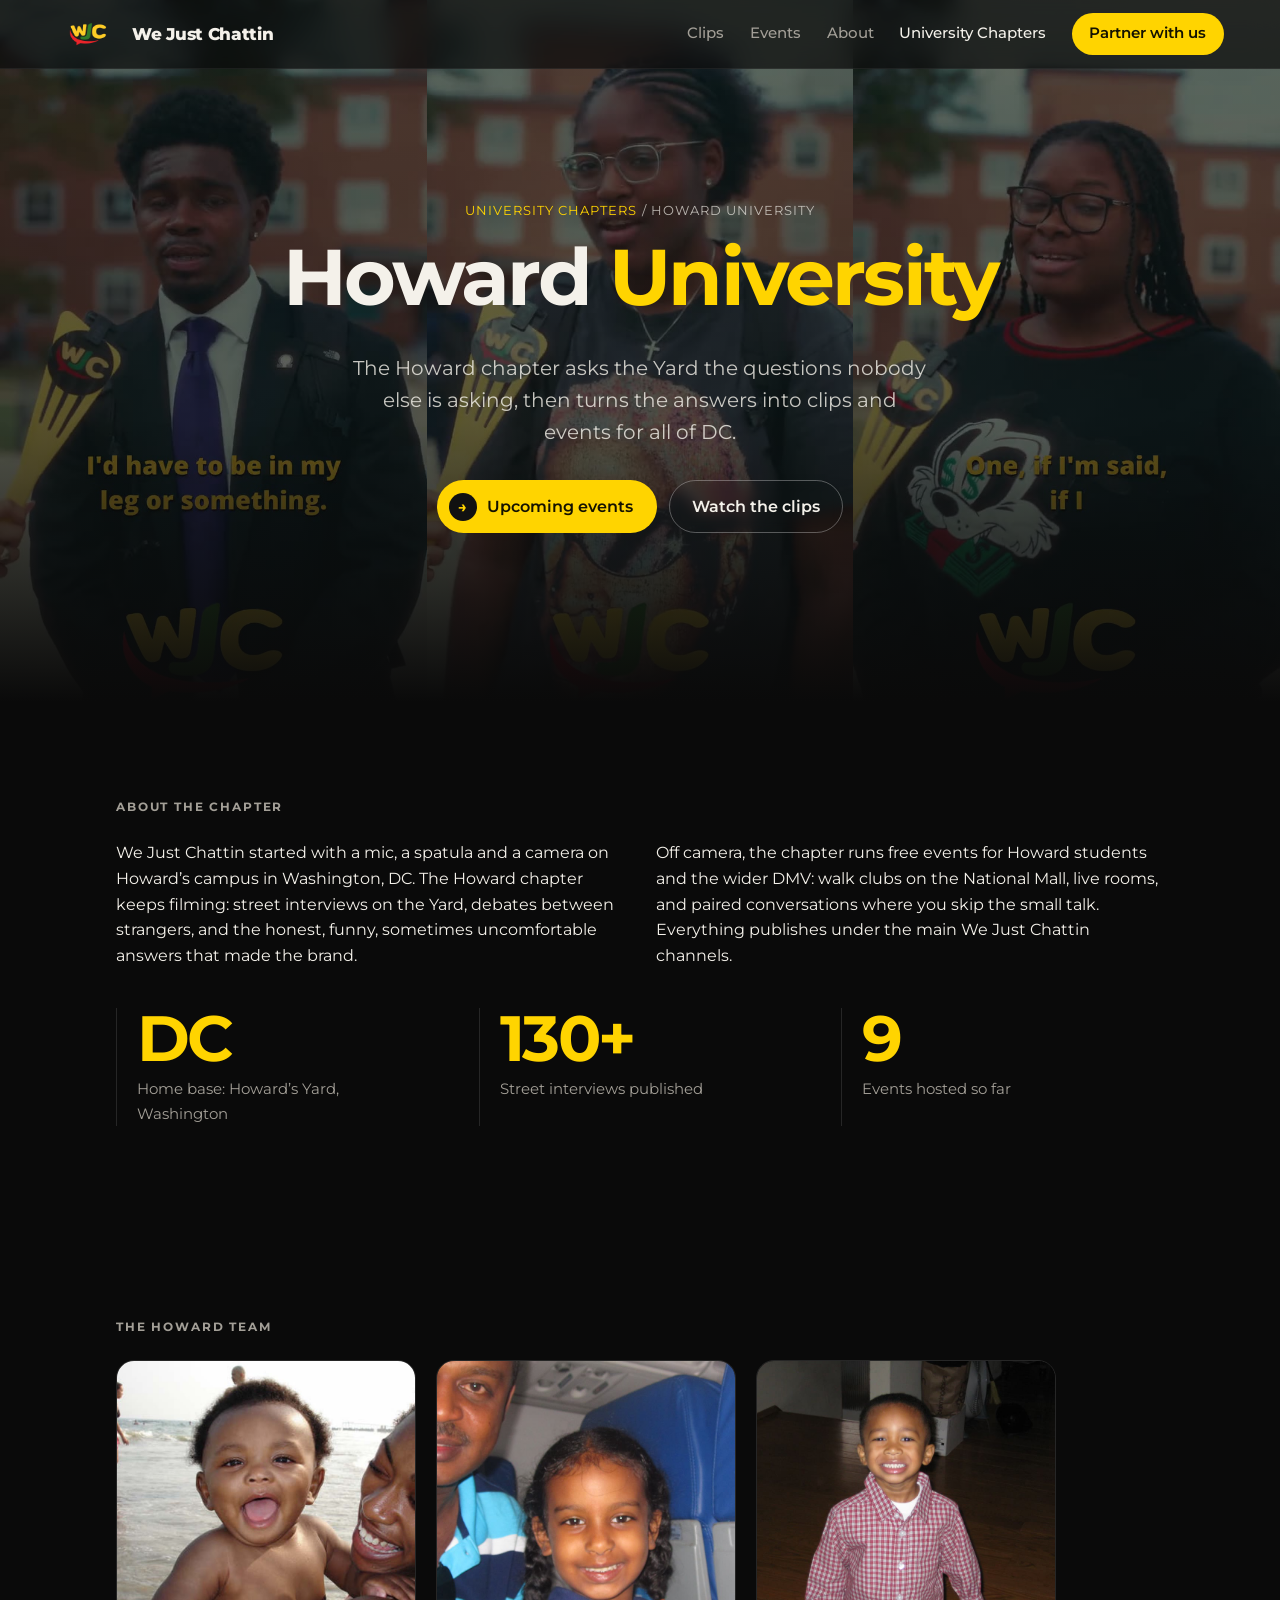
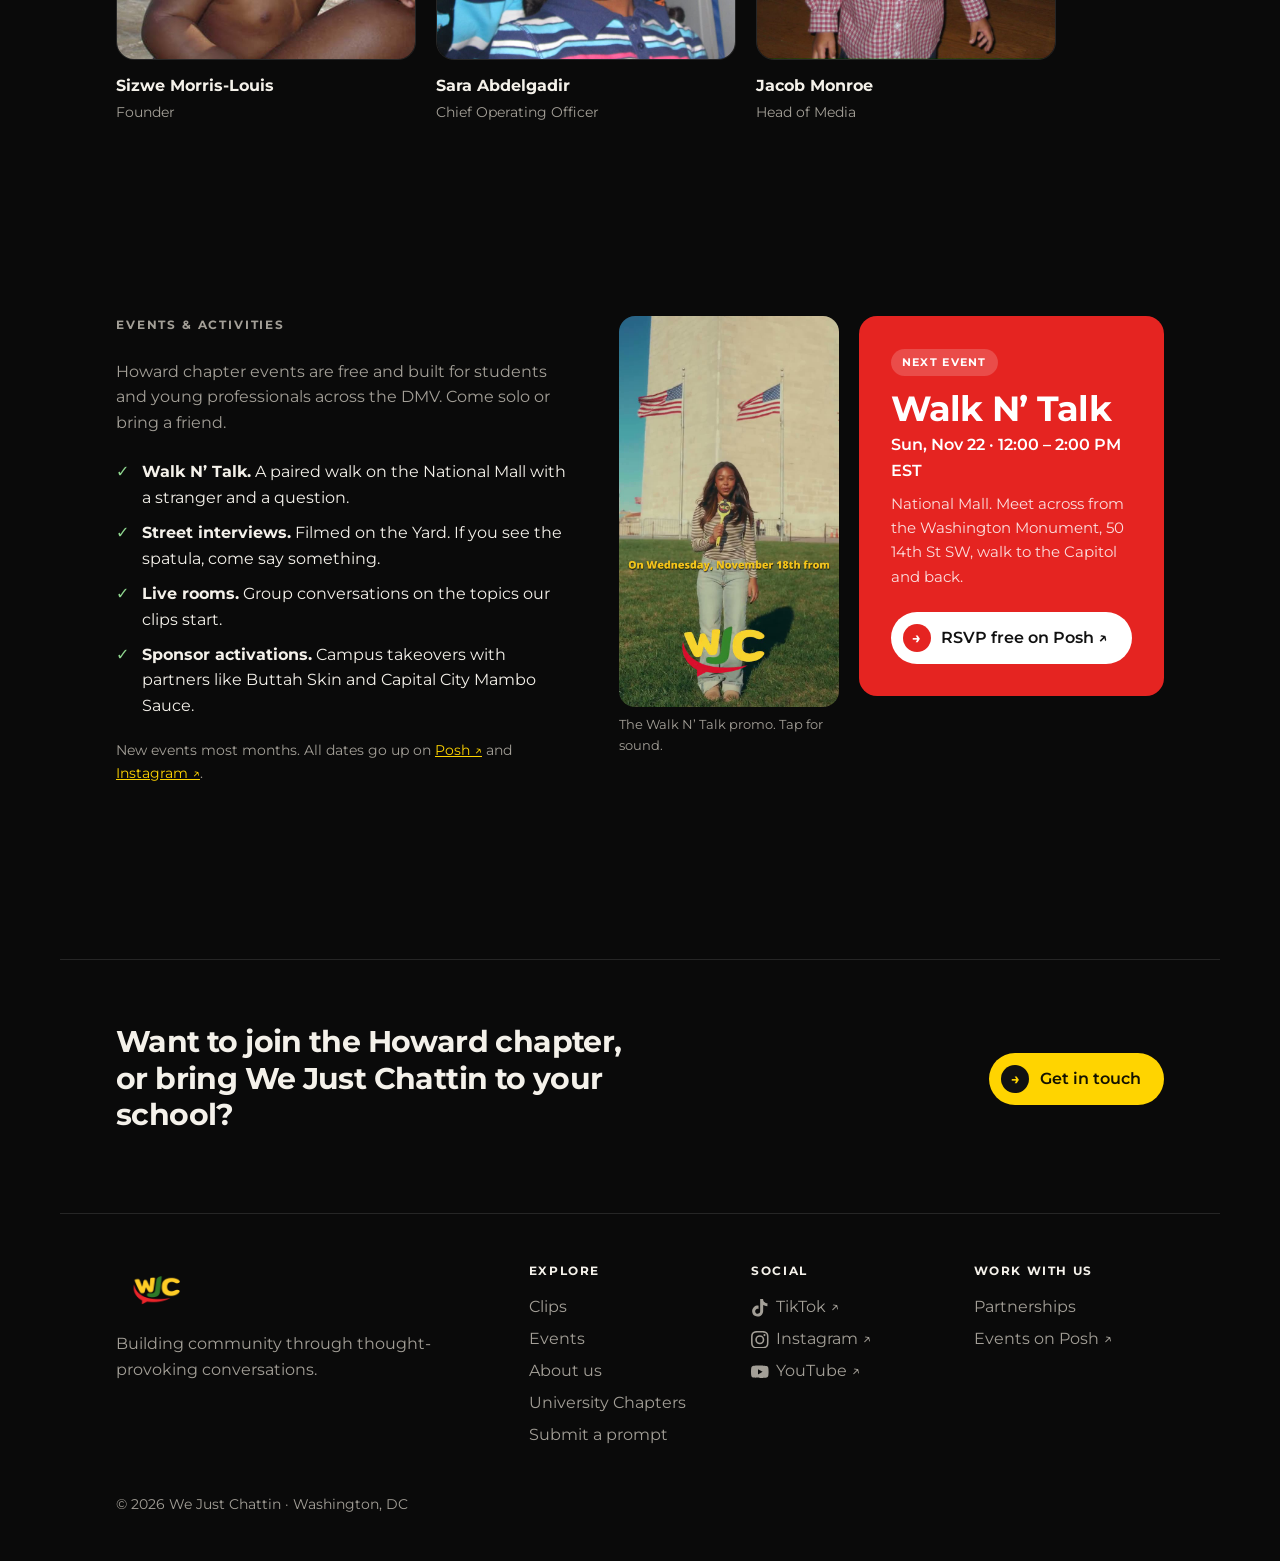
<file: chapters/howard.html>
<!doctype html>
<html lang="en">
<head>
  <meta charset="utf-8">
  <meta name="viewport" content="width=device-width, initial-scale=1">
  <title>Howard University Chapter · We Just Chattin</title>
  <meta name="description" content="The Howard University chapter of We Just Chattin: the team, the street interviews on the Yard, and upcoming events in Washington, DC.">
  <meta property="og:title" content="Howard University Chapter · We Just Chattin">
  <meta property="og:description" content="The Howard University chapter of We Just Chattin: the team, the street interviews on the Yard, and upcoming events in Washington, DC.">
  <meta property="og:image" content="../assets/logo.png">
  <link rel="icon" href="../assets/logo.png">
  <link rel="preconnect" href="https://fonts.googleapis.com">
  <link href="https://fonts.googleapis.com/css2?family=Montserrat:wght@500;600;700;800;900&family=Permanent+Marker&display=swap" rel="stylesheet">
  <link rel="stylesheet" href="../styles.css?v=25">
</head>
<body>
  <header class="nav">
    <a class="brand" href="../index.html"><img src="../assets/logo.png" alt=""><span>We Just Chattin</span></a>
    <button class="menu-btn" aria-label="Open menu" aria-expanded="false">☰</button>
    <nav>
      <a href="../clips.html">Clips</a>
      <a href="../events.html">Events</a>
      <a href="../about.html">About</a>
      <a href="../chapters/" aria-current="page">University Chapters</a>
      <a href="../partnerships.html" class="nav-cta">Partner with us</a>
    </nav>
  </header>

  <main>
    <section class="hero short">
      <div class="wall three" aria-hidden="true">
        <video autoplay muted loop playsinline preload="auto" poster="../assets/hero/wall-2.jpg"><source src="../assets/hero/wall-2.mp4" type="video/mp4"></video>
        <video autoplay muted loop playsinline preload="auto" poster="../assets/hero/wall-4.jpg"><source src="../assets/hero/wall-4.mp4" type="video/mp4"></video>
        <video autoplay muted loop playsinline preload="auto" poster="../assets/hero/wall-1.jpg"><source src="../assets/hero/wall-1.mp4" type="video/mp4"></video>
      </div>
      <div class="hero-inner">
        <p class="crumb"><a href="index.html">University Chapters</a> / Howard University</p>
        <h1>Howard <em>University</em></h1>
        <p class="lede">The Howard chapter asks the Yard the questions nobody else is asking, then turns the answers into clips and events for all of DC.</p>
        <div class="actions center">
          <a class="btn primary" href="#events">Upcoming events</a>
          <a class="btn ghost" href="../clips.html">Watch the clips</a>
        </div>
      </div>
    </section>

    <section class="section chapter-intro">
      <p class="label">About the chapter</p>
      <div class="two-col">
        <p>We Just Chattin started with a mic, a spatula and a camera on Howard&rsquo;s campus in Washington, DC. The Howard chapter keeps filming: street interviews on the Yard, debates between strangers, and the honest, funny, sometimes uncomfortable answers that made the brand.</p>
        <p>Off camera, the chapter runs free events for Howard students and the wider DMV: walk clubs on the National Mall, live rooms, and paired conversations where you skip the small talk. Everything publishes under the main We Just Chattin channels.</p>
      </div>
      <div class="stats compact">
        <div class="stat"><strong>DC</strong><span>Home base: Howard&rsquo;s Yard, Washington</span></div>
        <div class="stat"><strong>130+</strong><span>Street interviews published</span></div>
        <div class="stat"><strong>9</strong><span>Events hosted so far</span></div>
      </div>
    </section>

    <section id="team" class="section">
      <p class="label">The Howard team</p>
      <div class="team">
        <figure class="member"><img src="../assets/team/sizwe.jpg" alt="Baby photo of Sizwe Morris-Louis with his mom at the beach"><figcaption><strong>Sizwe Morris-Louis</strong><span>Founder</span></figcaption></figure>
        <figure class="member"><img src="../assets/team/sara.jpg" alt="Baby photo of Sara Abdelgadir on a plane"><figcaption><strong>Sara Abdelgadir</strong><span>Chief Operating Officer</span></figcaption></figure>
        <figure class="member"><img src="../assets/team/jacob.jpg" alt="Baby photo of Jacob Monroe in a plaid shirt"><figcaption><strong>Jacob Monroe</strong><span>Head of Media</span></figcaption></figure>
      </div>
    </section>

    <section id="events" class="section attend">
      <div class="attend-copy">
        <p class="label">Events &amp; activities</p>
        <p>Howard chapter events are free and built for students and young professionals across the DMV. Come solo or bring a friend.</p>
        <ul class="checks">
          <li><strong>Walk N&rsquo; Talk.</strong> A paired walk on the National Mall with a stranger and a question.</li>
          <li><strong>Street interviews.</strong> Filmed on the Yard. If you see the spatula, come say something.</li>
          <li><strong>Live rooms.</strong> Group conversations on the topics our clips start.</li>
          <li><strong>Sponsor activations.</strong> Campus takeovers with partners like Buttah Skin and Capital City Mambo Sauce.</li>
        </ul>
        <p class="muted small">New events most months. All dates go up on <a href="https://posh.vip/e/walk-n-talk-1" target="_blank" rel="noopener">Posh ↗</a> and <a href="https://www.instagram.com/wejchattin/" target="_blank" rel="noopener">Instagram ↗</a>.</p>
      </div>
      <div class="attend-media">
        <figure class="walk-video">
          <video muted loop playsinline preload="metadata" poster="../assets/events/walk-n-talk.jpg" data-src="../assets/events/walk-n-talk.mp4"></video>
          <figcaption>The Walk N&rsquo; Talk promo. Tap for sound.</figcaption>
        </figure>
        <aside class="next-event">
          <span class="chip">Next event</span>
          <h3>Walk N&rsquo; Talk</h3>
          <p class="date">Sun, Nov 22 &middot; 12:00 &ndash; 2:00 PM EST</p>
          <p class="where">National Mall. Meet across from the Washington Monument, 50 14th St SW, walk to the Capitol and back.</p>
          <a class="btn light" href="https://posh.vip/e/walk-n-talk-1" target="_blank" rel="noopener">RSVP free on Posh ↗</a>
        </aside>
      </div>
    </section>

    <section class="cta-band">
      <p>Want to join the Howard chapter, or bring We Just Chattin to your school?</p>
      <a class="btn primary" href="mailto:hello@wejustchattin.com?subject=We%20Just%20Chattin%20Howard%20chapter">Get in touch</a>
    </section>
  </main>

  <footer>
    <div class="foot-grid">
      <div>
        <img class="foot-logo" src="../assets/logo.png" alt="We Just Chattin">
        <p class="muted">Building community through thought-provoking conversations.</p>
      </div>
      <div>
        <p class="foot-h">Explore</p>
        <a href="../clips.html">Clips</a>
        <a href="../events.html">Events</a>
        <a href="../about.html">About us</a>
        <a href="../chapters/">University Chapters</a>
        <a href="../prompt.html">Submit a prompt</a>
      </div>
      <div>
        <p class="foot-h">Social</p>
        <a href="https://www.tiktok.com/@wejchattin" target="_blank" rel="noopener"><svg class="icon" viewBox="0 0 24 24" aria-hidden="true"><path fill="currentColor" d="M12.53.02C13.84 0 15.14.01 16.44 0c.08 1.53.63 3.09 1.75 4.17 1.12 1.11 2.7 1.62 4.24 1.79v4.03c-1.44-.05-2.89-.35-4.2-.97-.57-.26-1.1-.59-1.62-.93-.01 2.92.01 5.84-.02 8.75-.08 1.4-.54 2.79-1.35 3.94-1.31 1.92-3.58 3.17-5.91 3.21-1.43.08-2.86-.31-4.08-1.03-2.02-1.19-3.44-3.37-3.65-5.71-.02-.5-.03-1-.01-1.49.18-1.9 1.12-3.72 2.58-4.96 1.66-1.44 3.98-2.13 6.15-1.72.02 1.48-.04 2.96-.04 4.44-.99-.32-2.15-.23-3.02.37-.63.41-1.11 1.04-1.36 1.75-.21.51-.15 1.07-.14 1.61.24 1.64 1.82 3.02 3.5 2.87 1.12-.01 2.19-.66 2.77-1.61.19-.33.4-.67.41-1.06.1-1.79.06-3.57.07-5.36.01-4.03-.01-8.05.02-12.07z"/></svg>TikTok ↗</a>
        <a href="https://www.instagram.com/wejchattin/" target="_blank" rel="noopener"><svg class="icon" viewBox="0 0 24 24" aria-hidden="true"><path fill="currentColor" d="M7.03.08C5.76.14 4.9.34 4.14.64c-.78.3-1.44.71-2.1 1.37C1.38 2.67.98 3.33.68 4.11.38 4.87.18 5.73.13 7c-.06 1.27-.07 1.68-.07 4.92 0 3.24.02 3.65.08 4.92.06 1.27.26 2.14.56 2.9.3.78.71 1.44 1.37 2.1.66.66 1.32 1.06 2.1 1.36.76.3 1.63.5 2.9.55 1.27.06 1.68.07 4.92.07s3.65-.02 4.92-.08c1.27-.06 2.14-.26 2.9-.56.78-.3 1.44-.71 2.1-1.37.66-.66 1.06-1.32 1.36-2.1.3-.76.5-1.63.55-2.9.06-1.27.07-1.68.07-4.92s-.02-3.65-.08-4.92c-.06-1.27-.26-2.14-.56-2.9-.3-.78-.71-1.44-1.37-2.1-.66-.66-1.32-1.06-2.1-1.36-.76-.3-1.63-.5-2.9-.55C15.65.01 15.24 0 12 0 8.76 0 8.35.02 7.03.08zm.15 21.65c-1.16-.05-1.8-.25-2.22-.41-.56-.22-.96-.48-1.38-.9-.42-.42-.68-.82-.9-1.38-.16-.42-.36-1.05-.41-2.22-.06-1.26-.07-1.63-.08-4.82 0-3.19 0-3.56.06-4.82.05-1.16.25-1.8.41-2.22.22-.56.48-.96.9-1.38.42-.42.82-.68 1.38-.9.42-.16 1.05-.36 2.22-.41 1.26-.06 1.63-.07 4.82-.08 3.19 0 3.56 0 4.82.06 1.16.05 1.8.25 2.22.41.56.22.96.48 1.38.9.42.42.68.82.9 1.38.16.42.36 1.05.41 2.22.06 1.26.07 1.63.08 4.82 0 3.19 0 3.56-.06 4.82-.05 1.16-.25 1.8-.41 2.22-.22.56-.48.96-.9 1.38-.42.42-.82.68-1.38.9-.42.16-1.05.36-2.22.41-1.26.06-1.63.07-4.82.08-3.19 0-3.56 0-4.82-.06zM16.95 5.6a1.44 1.44 0 1 0 2.88 0 1.44 1.44 0 0 0-2.88 0zM5.84 12.01a6.16 6.16 0 1 0 12.32-.02 6.16 6.16 0 0 0-12.32.02zM8 12a4 4 0 1 1 8 0 4 4 0 0 1-8 0z"/></svg>Instagram ↗</a>
        <a href="https://www.youtube.com/@WejChattin" target="_blank" rel="noopener"><svg class="icon" viewBox="0 0 24 24" aria-hidden="true"><path fill="currentColor" d="M23.5 6.19a3.02 3.02 0 0 0-2.12-2.14C19.5 3.55 12 3.55 12 3.55s-7.5 0-9.38.5A3.02 3.02 0 0 0 .5 6.19C0 8.07 0 12 0 12s0 3.93.5 5.81a3.02 3.02 0 0 0 2.12 2.14c1.88.5 9.38.5 9.38.5s7.5 0 9.38-.5a3.02 3.02 0 0 0 2.12-2.14C24 15.93 24 12 24 12s0-3.93-.5-5.81zM9.55 15.57V8.43L15.82 12l-6.27 3.57z"/></svg>YouTube ↗</a>
      </div>
      <div>
        <p class="foot-h">Work with us</p>
        <a href="../partnerships.html">Partnerships</a>
        <a href="https://posh.vip/e/walk-n-talk-1" target="_blank" rel="noopener">Events on Posh ↗</a>
      </div>
    </div>
    <p class="copy">&copy; <span id="year"></span> We Just Chattin &middot; Washington, DC</p>
  </footer>

  <script src="../site.js?v=17"></script>
</body>
</html>
</file>
<file: styles.css>
/* ---------- Tokens ---------- */
:root {
  --bg: #0a0a0a;
  --bg-2: #121212;
  --surface: #171717;
  --border: #262626;
  --text: #f4f1ea;
  --muted: #a39f97;
  --yellow: #ffd400;   /* logo */
  --green: #2e8b2e;    /* logo */
  --red: #e52421;      /* logo */
  --accent: var(--yellow);
  --accent-ink: #141200;
  --radius: 18px;
  --max: 1160px;
  --gutter: clamp(1.25rem, 5vw, 3.5rem);
}

* { box-sizing: border-box; }
html { scroll-behavior: smooth; }
body { margin: 0; background: var(--bg); color: var(--text); font-family: "Montserrat", system-ui, -apple-system, sans-serif; line-height: 1.6; -webkit-font-smoothing: antialiased; }
img, video { max-width: 100%; display: block; }
a { color: inherit; }
p { margin: 0 0 1em; }
.muted { color: var(--muted); }

/* ---------- Type (Grail-style serif statements) ---------- */
h1, .display { font-family: "Montserrat", system-ui, sans-serif; font-weight: 700; letter-spacing: -0.035em; line-height: 1.0; margin: 0 0 0.45em; }
h1 { font-size: clamp(2rem, min(6.2vw, 9vh), 5rem); }
h2.display { font-size: clamp(1.9rem, 4.2vw, 3.1rem); }
h1 em, .display em { font-style: normal; color: var(--accent); }
h3 { font-weight: 800; font-size: 1.15rem; margin: 0 0 0.4em; line-height: 1.2; }
.eyebrow { display: inline-block; font-size: 0.72rem; font-weight: 600; letter-spacing: 0.18em; text-transform: uppercase; color: var(--muted); margin-bottom: 1.5rem; }
.chip { display: inline-block; font-size: 0.68rem; font-weight: 700; letter-spacing: 0.12em; text-transform: uppercase; color: #8fd68f; background: rgba(46,139,46,0.18); border-radius: 999px; padding: 0.3rem 0.7rem; margin-bottom: 0.9rem; }
.lede { font-size: clamp(1.05rem, 1.8vw, 1.25rem); color: var(--muted); max-width: 36rem; margin-left: auto; margin-right: auto; }
.section-head { max-width: 44rem; margin-bottom: 2.5rem; }
.section-lede { color: var(--muted); max-width: 36rem; }
.section-lede.center { margin: 0 auto 1.5rem; }

.label { font-size: 0.72rem; font-weight: 700; letter-spacing: 0.16em; text-transform: uppercase; color: var(--muted); margin: 0 0 1.5rem; }
.label span { font-weight: 500; letter-spacing: 0.04em; text-transform: none; }

/* ---------- Nav ---------- */
.nav { position: fixed; top: 0; left: 0; right: 0; z-index: 20; display: flex; align-items: center; justify-content: space-between; gap: 1rem; padding: 0.75rem var(--gutter); background: rgba(10,10,10,0.7); backdrop-filter: blur(14px); border-bottom: 1px solid rgba(255,255,255,0.06); }
.brand { display: flex; align-items: center; gap: 0.65rem; text-decoration: none; color: var(--text); font-weight: 800; font-size: 1.05rem; letter-spacing: -0.02em; white-space: nowrap; }
.brand img { height: 44px; width: auto; }
.nav nav { display: flex; align-items: center; gap: 1.6rem; }
.nav nav a { text-decoration: none; color: var(--muted); font-weight: 500; font-size: 0.92rem; }
.nav nav a:hover, .nav nav a[aria-current] { color: var(--text); }
.nav-cta { color: var(--accent-ink) !important; background: var(--accent); padding: 0.55rem 1.1rem; border-radius: 999px; font-weight: 600 !important; }
.menu-btn { display: none; background: none; border: 1px solid var(--border); color: var(--text); font-size: 1.1rem; border-radius: 10px; padding: 0.4rem 0.7rem; }

/* ---------- Layout ---------- */
main > .section, main > .stats, main > .cta-band, main > .logo-strip { max-width: var(--max); margin-left: auto; margin-right: auto; padding-left: var(--gutter); padding-right: var(--gutter); }
.section { scroll-margin-top: 5rem; padding-top: clamp(3.5rem, 8vw, 6rem); padding-bottom: clamp(3.5rem, 8vw, 6rem); }

/* ---------- Buttons ---------- */
.actions { display: flex; gap: 0.75rem; flex-wrap: wrap; margin-top: 2rem; }
.actions.center { justify-content: center; }
.btn { display: inline-flex; align-items: center; gap: 0.65rem; padding: 0.7rem 1.4rem 0.7rem 0.7rem; border-radius: 999px; font-weight: 600; text-decoration: none; border: 1.5px solid transparent; transition: background 0.15s, border-color 0.15s, filter 0.15s; }
.btn:hover { filter: brightness(1.08); }
.btn.primary { background: var(--accent); color: var(--accent-ink); }
.btn.primary::before, .btn.dark::before, .btn.light::before { content: "\2192"; display: inline-grid; place-items: center; width: 1.75rem; height: 1.75rem; border-radius: 50%; background: #111; color: var(--yellow); font-size: 0.95rem; font-weight: 700; flex: 0 0 auto; }
.btn.dark { background: #141200; color: #fff; }
.btn.dark::before { background: var(--yellow); color: #141200; }
.btn.light::before { background: var(--red); color: #fff; }
.btn.ghost { padding: 0.8rem 1.4rem; }
.btn.primary:hover { background: #ffe14d; }
.btn.ghost { border-color: rgba(255,255,255,0.3); color: var(--text); backdrop-filter: blur(6px); }
.btn.ghost:hover { border-color: var(--text); }
.btn.light { background: #fff; color: #111; }

/* ---------- Hero with video wall ---------- */
.hero { position: relative; min-height: 100svh; display: grid; place-items: center; text-align: center; padding: 7rem var(--gutter) 5rem; overflow: hidden; isolation: isolate; }
.hero.short { min-height: 78svh; }
.wall { position: absolute; inset: 0; z-index: -2; display: grid; grid-template-columns: repeat(5, 1fr); gap: 0; }
.wall.three { grid-template-columns: repeat(3, 1fr); }
.wall video { width: 100%; height: 100%; object-fit: cover; filter: saturate(0.9); }
.hero::before { content: ""; position: absolute; inset: 0; z-index: -1; background: linear-gradient(to bottom, rgba(10,10,10,0.55), rgba(10,10,10,0.62) 60%, var(--bg) 100%); }
.hero-inner { max-width: 60rem; }
.hero .lede { color: rgba(244,241,234,0.8); }

/* ---------- Stats (Jubilee-style, no boxes) ---------- */
.stats { display: grid; grid-template-columns: repeat(4, 1fr); gap: 2rem 2.5rem; padding-top: 3.5rem; padding-bottom: 1.5rem; }
.stat { border-left: 1px solid var(--border); padding-left: 1.25rem; }
.stat strong { display: block; font-weight: 700; letter-spacing: -0.04em; line-height: 0.95; font-size: clamp(2.6rem, 5.5vw, 4.6rem); color: var(--accent); margin-bottom: 0.5rem; }
.stat span { display: block; color: var(--muted); font-size: 0.95rem; max-width: 16rem; }
.stats.big { grid-template-columns: repeat(2, 1fr); gap: 3rem 4rem; padding: 0; }
.stats.big .stat strong { font-size: clamp(3.4rem, 8vw, 7rem); }
.stats.big .stat span { font-size: 1.05rem; max-width: 22rem; }
.stats-link { grid-column: 1 / -1; font-size: 0.9rem; font-weight: 600; text-decoration: none; }
.stats-link:hover { color: var(--accent); }

/* ---------- Most-watched reel: poster cards + lightbox ---------- */
.reel { display: flex; gap: 1rem; overflow-x: auto; scroll-snap-type: x mandatory; padding: 0.25rem var(--gutter) 1rem; margin: 0 calc(-1 * var(--gutter)); scrollbar-width: none; }
.reel::-webkit-scrollbar { display: none; }
.tok { flex: 0 0 auto; width: clamp(210px, 20vw, 260px); margin: 0; scroll-snap-align: start; }
.tok-poster { display: block; position: relative; width: 100%; aspect-ratio: 9 / 16; padding: 0; border: 0; border-radius: 16px; overflow: hidden; background: var(--surface); }
.tok-poster img { width: 100%; height: 100%; object-fit: cover; transition: transform 0.35s ease; }
.tok-poster:hover img { transform: scale(1.04); }
.tok-poster::after { content: ""; position: absolute; inset: 0; background: linear-gradient(to top, rgba(0,0,0,0.45), transparent 45%); }
.tok-poster .play { position: absolute; left: 50%; top: 50%; width: 58px; height: 58px; margin: -29px 0 0 -29px; border-radius: 50%; background: var(--accent); z-index: 1; display: grid; place-items: center; transition: transform 0.2s; box-shadow: 0 8px 24px rgba(0,0,0,0.35); }
.tok-poster .play::before { content: ""; width: 0; height: 0; border-style: solid; border-width: 11px 0 11px 19px; border-color: transparent transparent transparent var(--accent-ink); margin-left: 4px; }
.tok-poster:hover .play { transform: scale(1.08); }
.tok figcaption { padding: 0.8rem 0.1rem 0; font-size: 0.9rem; }
.tok figcaption strong { display: block; font-weight: 700; line-height: 1.3; margin-bottom: 0.25rem; }
.tok figcaption .plat { display: inline-flex; align-items: center; gap: 0.4rem; color: var(--accent); font-weight: 700; }
.tok figcaption .plat .icon { width: 1rem; height: 1rem; color: var(--text); }
.tok.more { display: grid; place-items: center; width: 200px; aspect-ratio: 9 / 16; text-decoration: none; background: var(--accent); color: var(--accent-ink); border-radius: 16px; font-weight: 800; font-size: 1.2rem; line-height: 1.15; text-align: center; letter-spacing: -0.02em; }
.tok.more.ig { background: var(--surface); color: var(--text); border: 1px solid var(--border); }

.player { border: 0; padding: 0; background: transparent; max-width: none; max-height: none; width: fit-content; height: fit-content; margin: auto; overflow: visible; }
.player::backdrop { background: rgba(0,0,0,0.85); backdrop-filter: blur(6px); }
.player-frame { width: min(360px, 92vw); height: min(640px, 82vh); border-radius: 18px; overflow: hidden; background: #000; }
.player-frame iframe { width: 100%; height: 100%; border: 0; display: block; }
.player.instagram .player-frame iframe { height: calc(100% + 130px); margin-top: -54px; }
.player-close { position: absolute; top: -2.6rem; right: 0; background: none; border: 0; color: #fff; font-size: 1.4rem; }
.player-link { display: block; margin-top: 0.8rem; text-align: center; color: var(--muted); text-decoration: none; font-size: 0.9rem; }
.player-link:hover { color: var(--text); }

/* ---------- Channels ---------- */
.channels { display: grid; grid-template-columns: repeat(auto-fit, minmax(260px, 1fr)); gap: 1rem; }
.channel { position: relative; display: flex; flex-direction: column; gap: 0.3rem; background: var(--surface); border: 1px solid var(--border); border-radius: var(--radius); padding: 1.6rem 1.75rem; text-decoration: none; transition: border-color 0.15s; }
.channel:hover { border-color: var(--accent); }
.channel .label { display: flex; align-items: center; gap: 0.5rem; font-size: 0.72rem; letter-spacing: 0.14em; text-transform: uppercase; color: var(--muted); margin-bottom: 0.4rem; }
.icon { width: 1.35rem; height: 1.35rem; flex: 0 0 auto; }
.channel .icon { width: 1.6rem; height: 1.6rem; color: var(--text); }
.channel:hover .icon { color: var(--accent); }
.foot-grid a .icon { display: inline-block; vertical-align: -0.3em; margin-right: 0.45rem; width: 1.1rem; height: 1.1rem; }
.channel strong { font-family: "Montserrat", sans-serif; font-weight: 700; letter-spacing: -0.02em; font-size: 1.5rem; line-height: 1.1; }
.channel .meta { color: var(--muted); font-size: 0.9rem; }
.channel .arrow { position: absolute; top: 1.4rem; right: 1.6rem; color: var(--accent); font-size: 1.2rem; }

/* ---------- Attend ---------- */
.attend { display: grid; grid-template-columns: 1fr 1.2fr; gap: 3rem; align-items: start; }
.attend-media { display: grid; grid-template-columns: minmax(0, 220px) 1fr; gap: 1.25rem; align-items: start; }
.walk-video { margin: 0; }
.walk-video video { width: 100%; aspect-ratio: 9 / 16; object-fit: cover; border-radius: 16px; background: var(--surface); display: block; }
.walk-video.sound video { outline: 2px solid var(--accent); }
.walk-video figcaption { font-size: 0.8rem; color: var(--muted); margin-top: 0.5rem; }
.attend-copy p { color: var(--muted); }
.checks { list-style: none; padding: 0; margin: 1.5rem 0 0; display: grid; gap: 0.6rem; }
.checks li { padding-left: 1.6rem; position: relative; }
.checks li::before { content: "✓"; position: absolute; left: 0; color: #8fd68f; font-weight: 700; }
.next-event { background: var(--red); color: #fff; border-radius: var(--radius); padding: 2rem; }
.next-event .chip { background: rgba(255,255,255,0.18); color: #fff; }
.next-event h3 { font-family: "Montserrat", sans-serif; font-weight: 700; letter-spacing: -0.02em; font-size: 2.2rem; line-height: 1; margin-bottom: 0.4rem; }
.next-event .date { font-weight: 600; margin-bottom: 0.5rem; }
.next-event .where { color: rgba(255,255,255,0.85); font-size: 0.95rem; }
.next-event .btn { margin-top: 0.5rem; }

/* ---------- Team ---------- */
.team { display: grid; grid-template-columns: repeat(auto-fill, minmax(200px, 300px)); gap: 1.25rem; }
.member { margin: 0; }
.member img { aspect-ratio: 1; object-fit: cover; border-radius: var(--radius); border: 1px solid var(--border); transition: transform 0.25s; }
.member:hover img { transform: rotate(-1.5deg); }
.member figcaption { margin-top: 0.8rem; }
.member strong { display: block; }
.member span { color: var(--muted); font-size: 0.9rem; }

/* ---------- CTA band ---------- */
.cta-band { margin-top: clamp(2rem, 6vw, 4rem); padding-top: clamp(2.5rem, 6vw, 4rem); padding-bottom: clamp(3rem, 7vw, 5rem); border-top: 1px solid var(--border); display: flex; flex-wrap: wrap; align-items: center; justify-content: space-between; gap: 1.5rem 3rem; text-align: left; }
.cta-band p { color: var(--text); font-size: clamp(1.3rem, 2.4vw, 1.9rem); font-weight: 700; letter-spacing: -0.02em; line-height: 1.2; max-width: 34rem; margin: 0; }

/* ---------- Partnerships page ---------- */
.logo-strip { padding-top: 2rem; padding-bottom: 1.5rem; }
.strip-label { font-size: 0.72rem; letter-spacing: 0.14em; text-transform: uppercase; color: var(--muted); margin-bottom: 1rem; }
.logo-strip ul { list-style: none; padding: 0; margin: 0; display: flex; flex-wrap: wrap; gap: 1.5rem 4rem; align-items: center; }
.logo-strip li { font-family: "Montserrat", sans-serif; font-weight: 800; font-size: 1.1rem; letter-spacing: 0.02em; text-transform: uppercase; color: var(--muted); opacity: 0.7; }
.logo-strip img { height: 52px; width: auto; opacity: 0.9; }
.logo-strip img[alt="Buttah Skin"] { height: 68px; }
.logo-strip li { line-height: 0; }
.steps { counter-reset: step; list-style: none; padding: 0; margin: 0; border-top: 1px solid var(--border); }
.steps li { counter-increment: step; display: grid; grid-template-columns: 4rem 1fr; gap: 1.5rem; padding: 1.75rem 0; border-bottom: 1px solid var(--border); }
.steps li::before { content: counter(step, decimal-leading-zero); font-family: "Montserrat", sans-serif; font-weight: 800; font-size: 2.2rem; color: var(--accent); line-height: 1; }
.steps p { color: var(--muted); margin: 0; }
.cases { display: grid; grid-template-columns: repeat(auto-fit, minmax(280px, 360px)); gap: 1rem; }
.case { background: var(--surface); border: 1px solid var(--border); border-radius: var(--radius); overflow: hidden; }
.case-video { width: 100%; aspect-ratio: 9 / 16; max-height: 520px; object-fit: cover; background: #000; display: block; }
.case-logo-panel { aspect-ratio: 9 / 16; max-height: 520px; display: grid; place-items: center; background: var(--bg-2); border-bottom: 1px solid var(--border); }
.case-logo-panel img { width: 70%; height: auto; }
.case .body .case-logo { height: 20px; width: auto; margin-bottom: 1rem; opacity: 0.9; }
.case .body .case-logo[alt="Buttah Skin"] { height: 28px; }
.case .body { padding: 1.5rem; }
.case .body p { color: var(--muted); }
.case .body a { color: var(--accent); font-weight: 600; text-decoration: none; }
.audience { display: grid; grid-template-columns: repeat(auto-fit, minmax(220px, 1fr)); gap: 1rem; }
.audience div { padding: 1.5rem; border: 1px solid var(--border); border-radius: var(--radius); }
.audience strong { display: block; font-family: "Montserrat", sans-serif; font-weight: 800; letter-spacing: -0.02em; font-size: 1.9rem; line-height: 1.1; margin-bottom: 0.3rem; }
.audience span { color: var(--muted); font-size: 0.9rem; }
.audience { display: grid; grid-template-columns: repeat(auto-fit, minmax(220px, 1fr)); gap: 1rem; }
.audience div { padding: 1.5rem; border: 1px solid var(--border); border-radius: var(--radius); }
.audience strong { display: block; font-family: "Montserrat", sans-serif; font-weight: 800; letter-spacing: -0.02em; font-size: 1.9rem; line-height: 1.1; margin-bottom: 0.3rem; }
.audience span { color: var(--muted); font-size: 0.9rem; }
.contact-big { text-align: center; }
.contact-big a.mail { font-family: "Montserrat", sans-serif; font-weight: 800; font-size: clamp(1.2rem, 3vw, 2.2rem); letter-spacing: -0.02em; color: var(--accent); text-decoration: none; }
.contact-big a.mail:hover { text-decoration: underline; }

/* ---------- Footer ---------- */
footer { border-top: 1px solid var(--border); padding: 3rem var(--gutter) 2rem; max-width: var(--max); margin: 0 auto; }
.foot-grid { display: grid; grid-template-columns: 2fr 1fr 1fr 1fr; gap: 2rem; }
.foot-logo { height: 56px; width: auto; margin-bottom: 0.8rem; }
.foot-grid a { display: block; text-decoration: none; color: var(--muted); margin-bottom: 0.4rem; }
.foot-grid a:hover { color: var(--text); }
.foot-h { font-size: 0.72rem; letter-spacing: 0.14em; text-transform: uppercase; color: var(--text); font-weight: 700; margin-bottom: 0.8rem; }
.copy { color: var(--muted); font-size: 0.85rem; margin-top: 2.5rem; }

/* ---------- Responsive ---------- */
@media (max-width: 900px) {
  .wall { grid-template-columns: repeat(3, 1fr); }
  .wall video:nth-child(n+4) { display: none; }
  .stats { grid-template-columns: repeat(2, 1fr); }
  .attend { grid-template-columns: 1fr; }
  .attend-media { grid-template-columns: minmax(0, 200px) 1fr; }
  .foot-grid { grid-template-columns: 1fr 1fr; }
}
@media (max-width: 600px) {
  .menu-btn { display: block; }
  .nav nav { display: none; position: absolute; top: 100%; left: 0; right: 0; flex-direction: column; align-items: flex-start; gap: 0; background: var(--bg); border-bottom: 1px solid var(--border); }
  .nav nav.open { display: flex; }
  .nav nav a { width: 100%; padding: 1rem var(--gutter); border-top: 1px solid var(--border); }
  .nav-cta { border-radius: 0 !important; }
  .wall { grid-template-columns: repeat(2, 1fr); }
  .wall video:nth-child(n+3) { display: none; }
  .hero { min-height: 86vh; padding: 5rem var(--gutter) 4rem; }
  .foot-grid { grid-template-columns: 1fr; }
  .stats, .stats.big { grid-template-columns: 1fr 1fr; gap: 1.5rem; }
  .steps li { grid-template-columns: 3rem 1fr; gap: 1rem; }
  .logo-strip img { height: 40px; }
  .logo-strip img[alt="Buttah Skin"] { height: 52px; }
  .logo-strip ul { gap: 1rem 2.5rem; }
  .team { grid-template-columns: repeat(2, 1fr); gap: 0.8rem; }
  .attend-media { grid-template-columns: 1fr; }
  .walk-video { max-width: 240px; }
  .tok { width: 62vw; }
}
@media (prefers-reduced-motion: reduce) {
  .wall video { display: none; }
  .hero { background: var(--bg-2); }
}

/* ---------- Chapters ---------- */
.chapters { display: grid; grid-template-columns: repeat(auto-fit, minmax(280px, 1fr)); gap: 1rem; }
.chapter-card { position: relative; display: block; min-height: 380px; border-radius: var(--radius); overflow: hidden; background: var(--surface); border: 1px solid var(--border); text-decoration: none; color: var(--text); isolation: isolate; transition: border-color 0.15s; }
.chapter-card:hover { border-color: var(--accent); }
.chapter-card img { position: absolute; inset: 0; width: 100%; height: 100%; object-fit: cover; z-index: -1; filter: saturate(0.85); transition: transform 0.4s; }
.chapter-card:hover img { transform: scale(1.03); }
.chapter-card::after { content: ""; position: absolute; inset: 0; z-index: -1; background: linear-gradient(to top, rgba(10,10,10,0.92) 30%, rgba(10,10,10,0.25) 70%, rgba(10,10,10,0.1)); }
.chapter-card.soon::after { background: var(--surface); }
.chapter-body { position: absolute; left: 0; right: 0; bottom: 0; padding: 1.75rem; }
.chapter-body h2 { font-family: "Montserrat", sans-serif; font-weight: 700; letter-spacing: -0.02em; font-size: 1.7rem; line-height: 1.05; margin: 0 0 0.4rem; }
.chapter-body p { color: var(--muted); margin: 0 0 1rem; max-width: 30rem; }
.chapter-body .go { color: var(--accent); font-weight: 600; }
.chapter-card.soon .chip { color: var(--muted); background: rgba(255,255,255,0.08); }
.crumb { font-size: 0.8rem; letter-spacing: 0.08em; text-transform: uppercase; color: rgba(244,241,234,0.7); margin: 0 0 1rem; }
.crumb a { color: var(--accent); text-decoration: none; }
.two-col { display: grid; grid-template-columns: 1fr 1fr; gap: 2rem; }
.two-col p { margin: 0; color: var(--text); }
.stats.compact { padding: 2.5rem 0 0; grid-template-columns: repeat(3, 1fr); }
.stats.compact .stat { min-width: 0; }
.stats.compact .stat strong { font-size: clamp(2.4rem, 5vw, 4rem); overflow-wrap: anywhere; }
.checks li strong { color: var(--text); }
.small { font-size: 0.9rem; margin-top: 1.25rem; }
.small a { color: var(--accent); }
@media (max-width: 760px) {
  .two-col { grid-template-columns: 1fr; gap: 1rem; }
  .stats.compact { grid-template-columns: 1fr 1fr; }
  .chapter-card { min-height: 320px; }
}

/* ---------- About (founder letter, Jubilee-style split) ---------- */
.about { display: grid; grid-template-columns: minmax(0, 1fr) minmax(0, 1fr); background: var(--bg-2); border-top: 1px solid var(--border); border-bottom: 1px solid var(--border); scroll-margin-top: 5rem; }
.about-text { display: flex; flex-direction: column; justify-content: center; padding: clamp(3rem, 7vw, 6rem) var(--gutter); }
.about-inner { width: 100%; max-width: calc(var(--max) / 2 - var(--gutter)); margin-left: auto; }
.about h2 { font-family: "Montserrat", sans-serif; font-weight: 700; text-transform: uppercase; letter-spacing: -0.02em; line-height: 1; font-size: clamp(2.1rem, 4.4vw, 3.5rem); margin: 0 0 2rem; }
.hand { font-family: "Permanent Marker", "Montserrat", cursive; font-weight: 400; text-transform: none; letter-spacing: 0; color: var(--accent); position: relative; display: inline-block; padding: 0 0.08em; }
.hand svg { position: absolute; left: -3%; bottom: -0.3em; width: 106%; height: 0.45em; overflow: visible; }
.about-letter p { color: var(--text); font-size: 1.02rem; line-height: 1.75; max-width: 34rem; }
.about-sign { margin-top: 1.75rem; line-height: 1.5; }
.about-sign .hand { display: block; font-size: 1.75rem; line-height: 1.1; margin: 0.2rem 0 0.1rem; padding: 0; }
.about-sign small { display: block; color: var(--muted); font-size: 0.95rem; }
.about-photo { position: relative; min-height: 32rem; }
.about-photo img { position: absolute; inset: 0; width: 100%; height: 100%; object-fit: cover; object-position: 50% 22%; }
@media (max-width: 900px) {
  .about { grid-template-columns: 1fr; }
  .about-photo { order: -1; min-height: 0; aspect-ratio: 4 / 3; }
  .about-photo img { object-position: 50% 28%; }
  .about-inner { max-width: none; }
}

/* ---------- Past events (proof cards) ---------- */
.recaps { display: grid; grid-template-columns: repeat(3, 1fr); gap: 1rem; }
.recap-card { margin: 0; background: var(--surface); border: 1px solid var(--border); border-radius: var(--radius); overflow: hidden; }
.recap-card img { width: 100%; height: auto; aspect-ratio: 4 / 3; object-fit: cover; object-position: 50% 40%; }
.recap-card div { padding: 1rem 1.1rem 1.15rem; }
.recap-card strong { display: block; font-weight: 800; font-size: 1.05rem; }
.recap-card span { display: block; color: var(--muted); font-size: 0.9rem; margin: 0.15rem 0 0.5rem; }
.recap-card a { color: var(--accent); font-size: 0.88rem; font-weight: 600; text-decoration: none; }
.recap-card a:hover { text-decoration: underline; }
.sched-label { margin-top: 2.5rem; }
.sched { list-style: none; padding: 0; margin: 0; display: grid; grid-template-columns: repeat(auto-fill, minmax(230px, 1fr)); gap: 0.6rem; }
.sched li { background: var(--surface); border: 1px solid var(--border); border-radius: 12px; padding: 0.85rem 1rem; font-size: 0.92rem; line-height: 1.4; }
.sched strong { display: block; margin-bottom: 0.1rem; }
.sched span { color: var(--muted); }
@media (max-width: 760px) { .recaps { grid-template-columns: 1fr; } }

/* ---------- Sub-pages ---------- */
.page-head { padding-top: clamp(7rem, 14vw, 9.5rem); padding-bottom: 0; }
.page-head h1 { font-size: clamp(2.2rem, 5vw, 3.8rem); margin-bottom: 0.4em; }
.page-head .section-lede { margin-bottom: 0; }
.clips-page { padding-top: 2rem; }
.explore-grid { grid-template-columns: repeat(auto-fit, minmax(230px, 1fr)); }
.explore .chapter-card { min-height: 320px; }
.explore .chapter-body { padding: 1.4rem; }
.explore .chapter-body h2 { font-size: 1.4rem; }
.explore .chapter-body p { font-size: 0.92rem; margin-bottom: 0.6rem; }
.about-us { display: grid; grid-template-columns: 1.3fr 1fr; gap: clamp(1.5rem, 4vw, 3rem); align-items: center; padding-top: 2.5rem; }
.group-photo { width: 100%; height: auto; border-radius: var(--radius); border: 1px solid var(--border); }
.mission-text { font-size: clamp(1.05rem, 1.6vw, 1.25rem); line-height: 1.65; color: var(--text); margin: 0; }
@media (max-width: 760px) { .about-us { grid-template-columns: 1fr; } .brand span { font-size: 0.95rem; } }

/* ---------- Yellow band (photo + short intro) ---------- */
.band { background: var(--yellow); color: #141200; }
.band-inner { max-width: var(--max); margin: 0 auto; padding: clamp(3rem, 6vw, 5rem) var(--gutter); display: grid; grid-template-columns: 1.15fr 1fr; gap: clamp(2rem, 5vw, 4rem); align-items: center; }
.band .label { color: rgba(20,18,0,0.6); }
.band h2 { font-family: "Montserrat", sans-serif; font-weight: 700; letter-spacing: -0.035em; line-height: 1; font-size: clamp(2rem, 4.2vw, 3.4rem); margin: 0 0 1rem; color: #141200; }
.band p { color: #141200; font-size: 1.05rem; line-height: 1.6; max-width: 30rem; margin: 0 0 1.5rem; }
.band .mission-text { font-size: clamp(1.05rem, 1.6vw, 1.25rem); }
.photo-annot { position: relative; margin: 0; }
.photo-annot img { width: 100%; height: auto; border-radius: 10px; display: block; }
.annot { position: absolute; font-family: "Permanent Marker", cursive; font-size: clamp(1.1rem, 2vw, 1.6rem); color: #fff; text-shadow: 0 1px 2px rgba(0,0,0,0.35); line-height: 1; }
.annot svg { position: absolute; width: 4.5rem; height: 4.5rem; overflow: visible; }
.annot.tl { top: 8%; left: 6%; }
.annot.tl svg { top: 100%; left: 35%; }
.annot.br { right: 7%; bottom: 10%; }
.annot.br svg { bottom: 100%; right: 30%; transform: scaleY(-1); }
/* ---------- Big staggered page index ---------- */
.big-links { padding-top: clamp(3rem, 7vw, 5rem); padding-bottom: clamp(2rem, 5vw, 3rem); }
.big-links a { display: flex; align-items: baseline; gap: 0.6em; width: fit-content; max-width: 100%; text-decoration: none; color: var(--yellow); font-family: "Montserrat", sans-serif; font-weight: 700; letter-spacing: -0.04em; line-height: 1; font-size: clamp(2.2rem, 6.2vw, 5.5rem); white-space: nowrap; padding: 0.14em 0; transition: color 0.15s; }
.big-links a span { font-family: "Montserrat", sans-serif; font-weight: 500; font-size: 0.26em; letter-spacing: 0.08em; color: var(--muted); }
.big-links a::after { content: "\2192"; font-size: 0.55em; color: var(--muted); opacity: 0; transform: translateX(-0.4em); transition: opacity 0.15s, transform 0.15s; }
.big-links a:hover { color: var(--text); }
.big-links a:hover::after { opacity: 1; transform: none; }
.big-links a.mid { margin-left: 18%; }
.big-links a.right { margin-left: 36%; }
.big-links a.in { margin-left: 8%; }
@media (max-width: 760px) {
  .band-inner { grid-template-columns: 1fr; }
  .big-links a.mid, .big-links a.right, .big-links a.in { margin-left: 0; }
  .big-links a { white-space: normal; }
  .cta-band { flex-direction: column; align-items: flex-start; }
}

/* ---------- Submit a prompt ---------- */
.prompt { display: grid; grid-template-columns: 1fr 1.3fr; gap: clamp(2rem, 5vw, 4rem); align-items: start; padding-top: 2.5rem; }
.prompt-side .checks { margin-bottom: 2rem; }
.prompt-examples { display: flex; flex-wrap: wrap; gap: 0.5rem; }
.chip-btn { font: inherit; font-size: 0.88rem; font-weight: 600; color: var(--text); background: var(--surface); border: 1px solid var(--border); border-radius: 999px; padding: 0.5rem 0.9rem; cursor: pointer; text-align: left; }
.chip-btn:hover { border-color: var(--accent); color: var(--accent); }
.prompt-form { display: flex; flex-direction: column; gap: 0.4rem; background: var(--bg-2); border: 1px solid var(--border); border-radius: var(--radius); padding: clamp(1.25rem, 3vw, 2rem); }
.prompt-form label { font-size: 0.8rem; font-weight: 700; letter-spacing: 0.08em; text-transform: uppercase; color: var(--muted); margin-top: 0.9rem; }
.prompt-form label span { font-weight: 500; letter-spacing: 0; text-transform: none; margin-left: 0.4rem; }
.prompt-form label .req { color: var(--accent); }
.prompt-form input[type="text"], .prompt-form textarea { font: inherit; font-size: 1rem; color: var(--text); background: var(--bg); border: 1px solid var(--border); border-radius: 12px; padding: 0.85rem 1rem; width: 100%; }
.prompt-form textarea { font-size: 1.15rem; line-height: 1.5; resize: vertical; min-height: 7.5rem; }
.prompt-form input:focus, .prompt-form textarea:focus { outline: none; border-color: var(--accent); box-shadow: 0 0 0 3px rgba(255,212,0,0.18); }
.prompt-row { display: grid; grid-template-columns: 1fr 1fr; gap: 0 1rem; }
.prompt-check { display: flex !important; align-items: center; gap: 0.6rem; text-transform: none !important; letter-spacing: 0 !important; font-weight: 500 !important; font-size: 0.95rem !important; color: var(--text) !important; margin: 1.1rem 0 0.4rem; }
.prompt-check input { width: 1.1rem; height: 1.1rem; accent-color: var(--accent); }
.prompt-form .btn { align-self: flex-start; margin-top: 0.8rem; border: 0; cursor: pointer; font: inherit; font-weight: 600; }
.prompt-form .btn[disabled] { opacity: 0.6; cursor: default; }
.prompt-status { margin: 0.6rem 0 0; font-size: 0.95rem; color: var(--muted); min-height: 1.4em; }
.prompt-status.ok { color: #8fd68f; }
.prompt-status.err { color: #ff8a86; }
.hp { position: absolute; left: -9999px; width: 1px; height: 1px; opacity: 0; }
@media (max-width: 760px) { .prompt { grid-template-columns: 1fr; } .prompt-row { grid-template-columns: 1fr; } }
</file>
